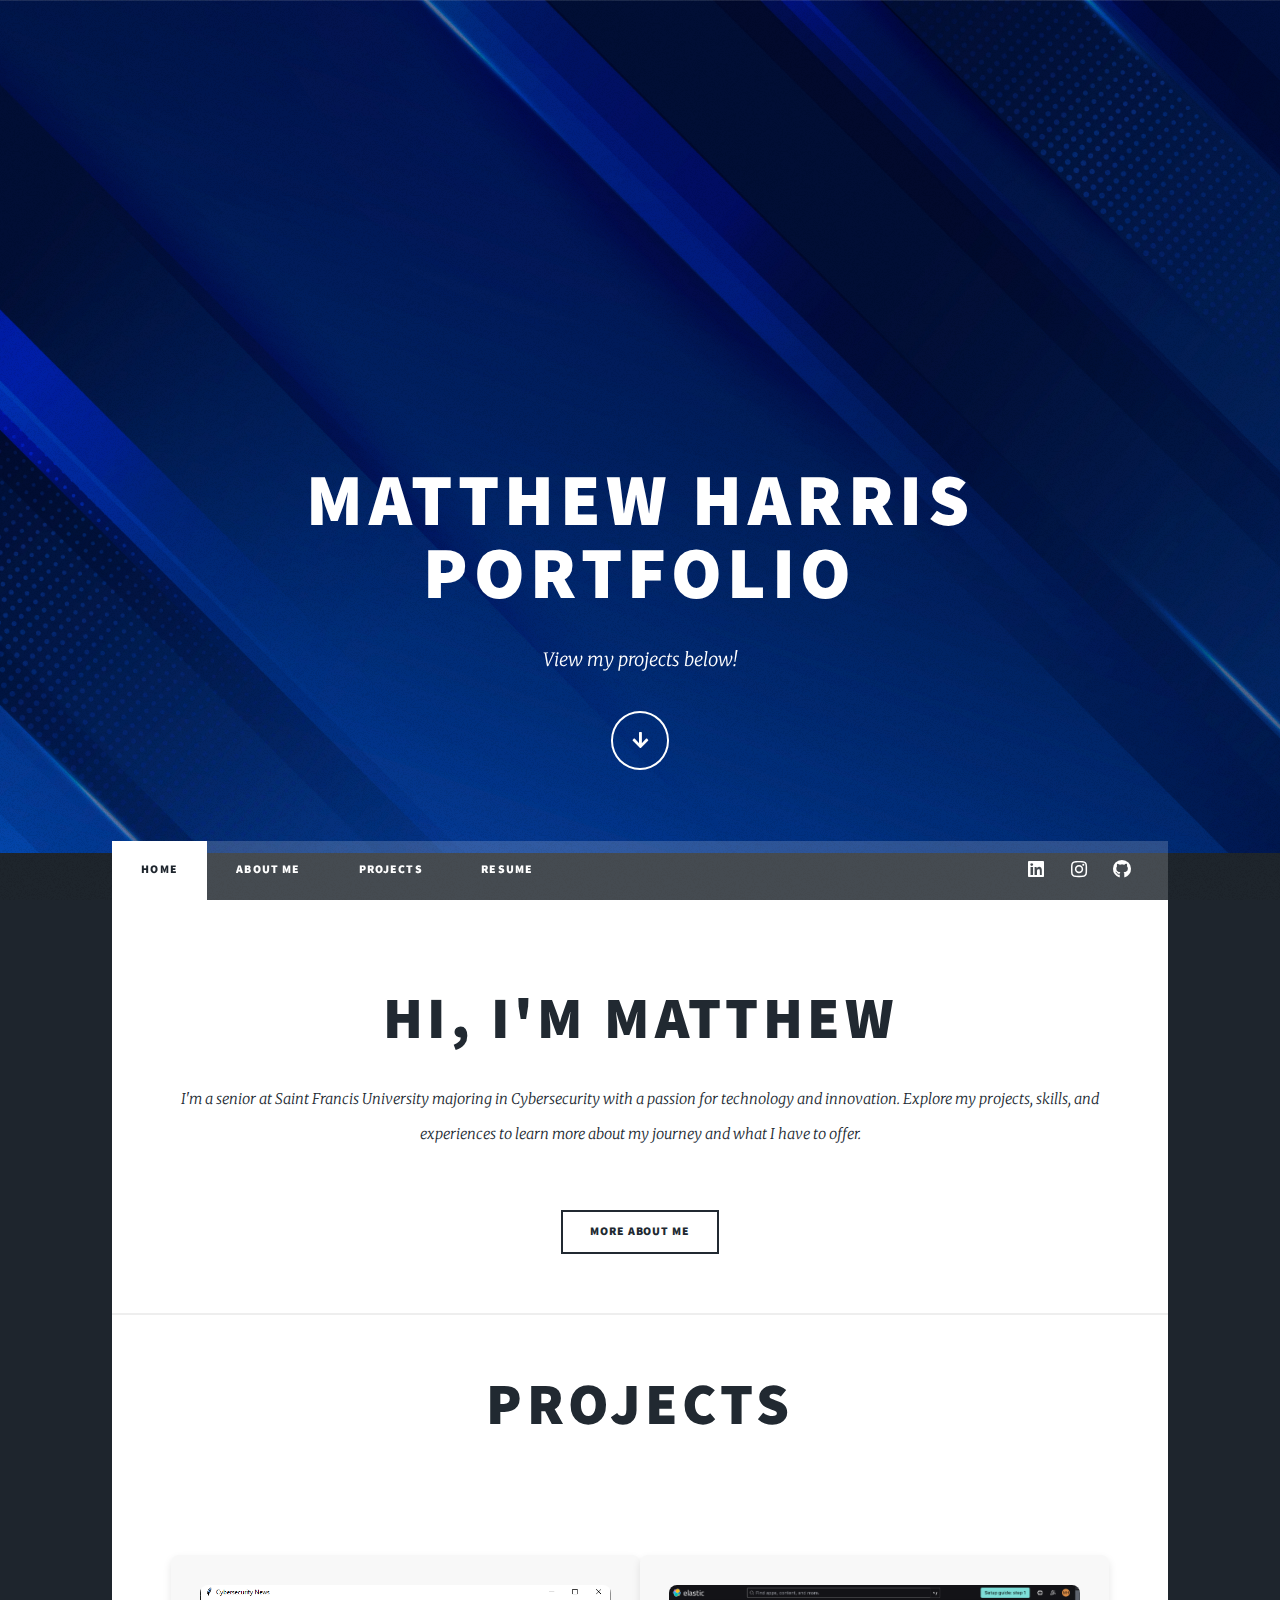
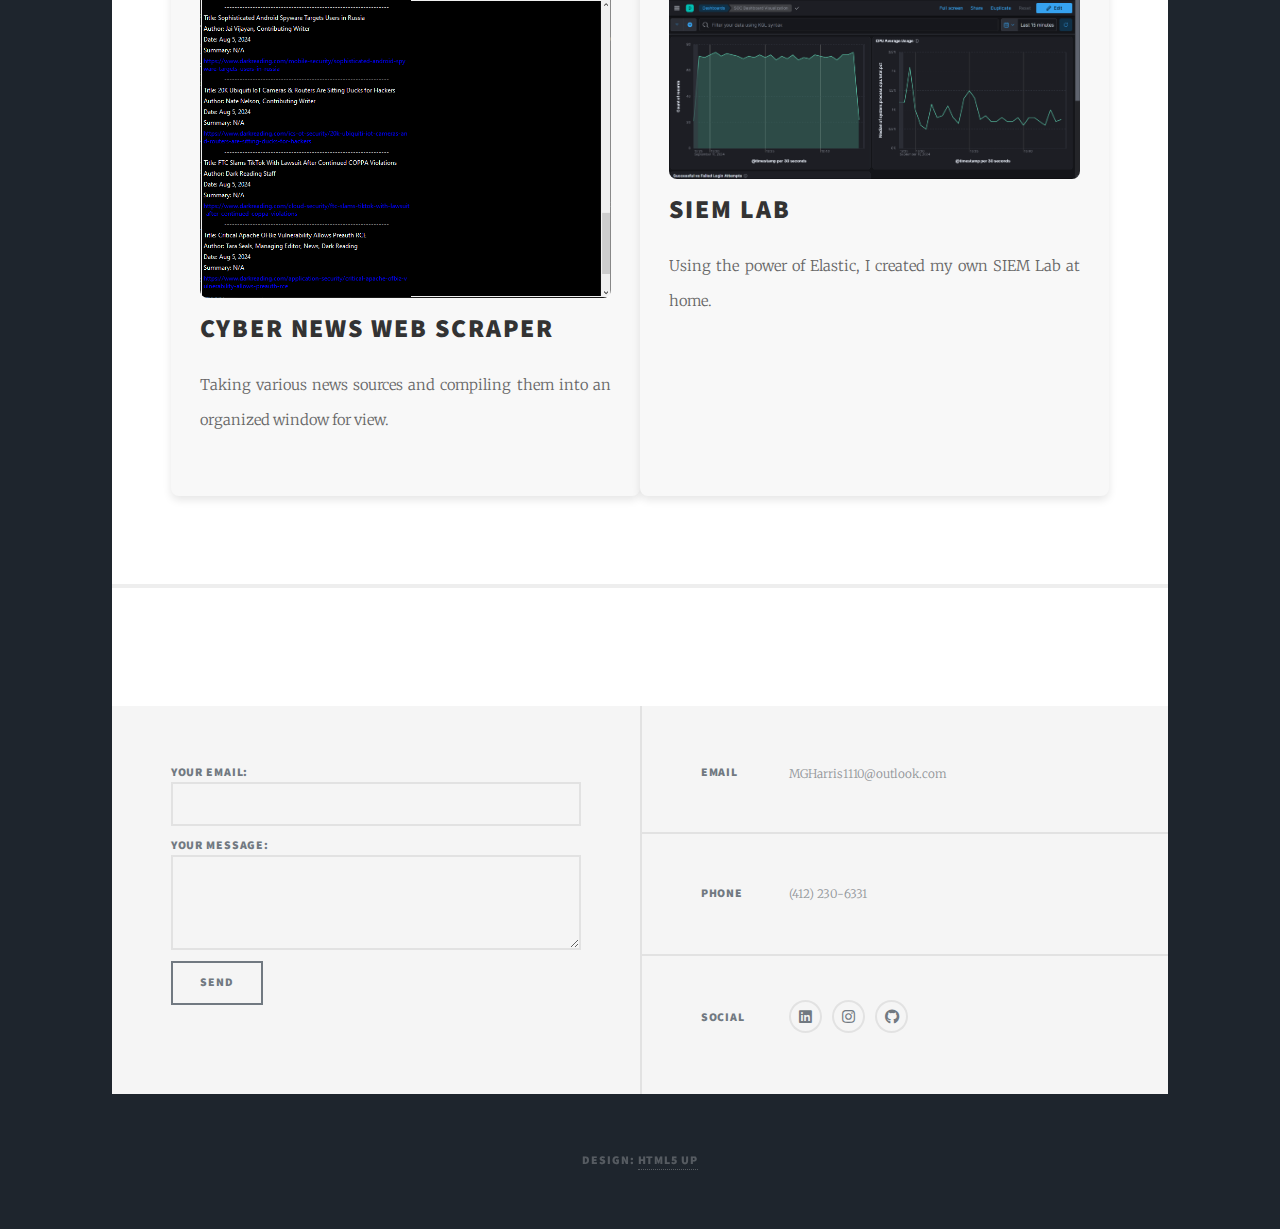
<file: index.html>
<!DOCTYPE HTML>
<html>
<head>
    <title>Matthew Harris Portfolio</title>
    <meta charset="utf-8" />
    <meta name="viewport" content="width=device-width, initial-scale=1, user-scalable=no" />
    <link rel="stylesheet" href="assets/css/main.css" />
    <noscript><link rel="stylesheet" href="assets/css/noscript.css" /></noscript>
</head>
<body class="is-preload">

<!-- Wrapper -->
<div id="wrapper" class="fade-in">

    <!-- Intro -->
    <div id="intro">
        <h1>Matthew Harris<br />
            Portfolio</h1>
        <p>View my projects below!</p>
        <ul class="actions">
            <li><a href="#header" class="button icon solid solo fa-arrow-down scrolly">Continue</a></li>
        </ul>
    </div>

    <!-- Header -->
    <header id="header">
        <a href="index.html" class="logo">Matthew Harris</a>
    </header>

    <!-- Nav -->
    <nav id="nav">
        <ul class="links">
            <li class="active"><a href="index.html">Home</a></li>
            <li><a href="about_me.html">About Me</a></li>
            <li><a href="projects.html">Projects</a></li>
            <li><a href="resume.html">Resume</a></li>
        </ul>
        <ul class="icons">
            <li><a href="https://www.linkedin.com/in/matthew-harris-482693247/" class="icon brands alt fa-linkedin" target="_blank"><span class="label">LinkedIn</span></a></li>
            <li><a href="https://www.instagram.com/mattt.harris/" class="icon brands alt fa-instagram" target="_blank" span class="label" ><span class="label">Instagram</span></a></li>
            <li><a href="https://github.com/mgscion" class="icon brands alt fa-github" target="_blank"><span class="label">GitHub</span></a></li>
        </ul>
    </nav>

    <!-- Main -->
    <div id="main">

        <!-- Featured Post -->
        <article class="post featured">
            <header class="major">
                <h2>Hi, I'm Matthew</a></h2>
                <p>I'm a senior at Saint Francis University majoring in Cybersecurity with a passion for technology and innovation.
                    Explore my projects, skills, and experiences to learn more about my journey and what I have to offer. </p>
            </header>
            <a href="about_me.html" class="button">More about me</a>
        </article>

  <!-- Projects Section -->
<section id="projects" class="projects">
    <header class="major">
        <h1>Projects</h1>
    </header>
    <div class="project-container">
        <!-- Project 1 -->
        <article class="project">
            <a href="project_page_1.html" class="image"><img src="images/Screenshot 2024-08-05 231951.png" alt="Project 1 Image" /></a>
            <div class="project-content">
                <h2><a href="project_page_1.html">Cyber News Web Scraper</a></h2>
                <p>Taking various news sources and compiling them into an organized window for view.</p>
            </div>
        </article>
        
        <!-- Project 2 -->
        <article class="project">
            <a href="project_page_2.html" class="image"><img src="images/ArtifactsandCPU.png" alt="Project 2 Image" /></a>
            <div class="project-content">
                <h2><a href="project_page_2.html">SIEM Lab</a></h2>
                <p>Using the power of Elastic, I created my own SIEM Lab at home.</p>
            </div>
        </article>
    </div>
</section>

        <!-- Posts -->
        <section class="posts">
            <!-- Add your project articles here -->
        </section>

        <!-- Resume Section -->
        <section class="posts">
            <article>
                <header class="major">
            </article>
        </section>

    </div>

    <!-- Footer -->
    <footer id="footer">
        <section>
            <!-- modify this form HTML and place wherever you want your form -->
                <form
                action="https://formspree.io/f/xeojbelj"
                method="POST"
                >
                <label>
                Your email:
                <input type="email" name="email">
                </label>
                <label>
                Your message:
                <textarea name="message"></textarea>
                </label>
                <!-- your other form fields go here -->
                <button type="submit">Send</button>
                </form>
        </section>
        <section class="split contact">
            <section class="alt">
                <h3>Email</h3>
                <p>MGHarris1110@outlook.com</p>
            </section>
            <section>
                <h3>Phone</h3>
                <p>(412) 230-6331</p>
            </section>
            <section>
                <h3>Social</h3>
                <ul class="icons alt">
					<li><a href="https://www.linkedin.com/in/matthew-harris-482693247/" class="icon brands alt fa-linkedin" target="_blank"><span class="label">LinkedIn</span></a></li>
                    <li><a href="https://www.instagram.com/mattt.harris/" class="icon brands alt fa-instagram" target="_blank" span class="label" ><span class="label">Instagram</span></a></li>
                    <li><a href="https://github.com/mgscion" class="icon brands alt fa-github" target="_blank"><span class="label">GitHub</span></a></li>
                </ul>
            </section>
        </section>
    </footer>

    <!-- Copyright -->
    <div id="copyright">
        </li>Design: <a href="https://html5up.net">HTML5 UP</a></li></ul>
    </div>

</div>

<!-- Scripts -->
<script src="assets/js/jquery.min.js"></script>
<script src="assets/js/jquery.scrollex.min.js"></script>
<script src="assets/js/jquery.scrolly.min.js"></script>
<script src="assets/js/browser.min.js"></script>
<script src="assets/js/breakpoints.min.js"></script>
<script src="assets/js/util.js"></script>
<script src="assets/js/main.js"></script>

</body>
</html>
</file>
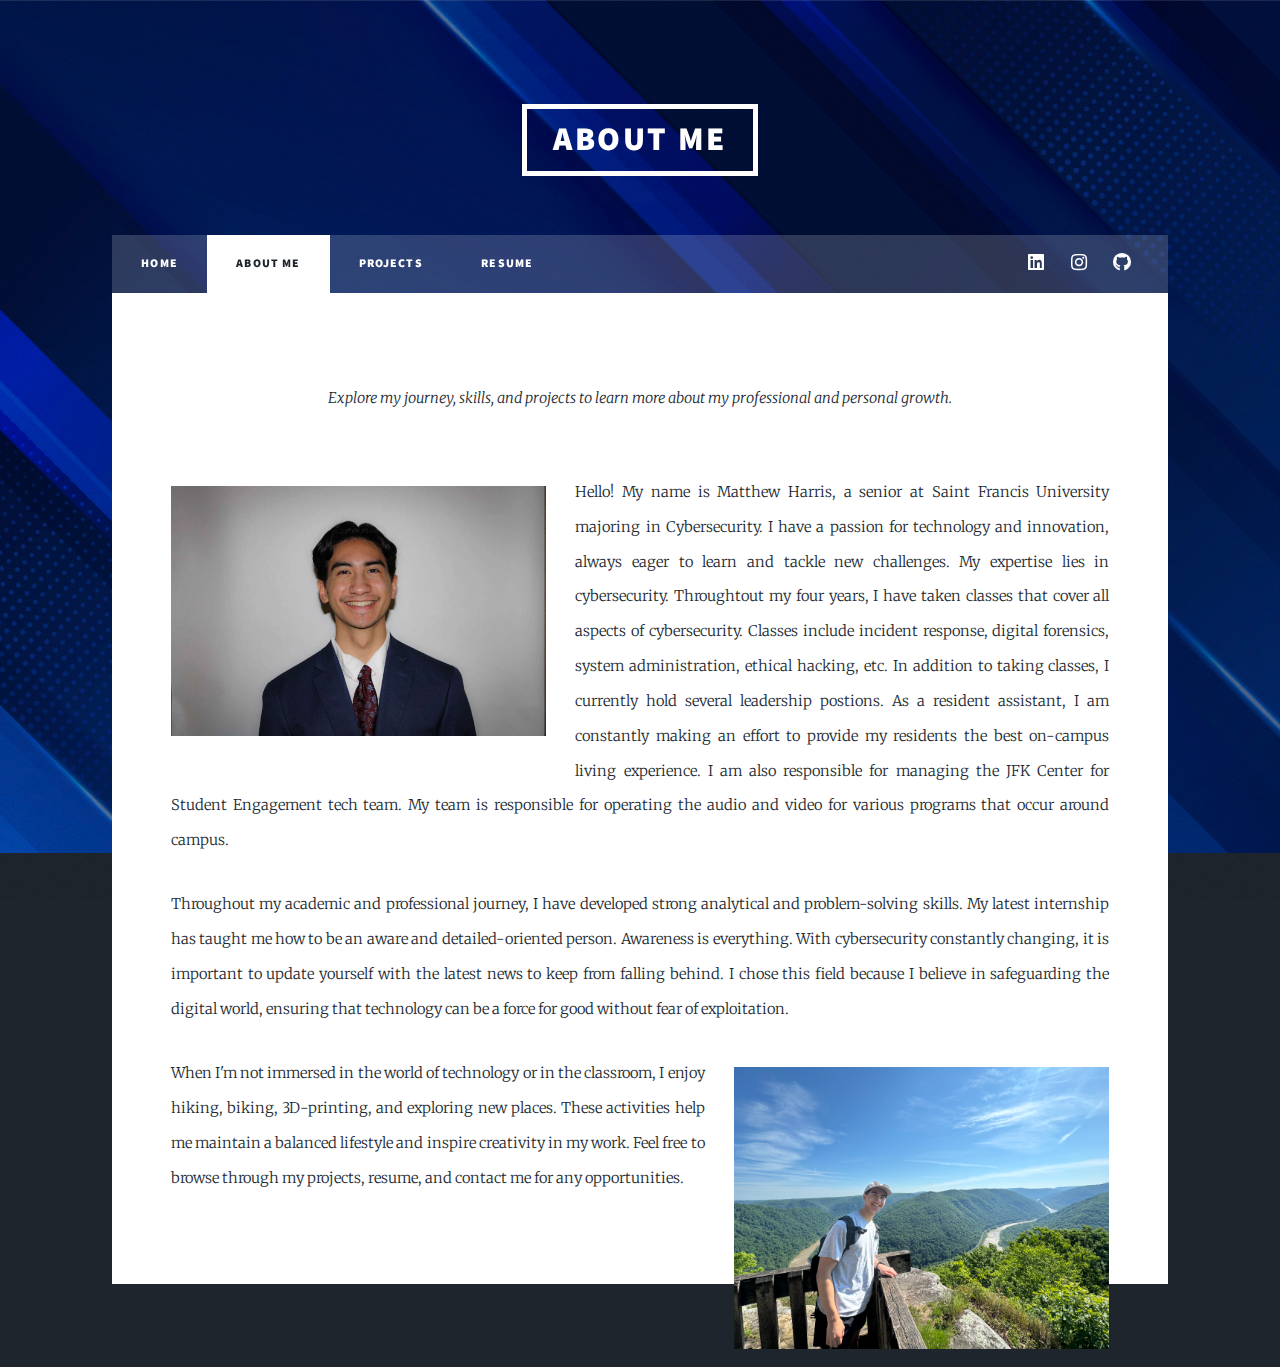
<file: about_me.html>
<!DOCTYPE HTML>
<!--
	Massively by HTML5 UP
	html5up.net | @ajlkn
	Free for personal and commercial use under the CCA 3.0 license (html5up.net/license)
-->
<html>
	<head>
		<title>Generic Page - Massively by HTML5 UP</title>
		<meta charset="utf-8" />
		<meta name="viewport" content="width=device-width, initial-scale=1, user-scalable=no" />
		<link rel="stylesheet" href="assets/css/main.css" />
		<noscript><link rel="stylesheet" href="assets/css/noscript.css" /></noscript>
	</head>
	<body class="is-preload">

		<!-- Wrapper -->
			<div id="wrapper">

				<!-- Header -->
					<header id="header">
						<a href="index.html" class="logo">About Me</a>
					</header>

				<!-- Nav -->
					<nav id="nav">
						<ul class="links">
							<li><a href="index.html">Home</a></li>
							<li class="active"><a href="about_me.html">About Me</a></li>
							<li><a href="projects.html">Projects</a></li>
							<li><a href="resume.html">Resume</a></li>
							
						</ul>
						<ul class="icons">
							<li><a href="https://www.linkedin.com/in/matthew-harris-482693247/" class="icon brands alt fa-linkedin" target="_blank"><span class="label">LinkedIn</span></a></li>
							<li><a href="https://www.instagram.com/mattt.harris/" class="icon brands alt fa-instagram" target="_blank" span class="label" ><span class="label">Instagram</span></a></li>
            				<li><a href="https://github.com/mgscion" class="icon brands alt fa-github" target="_blank"><span class="label">GitHub</span></a></li>
						</ul>
					</nav>

				<!-- Main -->
					<div id="main">

					<!-- Post -->
					<section class="post">
						<header class="major">
							<p>Explore my journey, skills, and projects to learn more about my professional and personal growth.</p>
						</header>
						<p><span class="image left"><img src="images/IMG_8932.JPG" alt="Picture Failed to Load" /></span>
							Hello! My name is Matthew Harris, a senior at Saint Francis University majoring in Cybersecurity. I have a passion for technology and innovation, always eager to learn and tackle new challenges. My expertise lies in cybersecurity. Throughtout my four years, I have taken classes that cover all aspects of cybersecurity.
							Classes include incident response, digital forensics, system administration, ethical hacking, etc. In addition to taking classes, I currently hold several leadership postions. As a resident assistant, I am constantly making an effort to 
							provide my residents the best on-campus living experience. I am also responsible for managing the JFK Center for Student Engagement tech team. My team is responsible for operating the audio and video for various programs that occur around campus.</p>
							<p>Throughout my academic and professional journey, I have developed strong analytical and problem-solving skills. My latest internship has taught me how to be an aware and detailed-oriented person. Awareness is everything.
							With cybersecurity constantly changing, it is important to update yourself with the latest news to keep from falling behind. I chose this field because I believe in safeguarding the digital world, ensuring that technology can be a force for good without fear of exploitation.</p>
							<p><span class="image right"><img src="images/IMG_7228.jpg" alt="Picture Failed to Load" /></span>
							When I'm not immersed in the world of technology or in the classroom, I enjoy hiking, biking, 3D-printing, and exploring new places. These activities help me maintain a balanced lifestyle and inspire creativity in my work. Feel free to browse through my projects, resume, and contact me for any opportunities.</p>
					</section>
				</div>
				
		<!-- Scripts -->
			<script src="assets/js/jquery.min.js"></script>
			<script src="assets/js/jquery.scrollex.min.js"></script>
			<script src="assets/js/jquery.scrolly.min.js"></script>
			<script src="assets/js/browser.min.js"></script>
			<script src="assets/js/breakpoints.min.js"></script>
			<script src="assets/js/util.js"></script>
			<script src="assets/js/main.js"></script>

	</body>
</html>
</file>
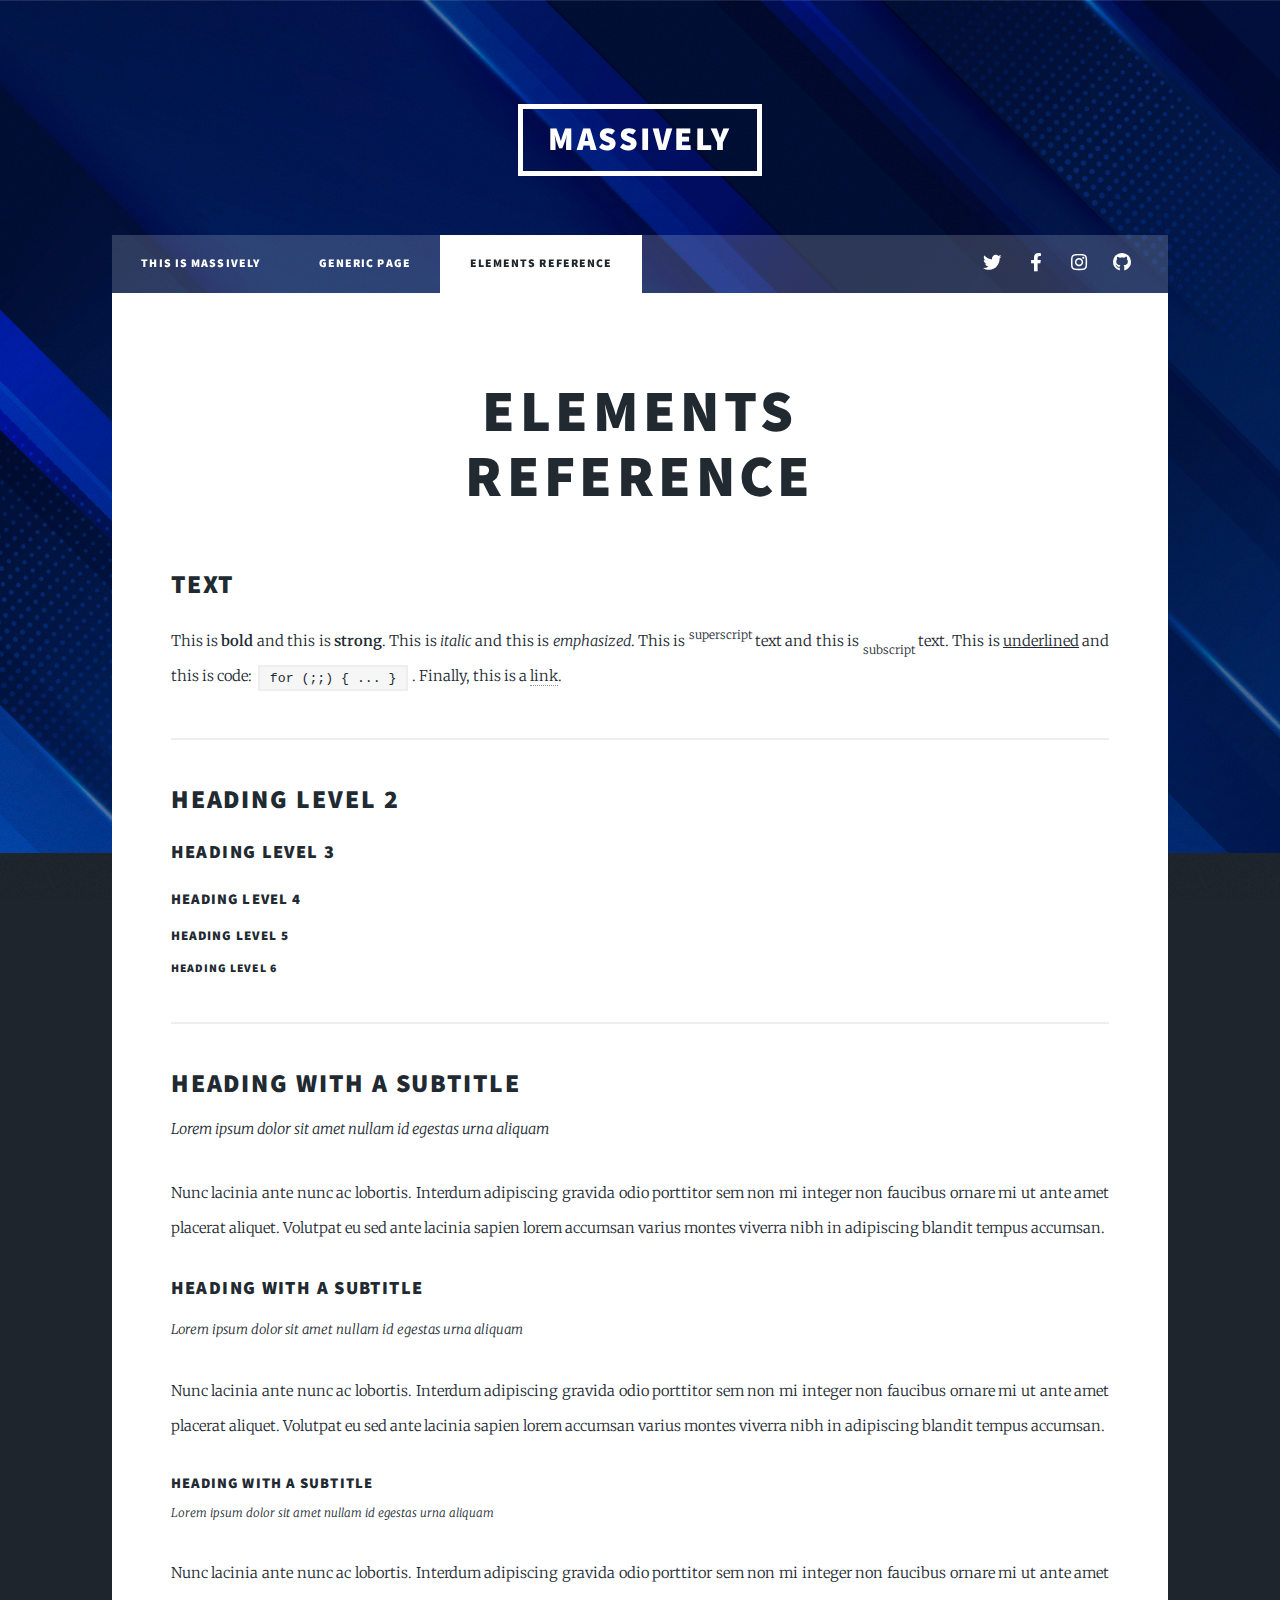
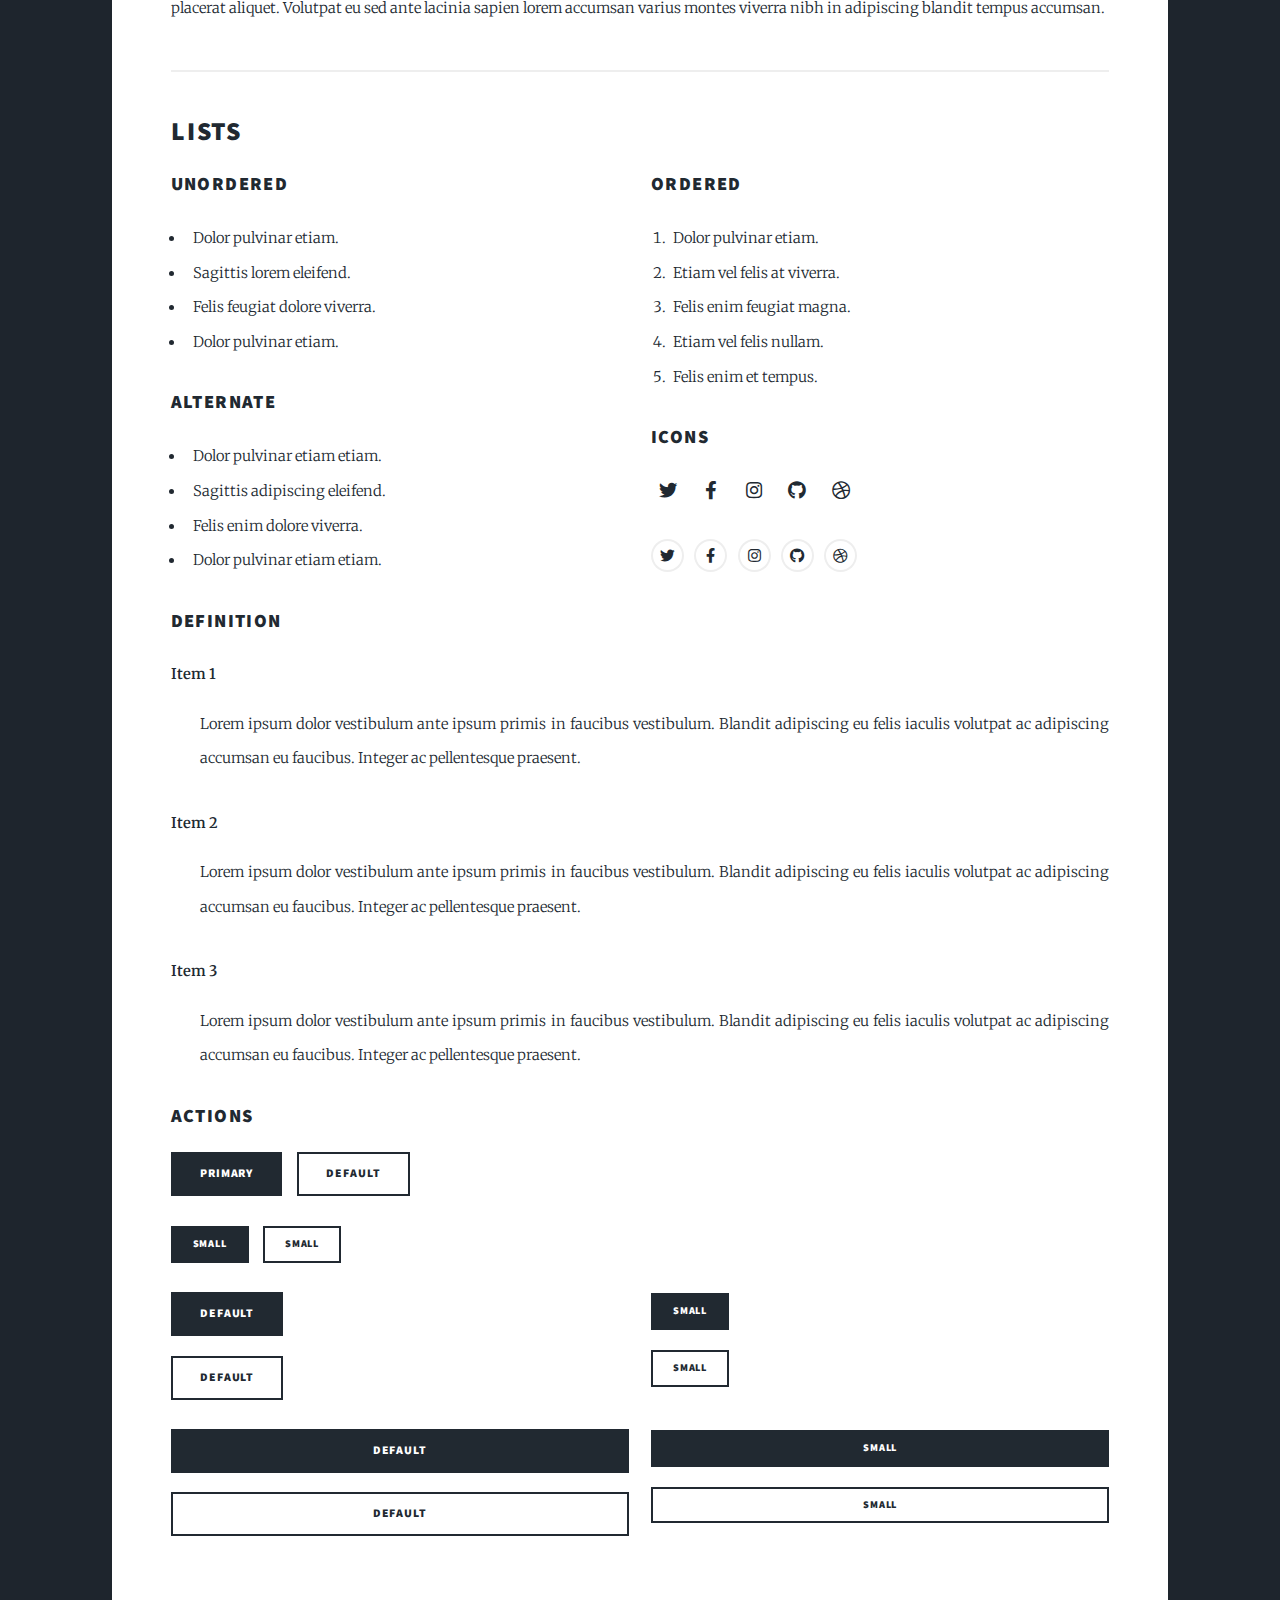
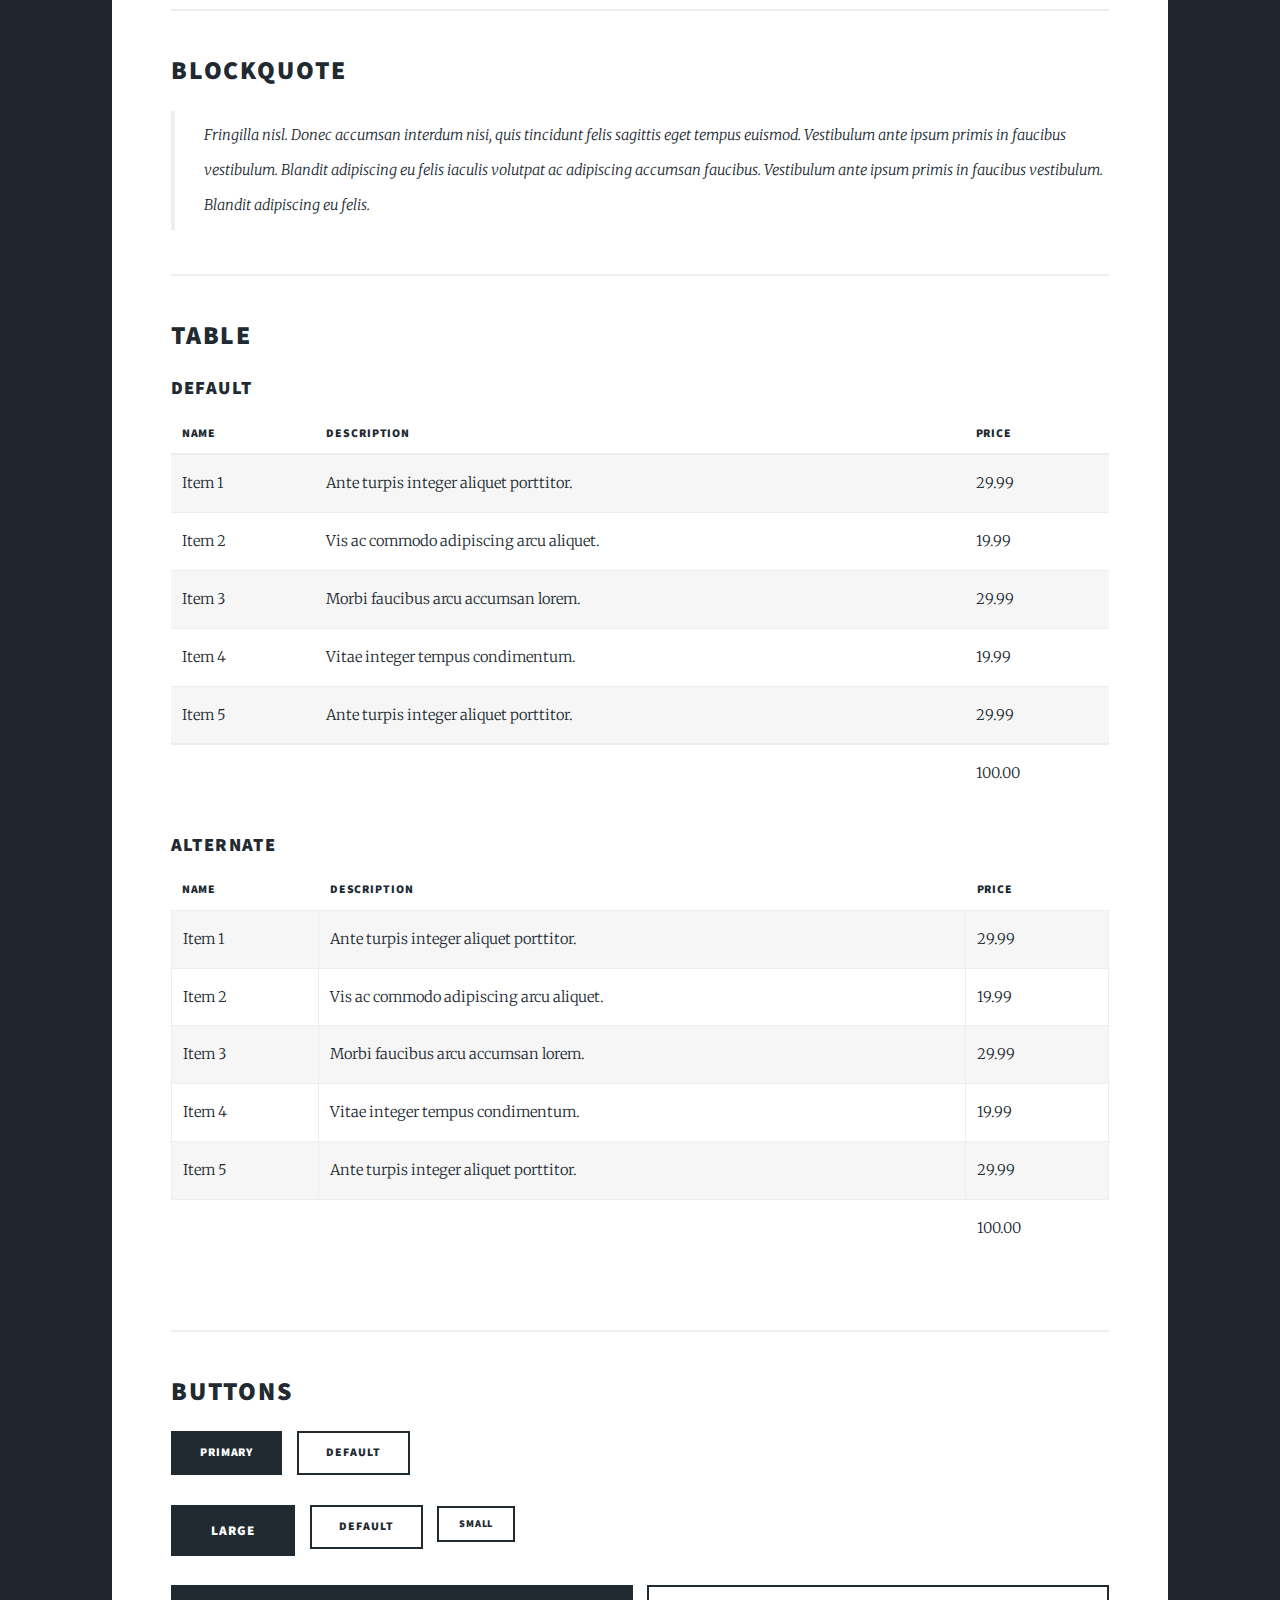
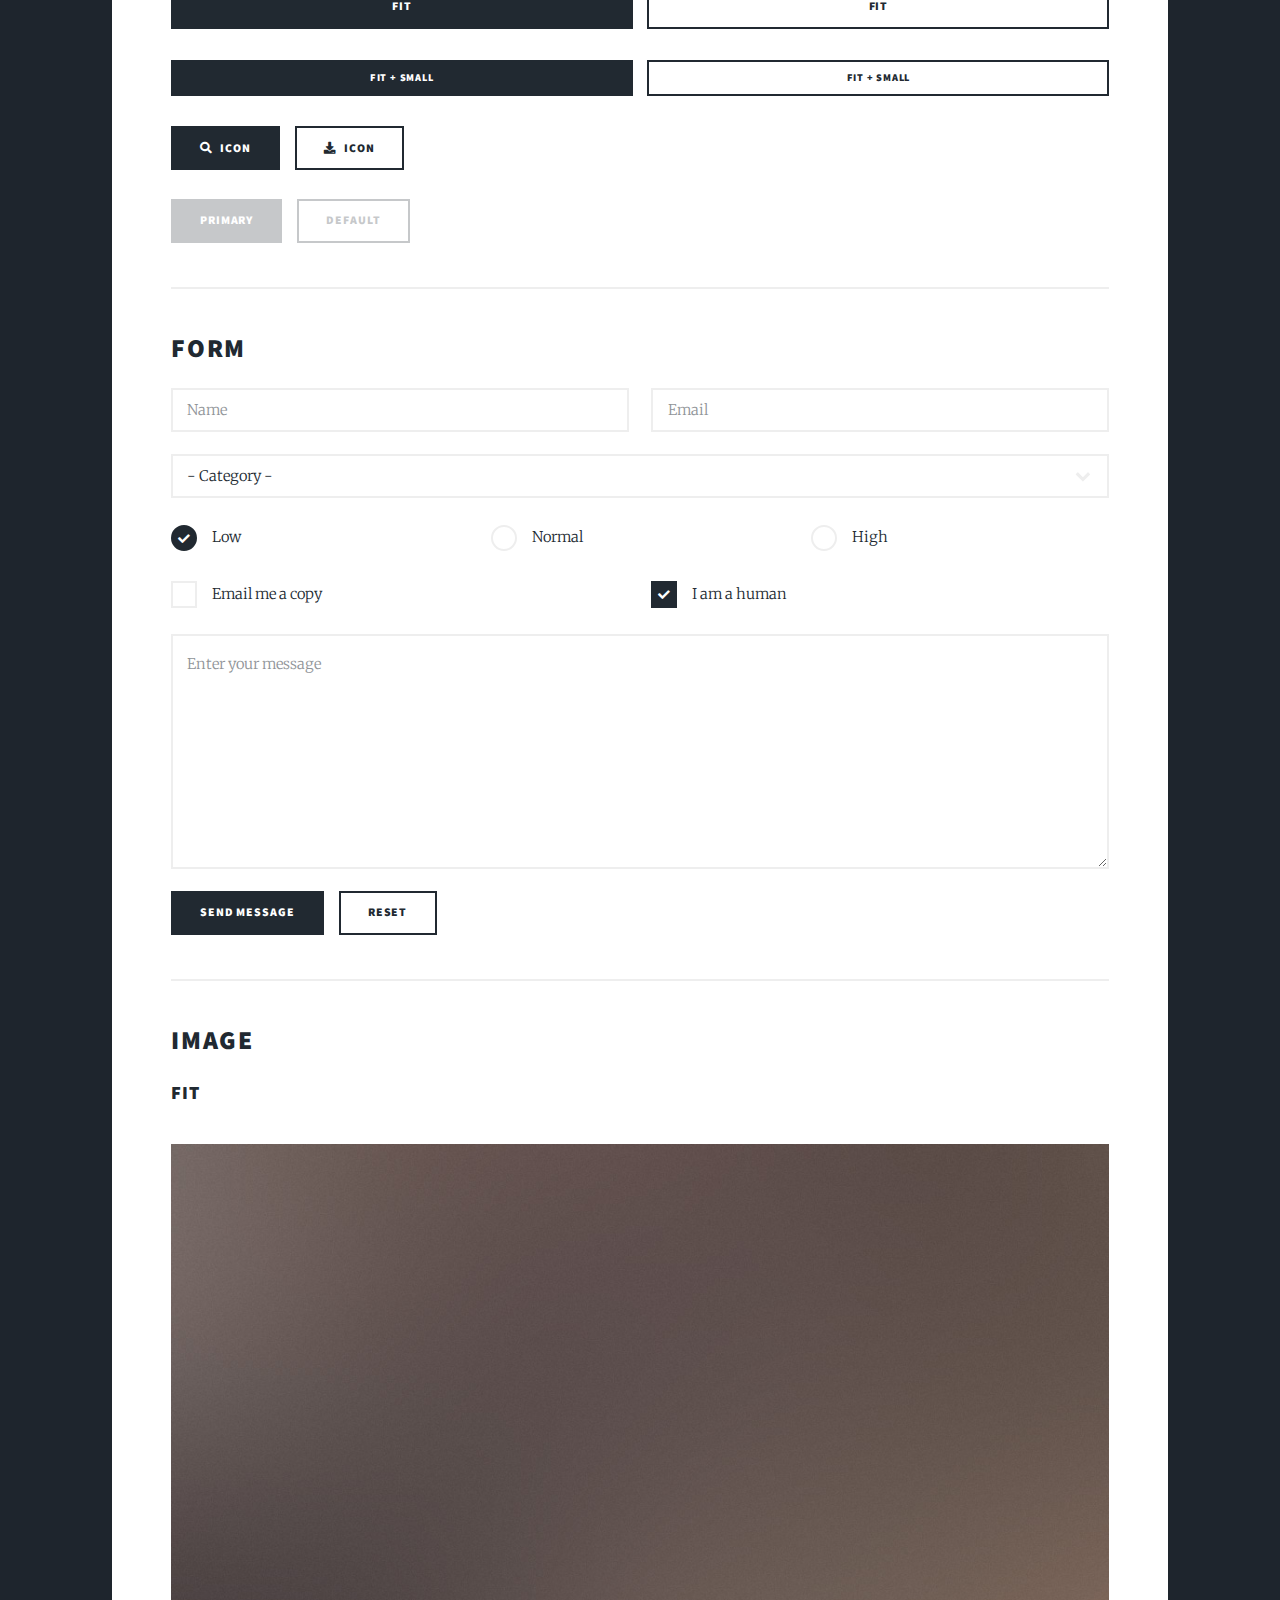
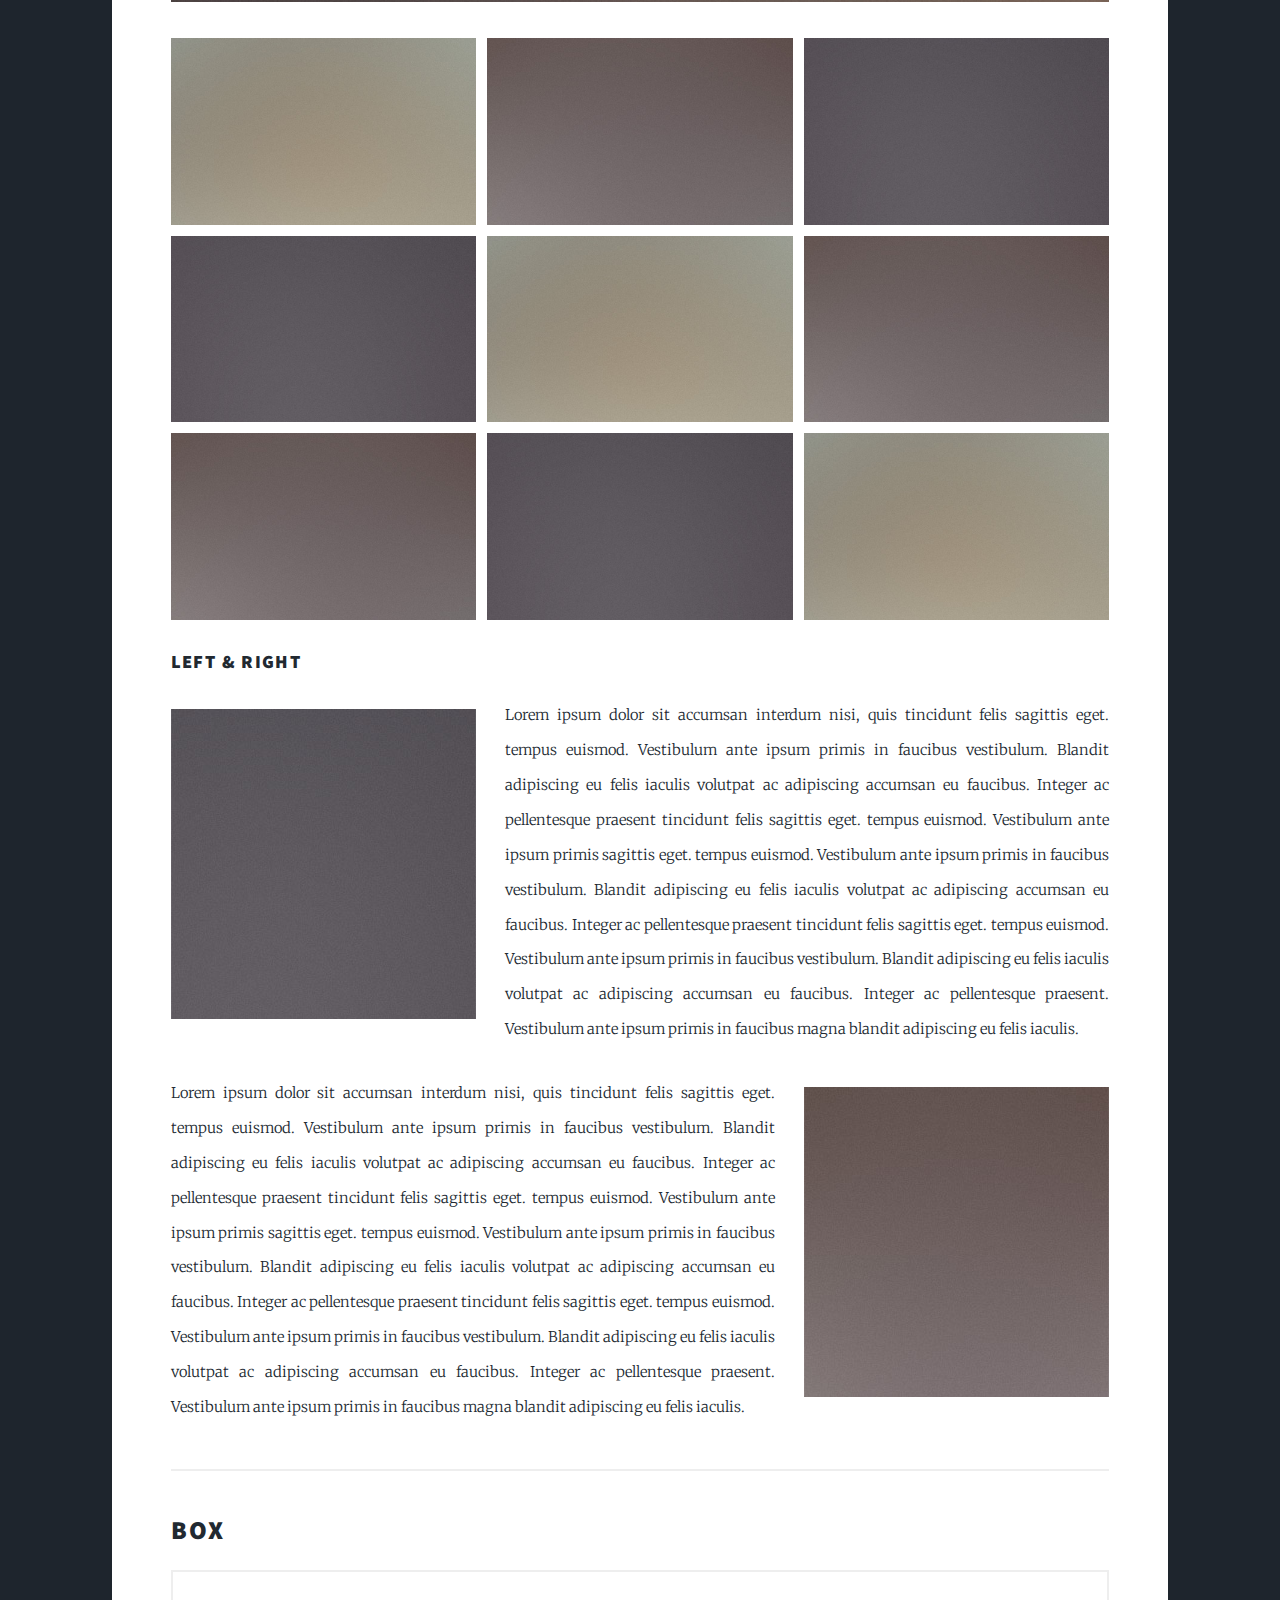
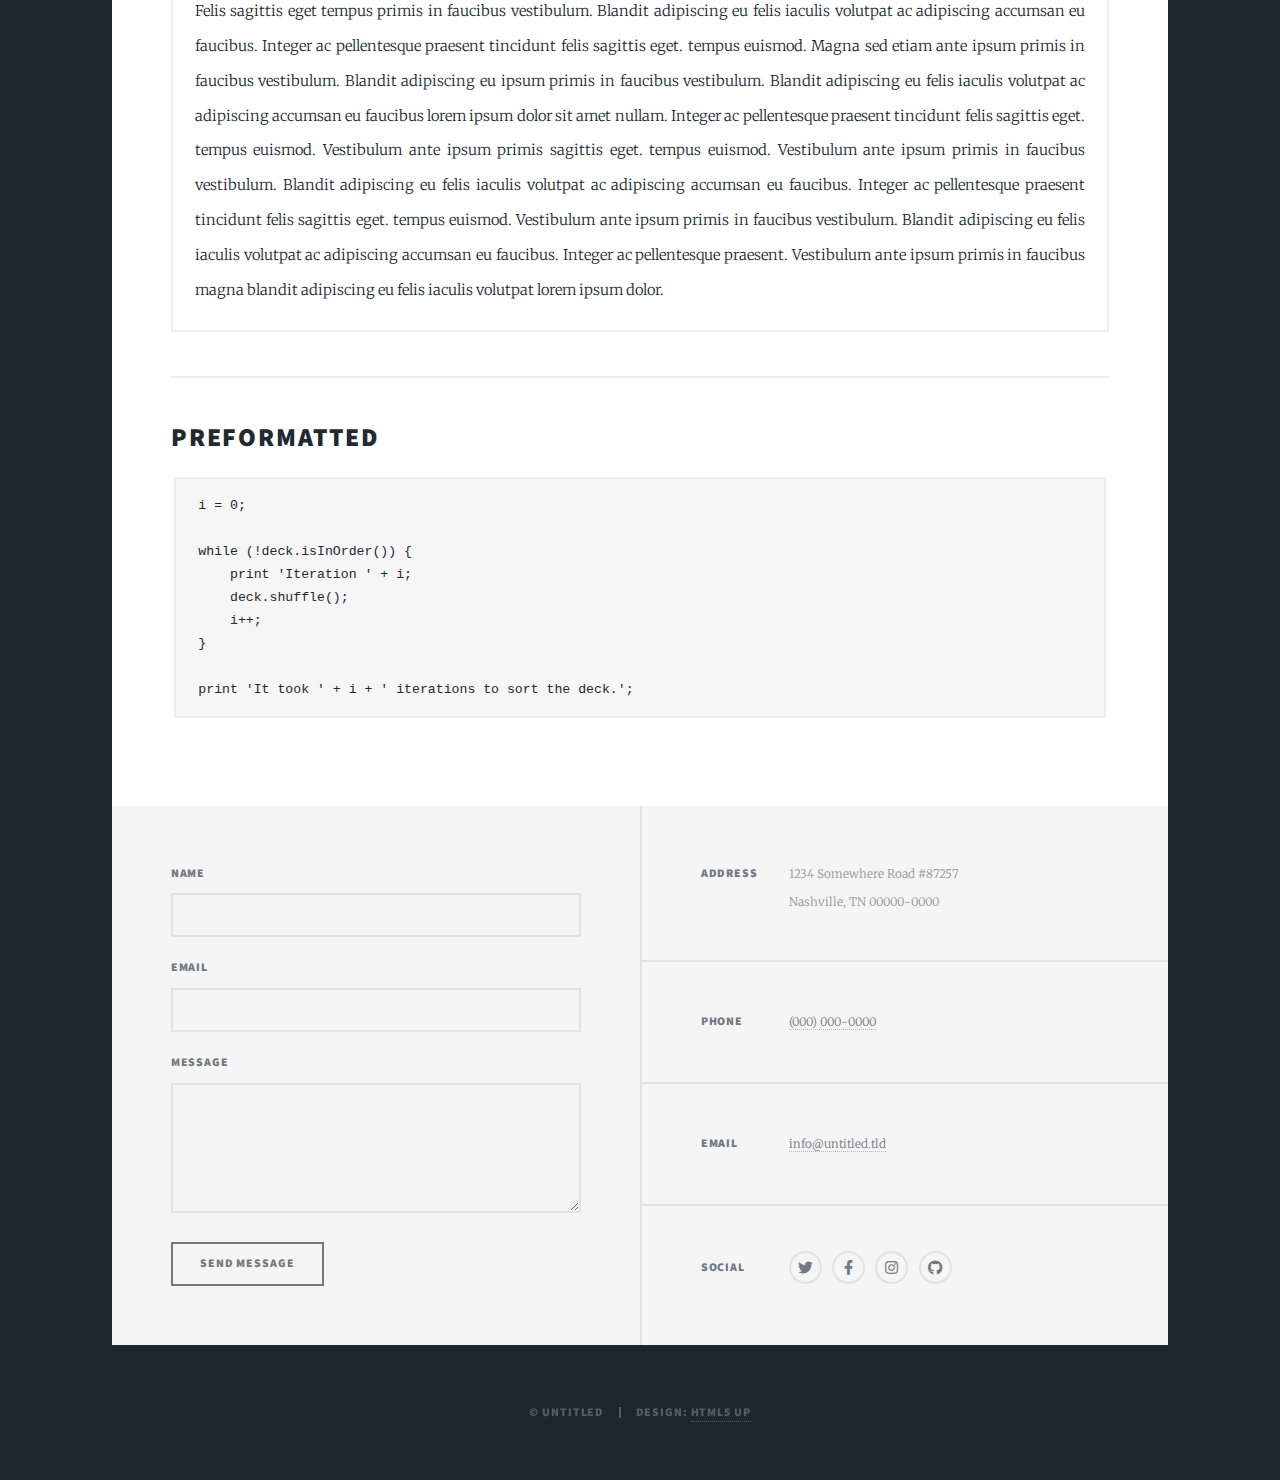
<file: elements.html>
<!DOCTYPE HTML>
<!--
	Massively by HTML5 UP
	html5up.net | @ajlkn
	Free for personal and commercial use under the CCA 3.0 license (html5up.net/license)
-->
<html>
	<head>
		<title>Elements Reference - Massively by HTML5 UP</title>
		<meta charset="utf-8" />
		<meta name="viewport" content="width=device-width, initial-scale=1, user-scalable=no" />
		<link rel="stylesheet" href="assets/css/main.css" />
		<noscript><link rel="stylesheet" href="assets/css/noscript.css" /></noscript>
	</head>
	<body class="is-preload">

		<!-- Wrapper -->
			<div id="wrapper">

				<!-- Header -->
					<header id="header">
						<a href="index.html" class="logo">Massively</a>
					</header>

				<!-- Nav -->
					<nav id="nav">
						<ul class="links">
							<li><a href="index.html">This is Massively</a></li>
							<li><a href="generic.html">Generic Page</a></li>
							<li class="active"><a href="elements.html">Elements Reference</a></li>
						</ul>
						<ul class="icons">
							<li><a href="#" class="icon brands fa-twitter"><span class="label">Twitter</span></a></li>
							<li><a href="#" class="icon brands fa-facebook-f"><span class="label">Facebook</span></a></li>
							<li><a href="#" class="icon brands fa-instagram"><span class="label">Instagram</span></a></li>
							<li><a href="#" class="icon brands fa-github"><span class="label">GitHub</span></a></li>
						</ul>
					</nav>

				<!-- Main -->
					<div id="main">

						<!-- Post -->
							<section class="post">
								<header class="major">
									<h1>Elements<br />
									Reference</h1>
								</header>

								<!-- Text stuff -->
									<h2>Text</h2>
									<p>This is <b>bold</b> and this is <strong>strong</strong>. This is <i>italic</i> and this is <em>emphasized</em>.
									This is <sup>superscript</sup> text and this is <sub>subscript</sub> text.
									This is <u>underlined</u> and this is code: <code>for (;;) { ... }</code>.
									Finally, this is a <a href="#">link</a>.</p>
									<hr />
									<h2>Heading Level 2</h2>
									<h3>Heading Level 3</h3>
									<h4>Heading Level 4</h4>
									<h5>Heading Level 5</h5>
									<h6>Heading Level 6</h6>
									<hr />
									<header>
										<h2>Heading with a Subtitle</h2>
										<p>Lorem ipsum dolor sit amet nullam id egestas urna aliquam</p>
									</header>
									<p>Nunc lacinia ante nunc ac lobortis. Interdum adipiscing gravida odio porttitor sem non mi integer non faucibus ornare mi ut ante amet placerat aliquet. Volutpat eu sed ante lacinia sapien lorem accumsan varius montes viverra nibh in adipiscing blandit tempus accumsan.</p>
									<header>
										<h3>Heading with a Subtitle</h3>
										<p>Lorem ipsum dolor sit amet nullam id egestas urna aliquam</p>
									</header>
									<p>Nunc lacinia ante nunc ac lobortis. Interdum adipiscing gravida odio porttitor sem non mi integer non faucibus ornare mi ut ante amet placerat aliquet. Volutpat eu sed ante lacinia sapien lorem accumsan varius montes viverra nibh in adipiscing blandit tempus accumsan.</p>
									<header>
										<h4>Heading with a Subtitle</h4>
										<p>Lorem ipsum dolor sit amet nullam id egestas urna aliquam</p>
									</header>
									<p>Nunc lacinia ante nunc ac lobortis. Interdum adipiscing gravida odio porttitor sem non mi integer non faucibus ornare mi ut ante amet placerat aliquet. Volutpat eu sed ante lacinia sapien lorem accumsan varius montes viverra nibh in adipiscing blandit tempus accumsan.</p>

									<hr />

								<!-- Lists -->
									<h2>Lists</h2>
									<div class="row">
										<div class="col-6 col-12-small">

											<h3>Unordered</h3>
											<ul>
												<li>Dolor pulvinar etiam.</li>
												<li>Sagittis lorem eleifend.</li>
												<li>Felis feugiat dolore viverra.</li>
												<li>Dolor pulvinar etiam.</li>
											</ul>

											<h3>Alternate</h3>
											<ul class="alt">
												<li>Dolor pulvinar etiam etiam.</li>
												<li>Sagittis adipiscing eleifend.</li>
												<li>Felis enim dolore viverra.</li>
												<li>Dolor pulvinar etiam etiam.</li>
											</ul>

										</div>
										<div class="col-6 col-12-small">

											<h3>Ordered</h3>
											<ol>
												<li>Dolor pulvinar etiam.</li>
												<li>Etiam vel felis at viverra.</li>
												<li>Felis enim feugiat magna.</li>
												<li>Etiam vel felis nullam.</li>
												<li>Felis enim et tempus.</li>
											</ol>

											<h3>Icons</h3>
											<ul class="icons">
												<li><a href="#" class="icon brands fa-twitter"><span class="label">Twitter</span></a></li>
												<li><a href="#" class="icon brands fa-facebook-f"><span class="label">Facebook</span></a></li>
												<li><a href="#" class="icon brands fa-instagram"><span class="label">Instagram</span></a></li>
												<li><a href="#" class="icon brands fa-github"><span class="label">Github</span></a></li>
												<li><a href="#" class="icon brands fa-dribbble"><span class="label">Dribbble</span></a></li>
											</ul>
											<ul class="icons alt">
												<li><a href="#" class="icon brands alt fa-twitter"><span class="label">Twitter</span></a></li>
												<li><a href="#" class="icon brands alt fa-facebook-f"><span class="label">Facebook</span></a></li>
												<li><a href="#" class="icon brands alt fa-instagram"><span class="label">Instagram</span></a></li>
												<li><a href="#" class="icon brands alt fa-github"><span class="label">Github</span></a></li>
												<li><a href="#" class="icon brands alt fa-dribbble"><span class="label">Dribbble</span></a></li>
											</ul>

										</div>
									</div>
									<h3>Definition</h3>
									<dl>
										<dt>Item 1</dt>
										<dd>
											<p>Lorem ipsum dolor vestibulum ante ipsum primis in faucibus vestibulum. Blandit adipiscing eu felis iaculis volutpat ac adipiscing accumsan eu faucibus. Integer ac pellentesque praesent.</p>
										</dd>
										<dt>Item 2</dt>
										<dd>
											<p>Lorem ipsum dolor vestibulum ante ipsum primis in faucibus vestibulum. Blandit adipiscing eu felis iaculis volutpat ac adipiscing accumsan eu faucibus. Integer ac pellentesque praesent.</p>
										</dd>
										<dt>Item 3</dt>
										<dd>
											<p>Lorem ipsum dolor vestibulum ante ipsum primis in faucibus vestibulum. Blandit adipiscing eu felis iaculis volutpat ac adipiscing accumsan eu faucibus. Integer ac pellentesque praesent.</p>
										</dd>
									</dl>

									<h3>Actions</h3>
									<ul class="actions">
										<li><a href="#" class="button primary">Primary</a></li>
										<li><a href="#" class="button">Default</a></li>
									</ul>
									<ul class="actions small">
										<li><a href="#" class="button primary small">Small</a></li>
										<li><a href="#" class="button small">Small</a></li>
									</ul>
									<div class="row">
										<div class="col-6 col-12-small">
											<ul class="actions stacked">
												<li><a href="#" class="button primary">Default</a></li>
												<li><a href="#" class="button">Default</a></li>
											</ul>
										</div>
										<div class="col-6 col-12-small">
											<ul class="actions stacked">
												<li><a href="#" class="button primary small">Small</a></li>
												<li><a href="#" class="button small">Small</a></li>
											</ul>
										</div>
									</div>
									<div class="row">
										<div class="col-6 col-12-small">
											<ul class="actions stacked">
												<li><a href="#" class="button primary fit">Default</a></li>
												<li><a href="#" class="button fit">Default</a></li>
											</ul>
										</div>
										<div class="col-6 col-12-small">
											<ul class="actions stacked">
												<li><a href="#" class="button primary small fit">Small</a></li>
												<li><a href="#" class="button small fit">Small</a></li>
											</ul>
										</div>
									</div>

									<hr />

								<!-- Blockquote -->
									<h2>Blockquote</h2>
									<blockquote>Fringilla nisl. Donec accumsan interdum nisi, quis tincidunt felis sagittis eget tempus euismod. Vestibulum ante ipsum primis in faucibus vestibulum. Blandit adipiscing eu felis iaculis volutpat ac adipiscing accumsan faucibus. Vestibulum ante ipsum primis in faucibus vestibulum. Blandit adipiscing eu felis.</blockquote>

									<hr />

								<!-- Table -->
									<h2>Table</h2>

									<h3>Default</h3>
									<div class="table-wrapper">
										<table>
											<thead>
												<tr>
													<th>Name</th>
													<th>Description</th>
													<th>Price</th>
												</tr>
											</thead>
											<tbody>
												<tr>
													<td>Item 1</td>
													<td>Ante turpis integer aliquet porttitor.</td>
													<td>29.99</td>
												</tr>
												<tr>
													<td>Item 2</td>
													<td>Vis ac commodo adipiscing arcu aliquet.</td>
													<td>19.99</td>
												</tr>
												<tr>
													<td>Item 3</td>
													<td> Morbi faucibus arcu accumsan lorem.</td>
													<td>29.99</td>
												</tr>
												<tr>
													<td>Item 4</td>
													<td>Vitae integer tempus condimentum.</td>
													<td>19.99</td>
												</tr>
												<tr>
													<td>Item 5</td>
													<td>Ante turpis integer aliquet porttitor.</td>
													<td>29.99</td>
												</tr>
											</tbody>
											<tfoot>
												<tr>
													<td colspan="2"></td>
													<td>100.00</td>
												</tr>
											</tfoot>
										</table>
									</div>

									<h3>Alternate</h3>
									<div class="table-wrapper">
										<table class="alt">
											<thead>
												<tr>
													<th>Name</th>
													<th>Description</th>
													<th>Price</th>
												</tr>
											</thead>
											<tbody>
												<tr>
													<td>Item 1</td>
													<td>Ante turpis integer aliquet porttitor.</td>
													<td>29.99</td>
												</tr>
												<tr>
													<td>Item 2</td>
													<td>Vis ac commodo adipiscing arcu aliquet.</td>
													<td>19.99</td>
												</tr>
												<tr>
													<td>Item 3</td>
													<td> Morbi faucibus arcu accumsan lorem.</td>
													<td>29.99</td>
												</tr>
												<tr>
													<td>Item 4</td>
													<td>Vitae integer tempus condimentum.</td>
													<td>19.99</td>
												</tr>
												<tr>
													<td>Item 5</td>
													<td>Ante turpis integer aliquet porttitor.</td>
													<td>29.99</td>
												</tr>
											</tbody>
											<tfoot>
												<tr>
													<td colspan="2"></td>
													<td>100.00</td>
												</tr>
											</tfoot>
										</table>
									</div>

									<hr />

								<!-- Buttons -->
									<h2>Buttons</h2>
									<ul class="actions">
										<li><a href="#" class="button primary">Primary</a></li>
										<li><a href="#" class="button">Default</a></li>
									</ul>
									<ul class="actions">
										<li><a href="#" class="button primary large">Large</a></li>
										<li><a href="#" class="button">Default</a></li>
										<li><a href="#" class="button small">Small</a></li>
									</ul>
									<ul class="actions fit">
										<li><a href="#" class="button primary fit">Fit</a></li>
										<li><a href="#" class="button fit">Fit</a></li>
									</ul>
									<ul class="actions fit small">
										<li><a href="#" class="button primary fit small">Fit + Small</a></li>
										<li><a href="#" class="button fit small">Fit + Small</a></li>
									</ul>
									<ul class="actions">
										<li><a href="#" class="button primary icon solid fa-search">Icon</a></li>
										<li><a href="#" class="button icon solid fa-download">Icon</a></li>
									</ul>
									<ul class="actions">
										<li><span class="button primary disabled">Primary</span></li>
										<li><span class="button disabled">Default</span></li>
									</ul>

									<hr />

								<!-- Form -->
									<h2>Form</h2>

									<form method="post" action="#">
										<div class="row gtr-uniform">
											<div class="col-6 col-12-xsmall">
												<input type="text" name="demo-name" id="demo-name" value="" placeholder="Name" />
											</div>
											<div class="col-6 col-12-xsmall">
												<input type="email" name="demo-email" id="demo-email" value="" placeholder="Email" />
											</div>
											<!-- Break -->
											<div class="col-12">
												<select name="demo-category" id="demo-category">
													<option value="">- Category -</option>
													<option value="1">Manufacturing</option>
													<option value="1">Shipping</option>
													<option value="1">Administration</option>
													<option value="1">Human Resources</option>
												</select>
											</div>
											<!-- Break -->
											<div class="col-4 col-12-small">
												<input type="radio" id="demo-priority-low" name="demo-priority" checked>
												<label for="demo-priority-low">Low</label>
											</div>
											<div class="col-4 col-12-small">
												<input type="radio" id="demo-priority-normal" name="demo-priority">
												<label for="demo-priority-normal">Normal</label>
											</div>
											<div class="col-4 col-12-small">
												<input type="radio" id="demo-priority-high" name="demo-priority">
												<label for="demo-priority-high">High</label>
											</div>
											<!-- Break -->
											<div class="col-6 col-12-small">
												<input type="checkbox" id="demo-copy" name="demo-copy">
												<label for="demo-copy">Email me a copy</label>
											</div>
											<div class="col-6 col-12-small">
												<input type="checkbox" id="demo-human" name="demo-human" checked>
												<label for="demo-human">I am a human</label>
											</div>
											<!-- Break -->
											<div class="col-12">
												<textarea name="demo-message" id="demo-message" placeholder="Enter your message" rows="6"></textarea>
											</div>
											<!-- Break -->
											<div class="col-12">
												<ul class="actions">
													<li><input type="submit" value="Send Message" class="primary" /></li>
													<li><input type="reset" value="Reset" /></li>
												</ul>
											</div>
										</div>
									</form>

									<hr />

								<!-- Image -->
									<h2>Image</h2>

									<h3>Fit</h3>
									<span class="image fit"><img src="images/pic01.jpg" alt="" /></span>
									<div class="box alt">
										<div class="row gtr-50 gtr-uniform">
											<div class="col-4"><span class="image fit"><img src="images/pic02.jpg" alt="" /></span></div>
											<div class="col-4"><span class="image fit"><img src="images/pic03.jpg" alt="" /></span></div>
											<div class="col-4"><span class="image fit"><img src="images/pic04.jpg" alt="" /></span></div>
											<!-- Break -->
											<div class="col-4"><span class="image fit"><img src="images/pic04.jpg" alt="" /></span></div>
											<div class="col-4"><span class="image fit"><img src="images/pic02.jpg" alt="" /></span></div>
											<div class="col-4"><span class="image fit"><img src="images/pic03.jpg" alt="" /></span></div>
											<!-- Break -->
											<div class="col-4"><span class="image fit"><img src="images/pic03.jpg" alt="" /></span></div>
											<div class="col-4"><span class="image fit"><img src="images/pic04.jpg" alt="" /></span></div>
											<div class="col-4"><span class="image fit"><img src="images/pic02.jpg" alt="" /></span></div>
										</div>
									</div>

									<h3>Left &amp; Right</h3>
									<p><span class="image left"><img src="images/pic08.jpg" alt="" /></span>Lorem ipsum dolor sit accumsan interdum nisi, quis tincidunt felis sagittis eget. tempus euismod. Vestibulum ante ipsum primis in faucibus vestibulum. Blandit adipiscing eu felis iaculis volutpat ac adipiscing accumsan eu faucibus. Integer ac pellentesque praesent tincidunt felis sagittis eget. tempus euismod. Vestibulum ante ipsum primis sagittis eget. tempus euismod. Vestibulum ante ipsum primis in faucibus vestibulum. Blandit adipiscing eu felis iaculis volutpat ac adipiscing accumsan eu faucibus. Integer ac pellentesque praesent tincidunt felis sagittis eget. tempus euismod. Vestibulum ante ipsum primis in faucibus vestibulum. Blandit adipiscing eu felis iaculis volutpat ac adipiscing accumsan eu faucibus. Integer ac pellentesque praesent. Vestibulum ante ipsum primis in faucibus magna blandit adipiscing eu felis iaculis.</p>
									<p><span class="image right"><img src="images/pic09.jpg" alt="" /></span>Lorem ipsum dolor sit accumsan interdum nisi, quis tincidunt felis sagittis eget. tempus euismod. Vestibulum ante ipsum primis in faucibus vestibulum. Blandit adipiscing eu felis iaculis volutpat ac adipiscing accumsan eu faucibus. Integer ac pellentesque praesent tincidunt felis sagittis eget. tempus euismod. Vestibulum ante ipsum primis sagittis eget. tempus euismod. Vestibulum ante ipsum primis in faucibus vestibulum. Blandit adipiscing eu felis iaculis volutpat ac adipiscing accumsan eu faucibus. Integer ac pellentesque praesent tincidunt felis sagittis eget. tempus euismod. Vestibulum ante ipsum primis in faucibus vestibulum. Blandit adipiscing eu felis iaculis volutpat ac adipiscing accumsan eu faucibus. Integer ac pellentesque praesent. Vestibulum ante ipsum primis in faucibus magna blandit adipiscing eu felis iaculis.</p>

									<hr />

								<!-- Box -->
									<h2>Box</h2>
									<div class="box">
										<p>Felis sagittis eget tempus primis in faucibus vestibulum. Blandit adipiscing eu felis iaculis volutpat ac adipiscing accumsan eu faucibus. Integer ac pellentesque praesent tincidunt felis sagittis eget. tempus euismod. Magna sed etiam ante ipsum primis in faucibus vestibulum. Blandit adipiscing eu ipsum primis in faucibus vestibulum. Blandit adipiscing eu felis iaculis volutpat ac adipiscing accumsan eu faucibus lorem ipsum dolor sit amet nullam. Integer ac pellentesque praesent tincidunt felis sagittis eget. tempus euismod. Vestibulum ante ipsum primis sagittis eget. tempus euismod. Vestibulum ante ipsum primis in faucibus vestibulum. Blandit adipiscing eu felis iaculis volutpat ac adipiscing accumsan eu faucibus. Integer ac pellentesque praesent tincidunt felis sagittis eget. tempus euismod. Vestibulum ante ipsum primis in faucibus vestibulum. Blandit adipiscing eu felis iaculis volutpat ac adipiscing accumsan eu faucibus. Integer ac pellentesque praesent. Vestibulum ante ipsum primis in faucibus magna blandit adipiscing eu felis iaculis volutpat lorem ipsum dolor.</p>
									</div>

									<hr />

								<!-- Preformatted Code -->
									<h2>Preformatted</h2>
									<pre><code>i = 0;

while (!deck.isInOrder()) {
    print 'Iteration ' + i;
    deck.shuffle();
    i++;
}

print 'It took ' + i + ' iterations to sort the deck.';
</code></pre>

							</section>

					</div>

				<!-- Footer -->
					<footer id="footer">
						<section>
							<form method="post" action="#">
								<div class="fields">
									<div class="field">
										<label for="name">Name</label>
										<input type="text" name="name" id="name" />
									</div>
									<div class="field">
										<label for="email">Email</label>
										<input type="text" name="email" id="email" />
									</div>
									<div class="field">
										<label for="message">Message</label>
										<textarea name="message" id="message" rows="3"></textarea>
									</div>
								</div>
								<ul class="actions">
									<li><input type="submit" value="Send Message" /></li>
								</ul>
							</form>
						</section>
						<section class="split contact">
							<section class="alt">
								<h3>Address</h3>
								<p>1234 Somewhere Road #87257<br />
								Nashville, TN 00000-0000</p>
							</section>
							<section>
								<h3>Phone</h3>
								<p><a href="#">(000) 000-0000</a></p>
							</section>
							<section>
								<h3>Email</h3>
								<p><a href="#">info@untitled.tld</a></p>
							</section>
							<section>
								<h3>Social</h3>
								<ul class="icons alt">
									<li><a href="#" class="icon brands alt fa-twitter"><span class="label">Twitter</span></a></li>
									<li><a href="#" class="icon brands alt fa-facebook-f"><span class="label">Facebook</span></a></li>
									<li><a href="#" class="icon brands alt fa-instagram"><span class="label">Instagram</span></a></li>
									<li><a href="#" class="icon brands alt fa-github"><span class="label">GitHub</span></a></li>
								</ul>
							</section>
						</section>
					</footer>

				<!-- Copyright -->
					<div id="copyright">
						<ul><li>&copy; Untitled</li><li>Design: <a href="https://html5up.net">HTML5 UP</a></li></ul>
					</div>

			</div>

		<!-- Scripts -->
			<script src="assets/js/jquery.min.js"></script>
			<script src="assets/js/jquery.scrollex.min.js"></script>
			<script src="assets/js/jquery.scrolly.min.js"></script>
			<script src="assets/js/browser.min.js"></script>
			<script src="assets/js/breakpoints.min.js"></script>
			<script src="assets/js/util.js"></script>
			<script src="assets/js/main.js"></script>

	</body>
</html>
</file>
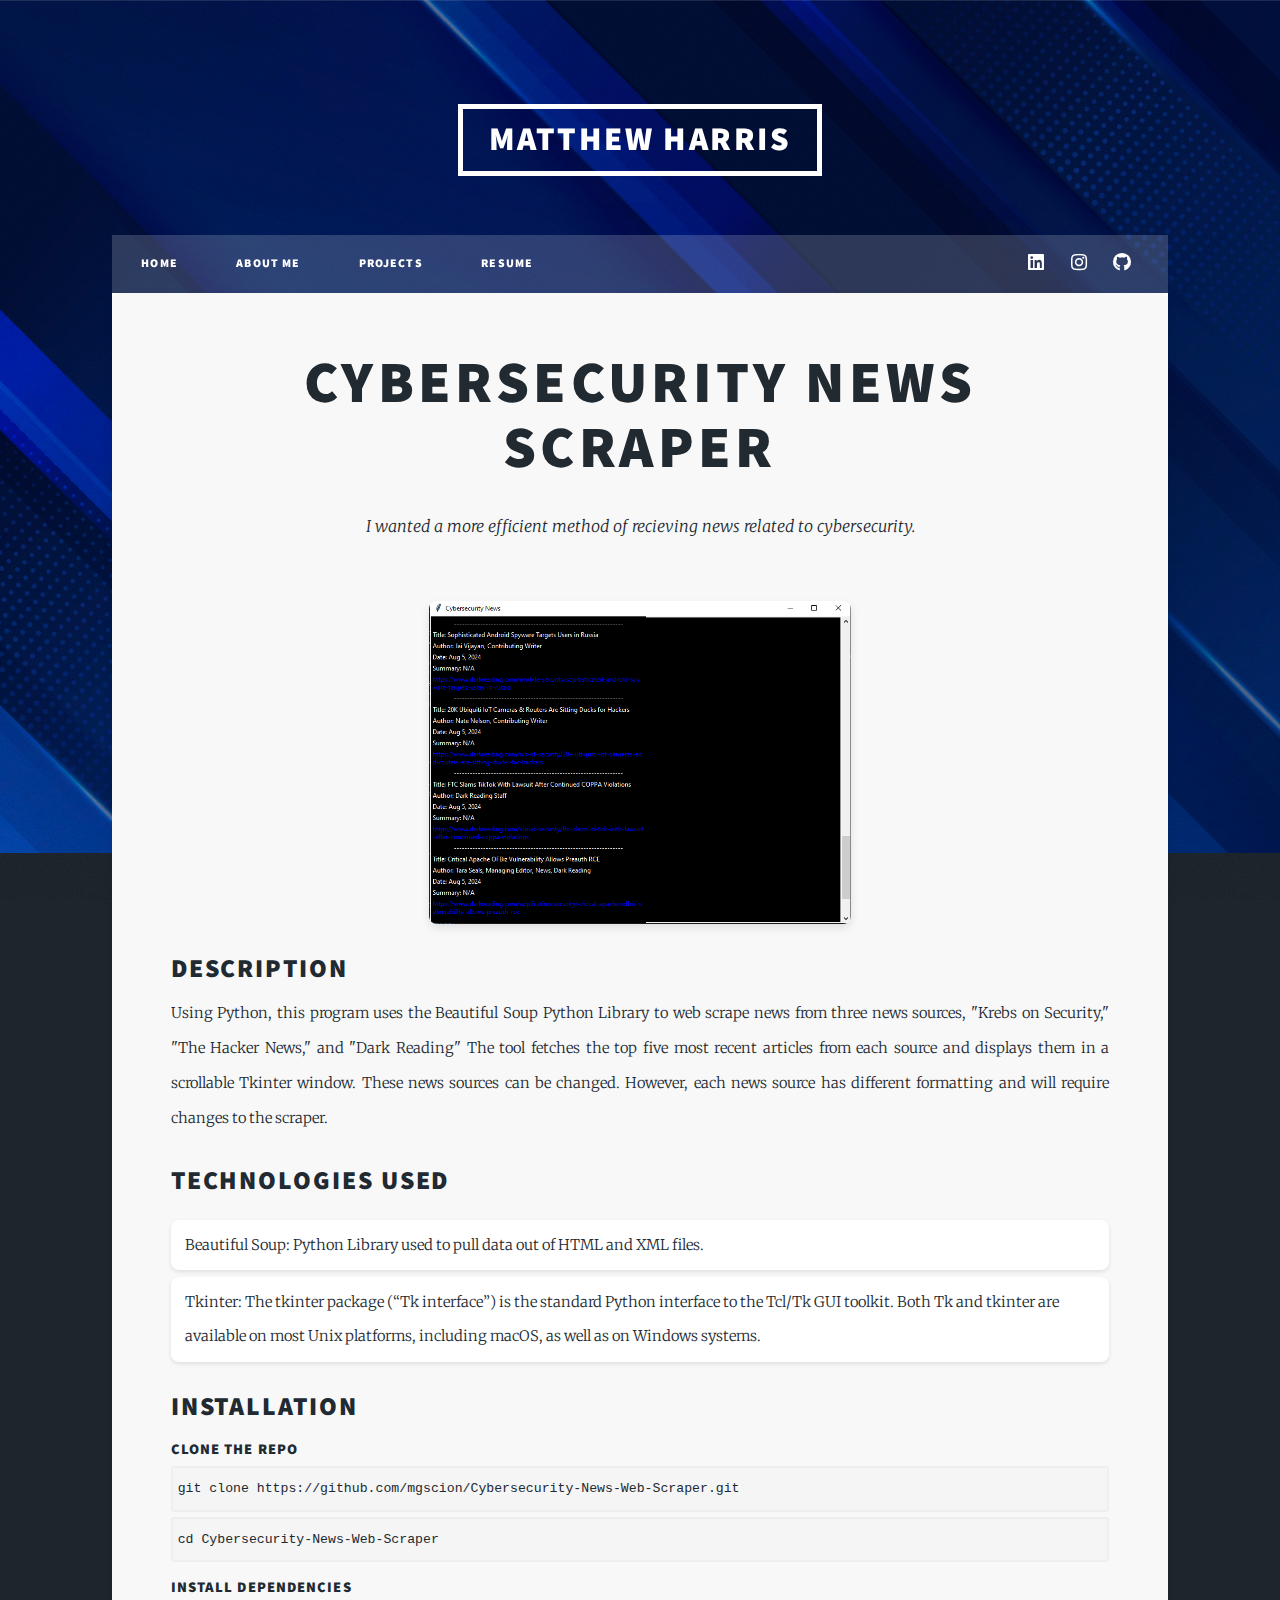
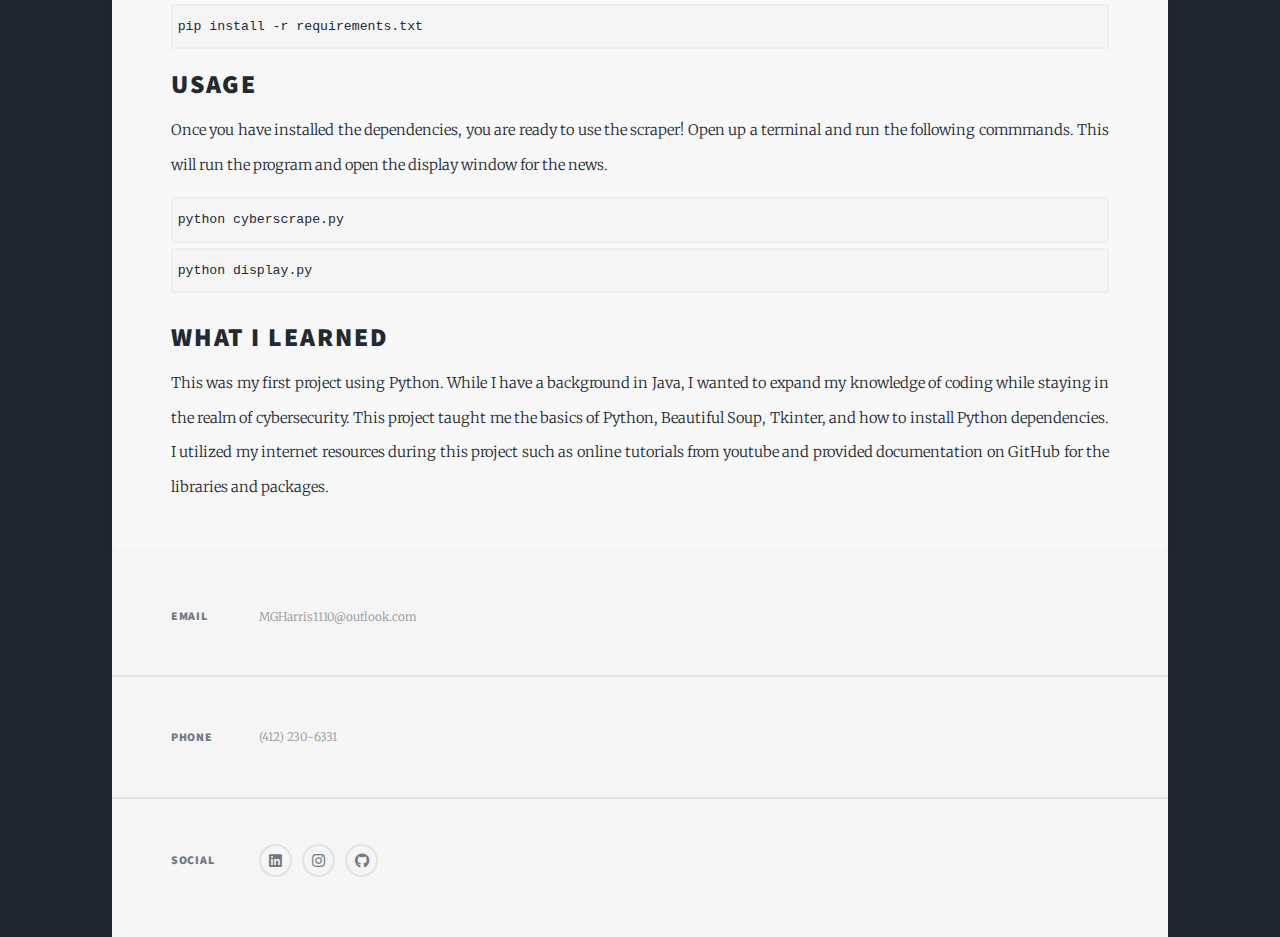
<file: project_page_1.html>
<!DOCTYPE HTML>
<html>
<head>
    <title>Cyber News Scraper - Matthew Harris Portfolio</title>
    <meta charset="utf-8" />
    <meta name="viewport" content="width=device-width, initial-scale=1, user-scalable=no" />
    <link rel="stylesheet" href="assets/css/main.css" />
    <noscript><link rel="stylesheet" href="assets/css/noscript.css" /></noscript>
</head>
<body class="is-preload">

<!-- Wrapper -->
<div id="wrapper" class="fade-in">

    <!-- Header -->
    <header id="header">
        <a href="index.html" class="logo">Matthew Harris</a>
    </header>

    <!-- Nav -->
    <nav id="nav">
        <ul class="links">
            <li><a href="index.html">Home</a></li>
            <li><a href="about_me.html">About Me</a></li>
            <li><a href="projects.html">Projects</a></li>
            <li><a href="resume.html">Resume</a></li>
        </ul>
        <ul class="icons">
            <li><a href="https://www.linkedin.com/in/matthew-harris-482693247/" class="icon brands alt fa-linkedin" target="_blank"><span class="label">LinkedIn</span></a></li>
            <li><a href="https://www.instagram.com/mattt.harris/" class="icon brands alt fa-instagram" target="_blank"><span class="label">Instagram</span></a></li>
            <li><a href="https://github.com/mgscion" class="icon brands alt fa-github" target="_blank"><span class="label">GitHub</span></a></li>
        </ul>
    </nav>

    <!-- Main -->
    <div id="main">

        <!-- Project Section -->
        <section id="project" class="project">
            <header class="major">
                <h1>Cybersecurity News Scraper</h1>
                <p>I wanted a more efficient method of recieving news related to cybersecurity.</p>
            </header>

            <!-- Screenshot Section -->
            <section class="screenshots">
                <div class="screenshot-container">
                    <img src="images/Screenshot 2024-08-05 231951.png" alt="Screenshot 1">
                </div>
            </section>

            <!-- Description Section -->
            <section class="description">
                <h2>Description</h2>
                <p>Using Python, this program uses the Beautiful Soup Python Library to web scrape news from three news sources, "Krebs on Security," "The Hacker News," and 
                    "Dark Reading" The tool fetches the top five most recent articles from each source and displays them in a scrollable Tkinter window. These news sources can be changed. 
                    However, each news source has different formatting and will require changes to the scraper.</p>
            </section>


            <!-- Technologies Section -->
            <section class="technologies">
                <h2>Technologies Used</h2>
                <ul>
                    <li>Beautiful Soup: Python Library used to pull data out of HTML and XML files.</li>
                    <li>Tkinter: The tkinter package (“Tk interface”) is the standard Python interface to the Tcl/Tk GUI toolkit. 
                        Both Tk and tkinter are available on most Unix platforms, including macOS, as well as on Windows systems. </li>
                </ul>
            </section>

            <!-- Description of Installation and Usage -->
            <section class="description">
                <h2>Installation</h2>
                <h4>Clone the Repo</h4>
                <code>git clone https://github.com/mgscion/Cybersecurity-News-Web-Scraper.git<br></code>
                <code>cd Cybersecurity-News-Web-Scraper</code>
                <h4>Install Dependencies</h4>
                <code>pip install -r requirements.txt</code>
                <h2>Usage</h2>
                <p>Once you have installed the dependencies, you are ready to use the scraper! Open up
                    a terminal and run the following commmands. This will run the program and open the display window for the news.</p> 
                <code>python cyberscrape.py<br></code>
                <code>python display.py</code>
            </section>

            <!-- What I learned -->
            <section class="description">
                <h2>What I learned</h2>
                <p>This was my first project using Python. While I have a background in Java, I wanted to expand my knowledge of coding 
                    while staying in the realm of cybersecurity. This project taught me the basics of Python, Beautiful Soup, Tkinter, and how to 
                    install Python dependencies. I utilized my internet resources during this project such as online tutorials from youtube and provided documentation on GitHub for the libraries and packages.
                </p>
            </section>

        </section>

    </div>

    <!-- Footer -->
    <footer id="footer">
        <section class="split contact">
            <section class="alt">
                <h3>Email</h3>
                <p>MGHarris1110@outlook.com</p>
            </section>
            <section>
                <h3>Phone</h3>
                <p>(412) 230-6331</p>
            </section>
            <section>
                <h3>Social</h3>
                <ul class="icons alt">
                    <li><a href="https://www.linkedin.com/in/matthew-harris-482693247/" class="icon brands alt fa-linkedin" target="_blank"><span class="label">LinkedIn</span></a></li>
                    <li><a href="https://www.instagram.com/mattt.harris/" class="icon brands alt fa-instagram" target="_blank"><span class="label">Instagram</span></a></li>
                    <li><a href="https://github.com/mgscion" class="icon brands alt fa-github" target="_blank"><span class="label">GitHub</span></a></li>
                </ul>
            </section>
        </section>
    </footer>

</div>

<!-- Scripts -->
<script src="assets/js/jquery.min.js"></script>
<script src="assets/js/jquery.scrollex.min.js"></script>
<script src="assets/js/jquery.scrolly.min.js"></script>
<script src="assets/js/browser.min.js"></script>
<script src="assets/js/breakpoints.min.js"></script>
<script src="assets/js/util.js"></script>
<script src="assets/js/main.js"></script>

</body>
</html>
</file>
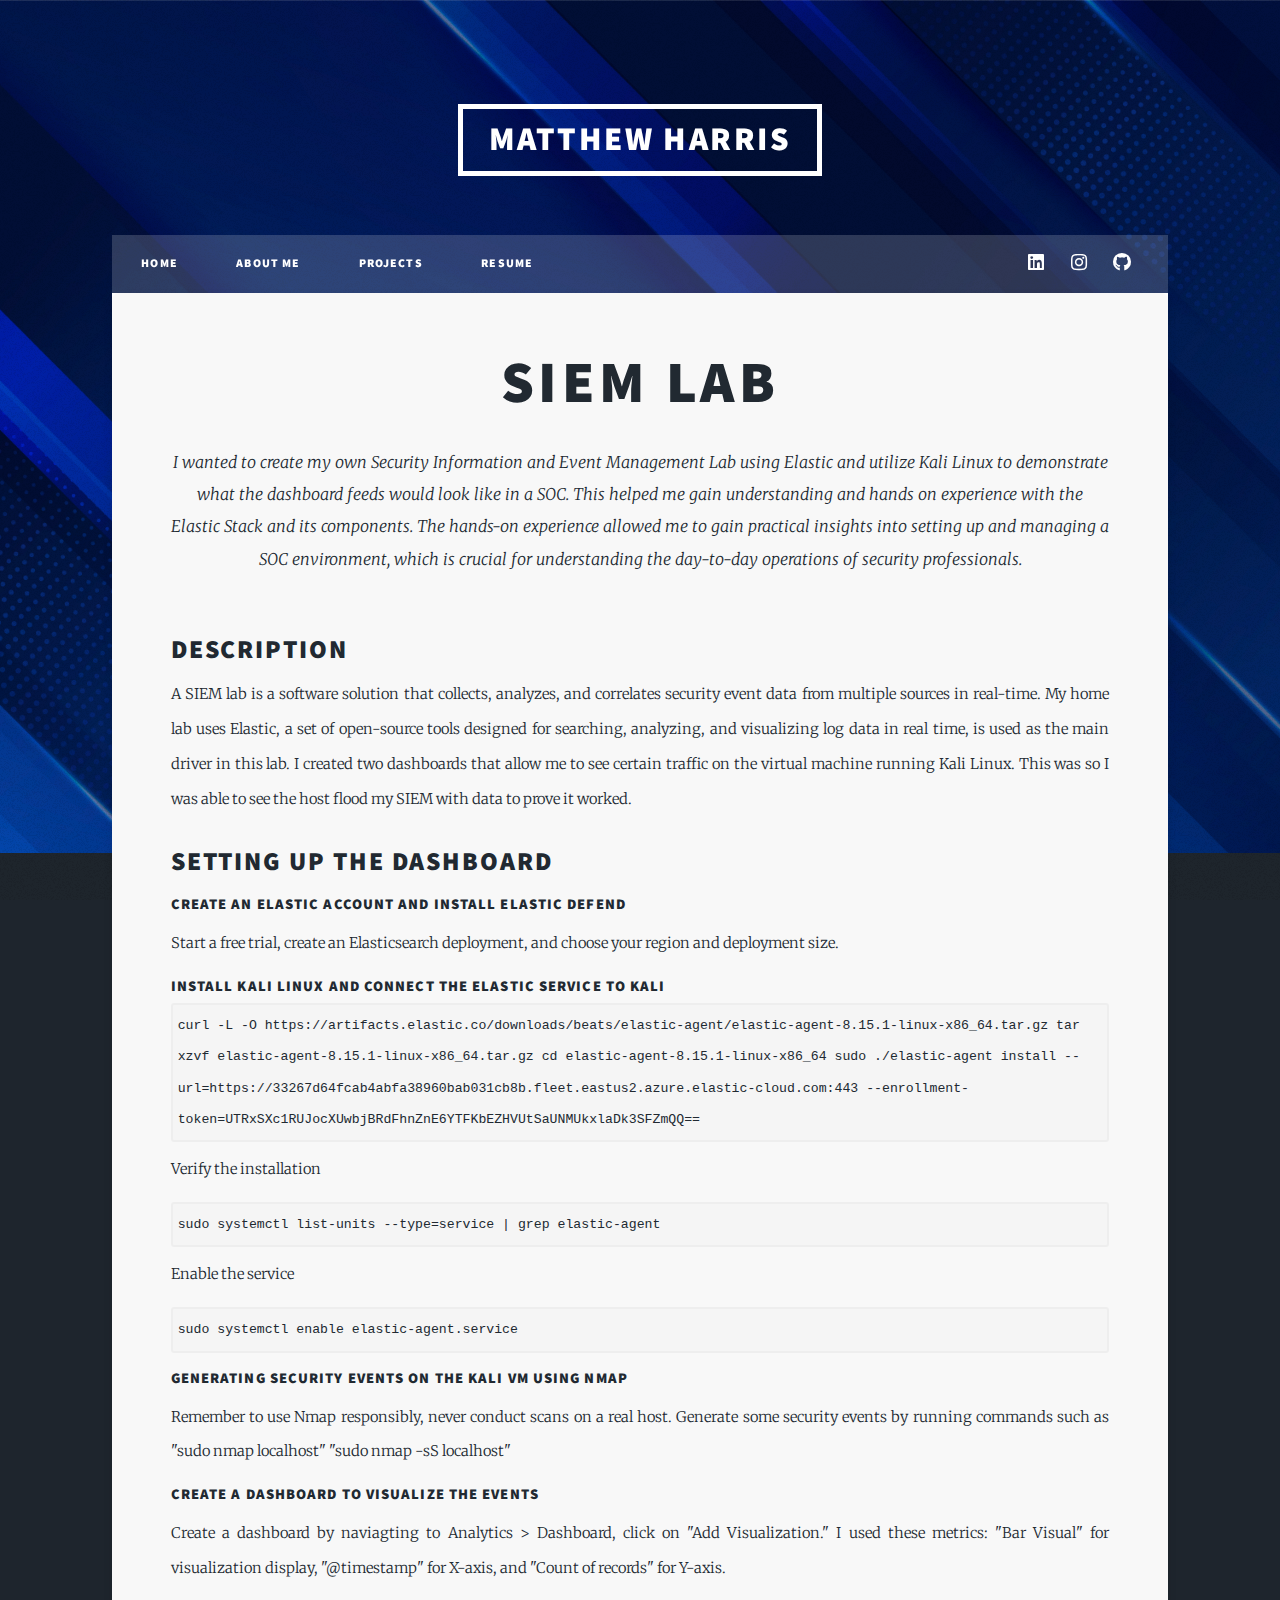
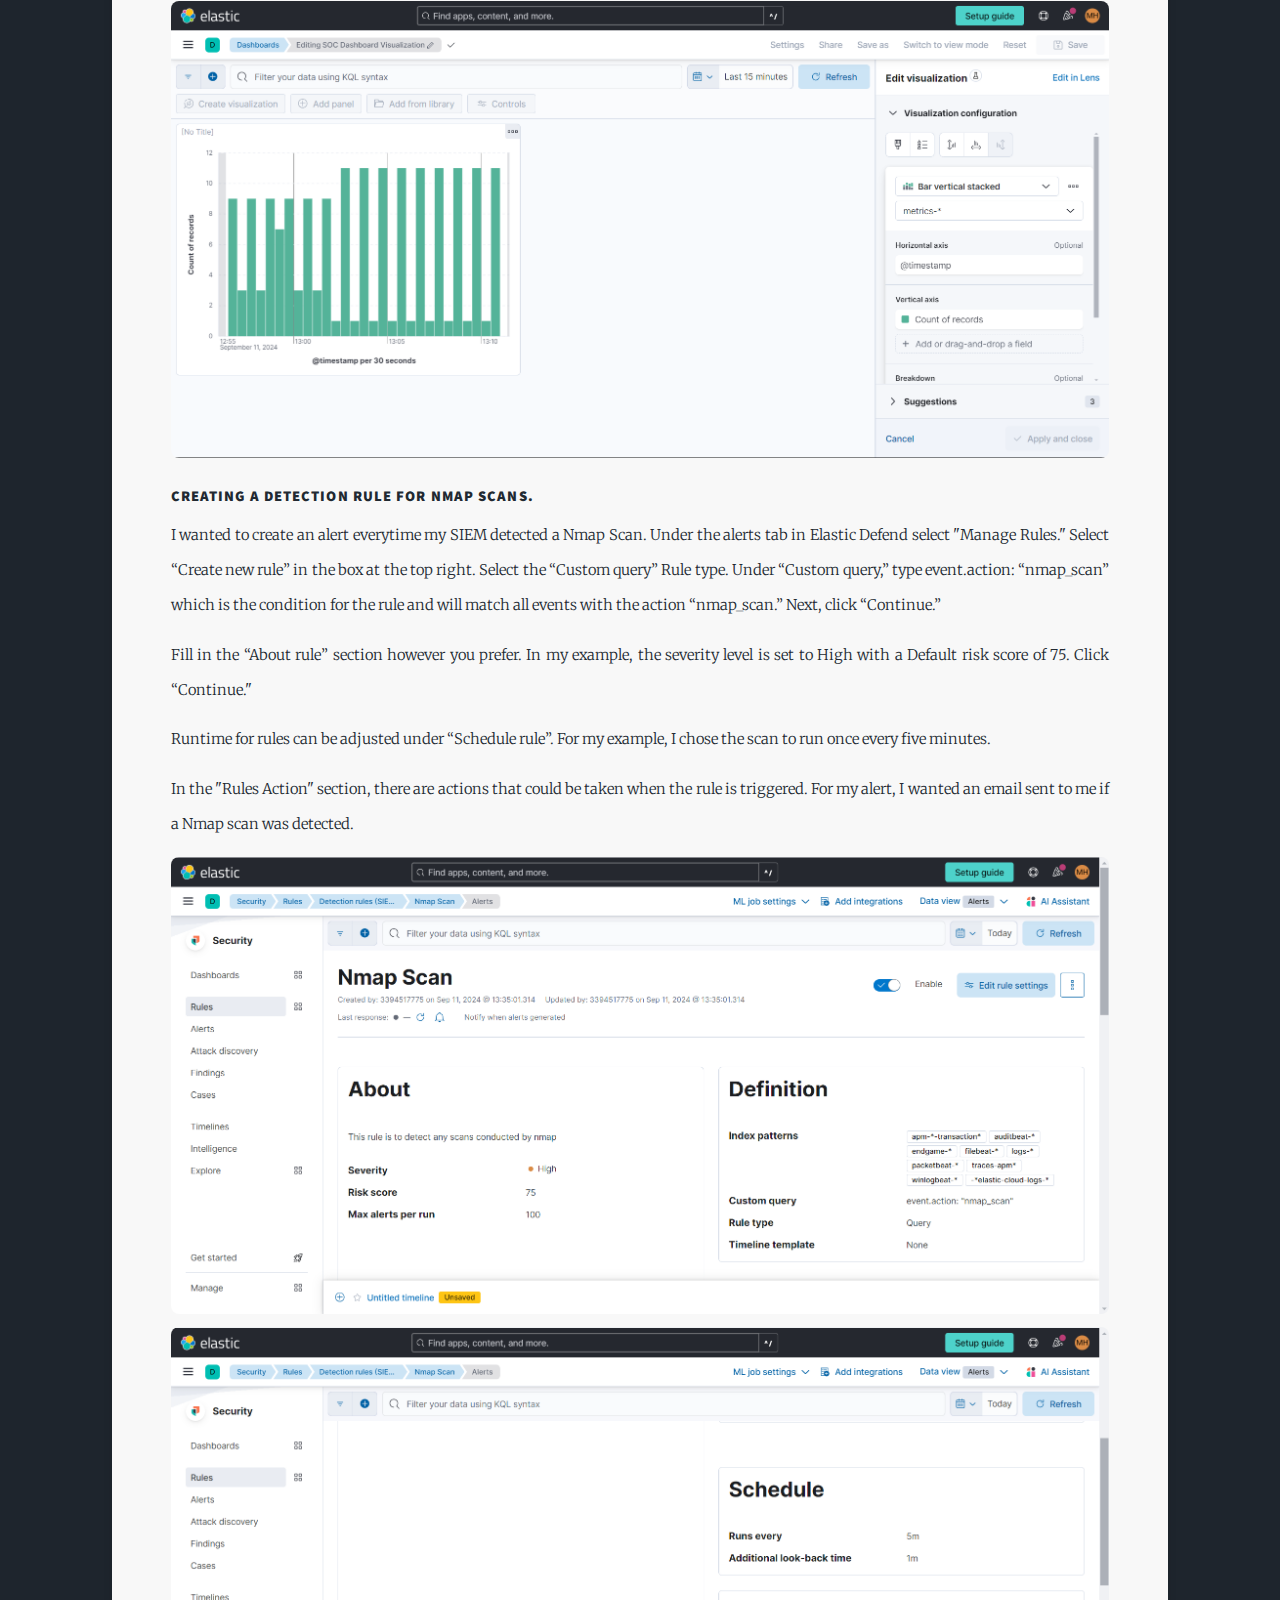
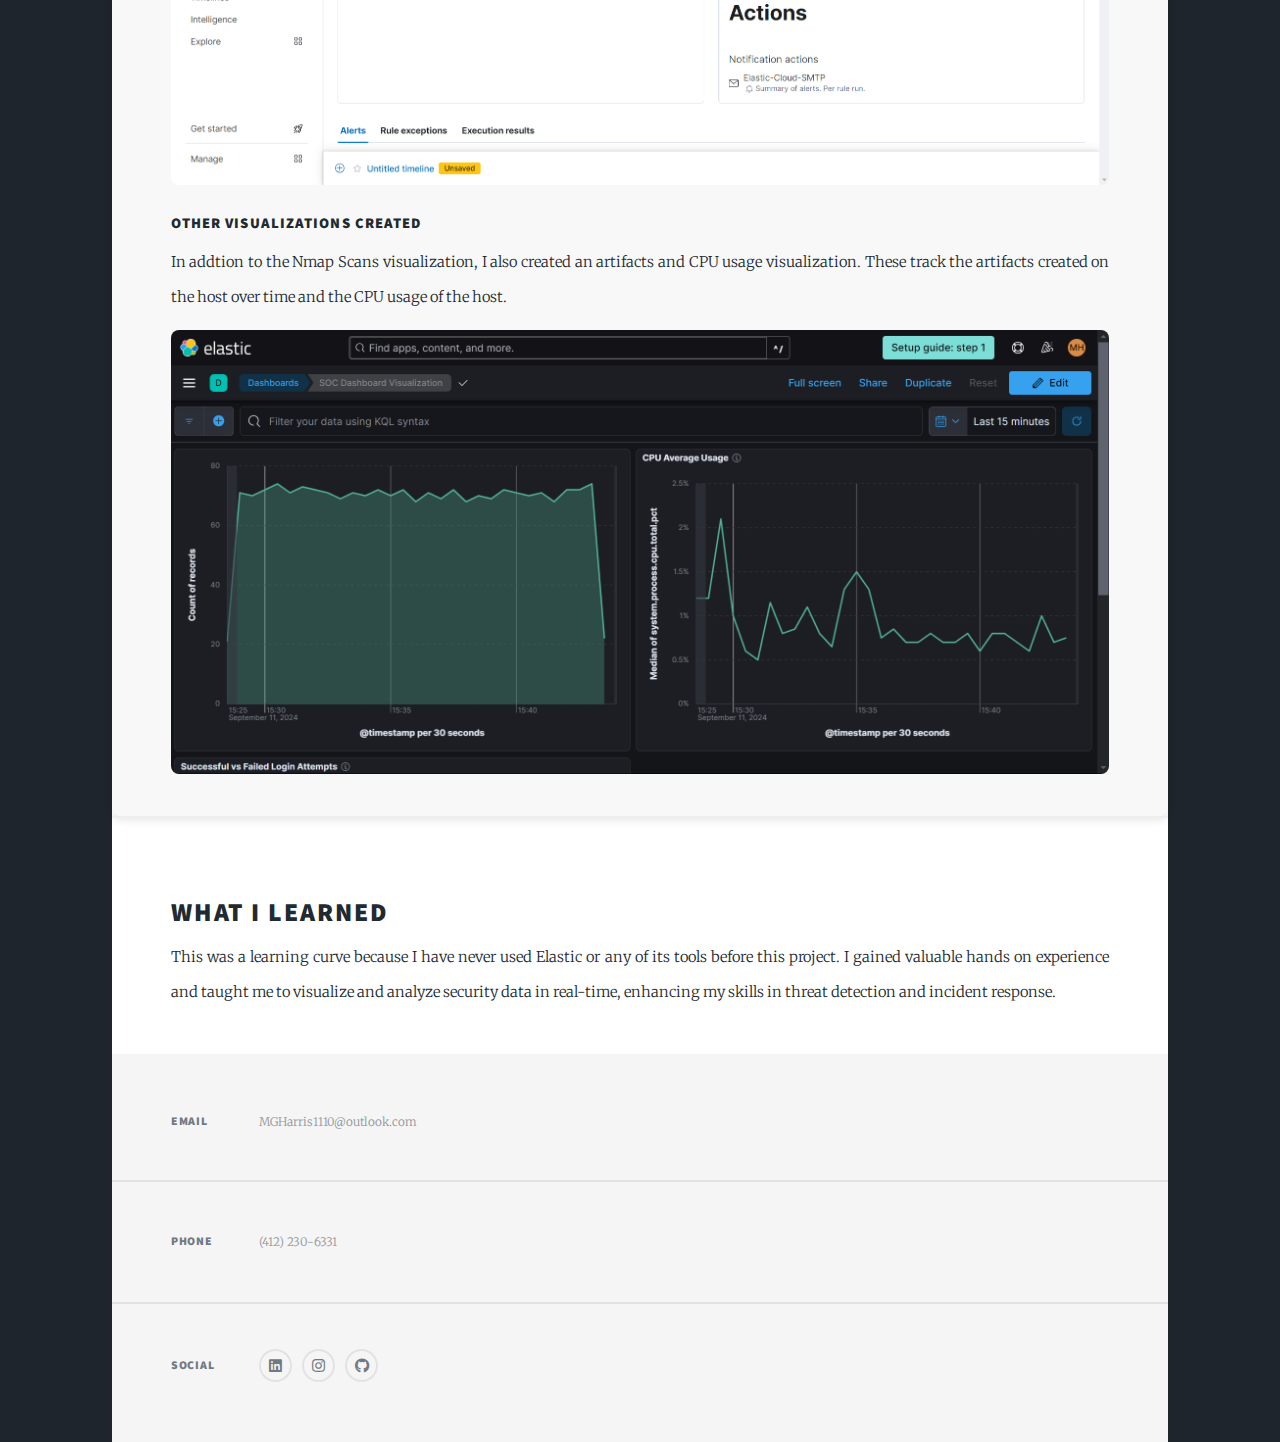
<file: project_page_2.html>
<!DOCTYPE HTML>
<html>
<head>
    <title>Project Title - Matthew Harris Portfolio</title>
    <meta charset="utf-8" />
    <meta name="viewport" content="width=device-width, initial-scale=1, user-scalable=no" />
    <link rel="stylesheet" href="assets/css/main.css" />
    <noscript><link rel="stylesheet" href="assets/css/noscript.css" /></noscript>
</head>
<body class="is-preload">

<!-- Wrapper -->
<div id="wrapper" class="fade-in">

    <!-- Header -->
    <header id="header">
        <a href="index.html" class="logo">Matthew Harris</a>
    </header>

    <!-- Nav -->
    <nav id="nav">
        <ul class="links">
            <li><a href="index.html">Home</a></li>
            <li><a href="about_me.html">About Me</a></li>
            <li><a href="projects.html">Projects</a></li>
            <li><a href="resume.html">Resume</a></li>
        </ul>
        <ul class="icons">
            <li><a href="https://www.linkedin.com/in/matthew-harris-482693247/" class="icon brands alt fa-linkedin" target="_blank"><span class="label">LinkedIn</span></a></li>
            <li><a href="https://www.instagram.com/mattt.harris/" class="icon brands alt fa-instagram" target="_blank"><span class="label">Instagram</span></a></li>
            <li><a href="https://github.com/mgscion" class="icon brands alt fa-github" target="_blank"><span class="label">GitHub</span></a></li>
        </ul>
    </nav>

    <!-- Main -->
    <div id="main">

        <!-- Project Section -->
        <section id="project" class="project">
            <header class="major">
                <h1>SIEM Lab</h1>
                <p>I wanted to create my own Security Information and Event Management Lab using Elastic and utilize Kali Linux to demonstrate what the dashboard feeds would look like in a SOC. 
                    This helped me gain understanding and hands on experience with the Elastic Stack and its components. The hands-on experience allowed me to gain practical 
                    insights into setting up and managing a SOC environment, which is crucial for understanding the day-to-day operations of security professionals.</p>
            </header>

            <!-- Description Section -->
            <section class="description">
                <h2>Description</h2>
                <p>A SIEM lab is a software solution that collects, analyzes, and correlates security event data from multiple sources in real-time. My home lab
                    uses Elastic, a set of open-source tools designed for searching, analyzing, and visualizing log data in real time, is used as the main driver in this lab. I created
                    two dashboards that allow me to see certain traffic on the virtual machine
                    running Kali Linux. This was so I was able to see the host flood my SIEM with data to prove it worked.</p>
            </section>

            <!-- Description of Installation and Usage -->
            <section class="description">
                <h2>Setting up the Dashboard</h2>
                <h4>Create an Elastic account and install Elastic Defend</h4>
                <p>Start a free trial, create an Elasticsearch deployment, and choose your region and deployment size.</p>
                <h4>Install Kali Linux and connect the Elastic service to Kali</h4>
                <code>curl -L -O https://artifacts.elastic.co/downloads/beats/elastic-agent/elastic-agent-8.15.1-linux-x86_64.tar.gz
                    tar xzvf elastic-agent-8.15.1-linux-x86_64.tar.gz
                    cd elastic-agent-8.15.1-linux-x86_64
                    sudo ./elastic-agent install --url=https://33267d64fcab4abfa38960bab031cb8b.fleet.eastus2.azure.elastic-cloud.com:443 --enrollment-token=UTRxSXc1RUJocXUwbjBRdFhnZnE6YTFKbEZHVUtSaUNMUkxlaDk3SFZmQQ==<br></code>
                <p>Verify the installation</p>
                <code>sudo systemctl list-units --type=service | grep elastic-agent</code>
                <p>Enable the service</p>
                <code>sudo systemctl enable elastic-agent.service</code>
                <h4>Generating Security Events on the Kali VM using Nmap</h4>
                <p>Remember to use Nmap responsibly, never conduct scans on a real host. Generate some security events by running commands such as 
                    "sudo nmap localhost" "sudo nmap -sS localhost" 
                </p>
                <h4>Create a Dashboard to Visualize the Events</h4>
                <p>Create a dashboard by naviagting to Analytics > Dashboard, click on "Add Visualization."
                    I used these metrics: "Bar Visual" for visualization display, "@timestamp" for X-axis, and "Count of records" for Y-axis.
                </p>
                <img src="images/SOCDashboard.png" alt="Screenshot 1">
                <h4>Creating a Detection Rule for Nmap Scans.</h4>
                <p>I wanted to create an alert everytime my SIEM detected a Nmap Scan. Under the alerts tab in Elastic Defend select "Manage Rules." 
                    Select “Create new rule” in the box at the top right. Select the “Custom query” Rule type. Under “Custom query,” type event.action:
                     “nmap_scan” which is the condition for the rule and will match all events with the action “nmap_scan.” Next, click “Continue.” </p>
                <p>Fill in the “About rule” section however you prefer. In my example, the severity level is set to High with a Default risk score of 75. Click “Continue."</p>
                <p>Runtime for rules can be adjusted under “Schedule rule”. For my example, I chose the scan to run once every five minutes.</p>
                <p>In the "Rules Action" section, there are actions that could be taken when the rule is triggered. For my alert, I wanted an email sent to me if a Nmap scan was detected.</p>
                <img src="images/DetectionRule1.png" alt="Screenshot 2">
                <img src="images/DetectionRule2.png" alt="Screenshot 3">
                <h4>Other Visualizations Created</h4>
                <p>In addtion to the Nmap Scans visualization, I also created an artifacts and CPU usage visualization. These track the artifacts created on the host over time and the CPU usage of the host.</p>
                <img src="images/ArtifactsandCPU.png" alt="Screenshot 4">
            </section>
        </section>

        <!-- What I learned -->
        <section class="description">
            <h2>What I learned</h2>
            <p>This was a learning curve because I have never used Elastic or any of its tools before this project. I gained valuable hands on experience 
                and taught me to visualize and analyze security data in real-time, enhancing my skills in threat detection and incident response. 
            </p>
        </section>

    </div>

    <!-- Footer -->
    <footer id="footer">
        <section class="split contact">
            <section class="alt">
                <h3>Email</h3>
                <p>MGHarris1110@outlook.com</p>
            </section>
            <section>
                <h3>Phone</h3>
                <p>(412) 230-6331</p>
            </section>
            <section>
                <h3>Social</h3>
                <ul class="icons alt">
                    <li><a href="https://www.linkedin.com/in/matthew-harris-482693247/" class="icon brands alt fa-linkedin" target="_blank"><span class="label">LinkedIn</span></a></li>
                    <li><a href="https://www.instagram.com/mattt.harris/" class="icon brands alt fa-instagram" target="_blank"><span class="label">Instagram</span></a></li>
                    <li><a href="https://github.com/mgscion" class="icon brands alt fa-github" target="_blank"><span class="label">GitHub</span></a></li>
                </ul>
            </section>
        </section>
    </footer>

</div>

<!-- Scripts -->
<script src="assets/js/jquery.min.js"></script>
<script src="assets/js/jquery.scrollex.min.js"></script>
<script src="assets/js/jquery.scrolly.min.js"></script>
<script src="assets/js/browser.min.js"></script>
<script src="assets/js/breakpoints.min.js"></script>
<script src="assets/js/util.js"></script>
<script src="assets/js/main.js"></script>

</body>
</html>
</file>
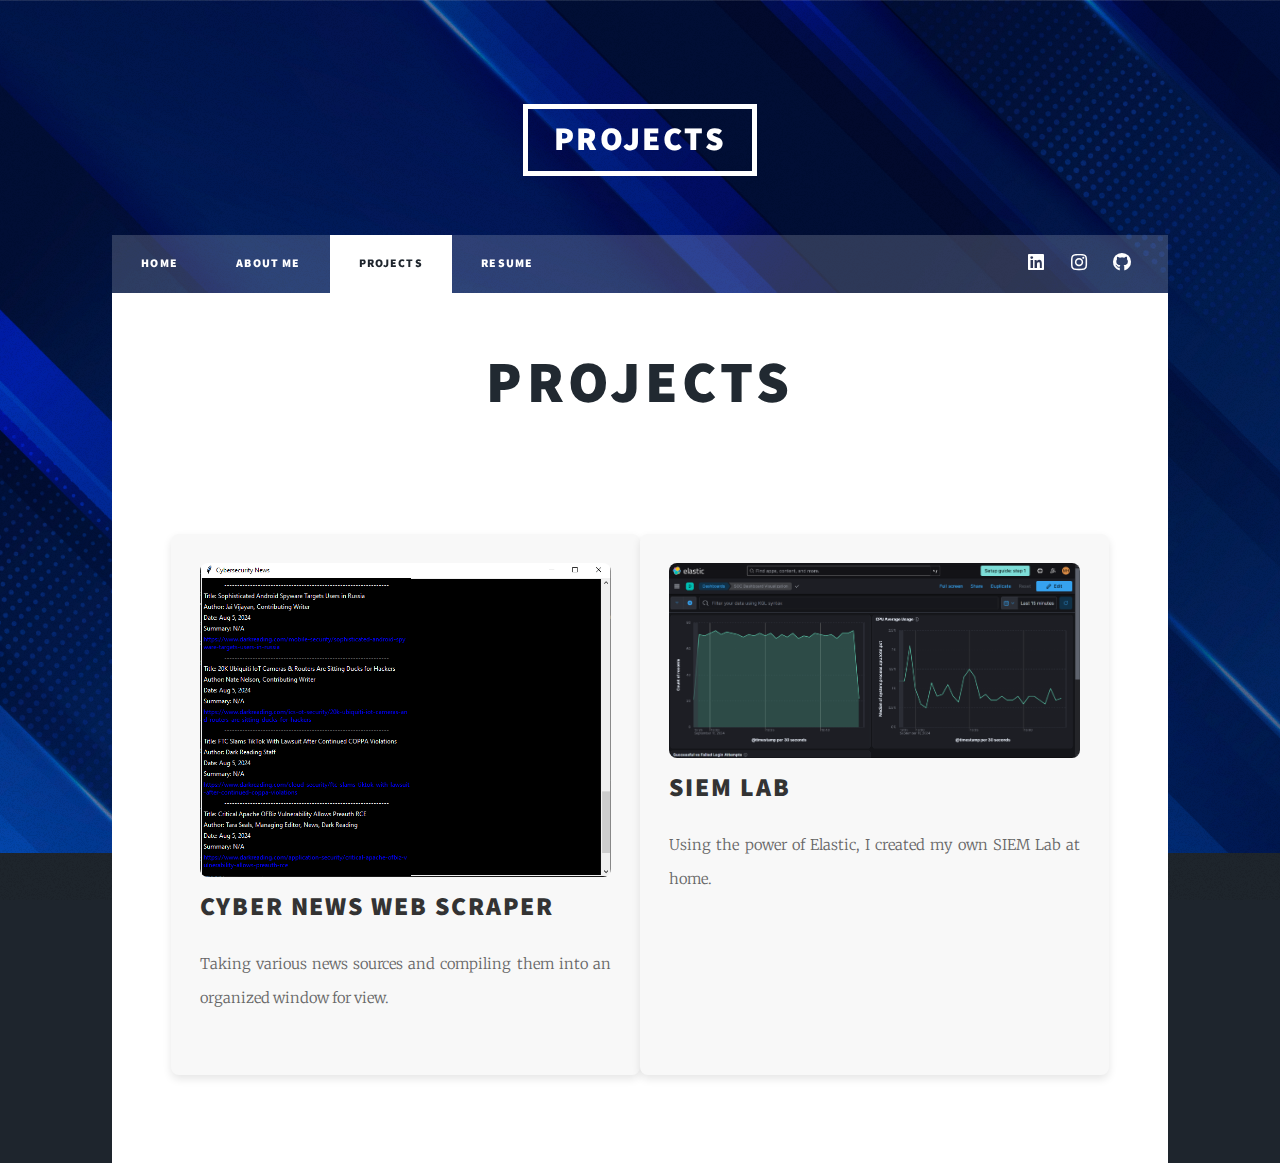
<file: projects.html>
<!DOCTYPE HTML>

<html>
	<head>
		<title>Projects</title>
		<meta charset="utf-8" />
		<meta name="viewport" content="width=device-width, initial-scale=1, user-scalable=no" />
		<link rel="stylesheet" href="assets/css/main.css" />
		<noscript><link rel="stylesheet" href="assets/css/noscript.css" /></noscript>
	</head>
	<body class="is-preload">

		<!-- Wrapper -->
			<div id="wrapper">

				<!-- Header -->
					<header id="header">
						<a href="index.html" class="logo">Projects</a>
					</header>

				<!-- Nav -->
					<nav id="nav">
						<ul class="links">
							<li><a href="index.html">Home</a></li>
							<li><a href="about_me.html">About Me</a></li>
							<li class="active"><a href="projects.html">Projects</a></li>
							<li><a href="resume.html">Resume</a></li>
						</ul>
						<ul class="icons">
							<li><a href="https://www.linkedin.com/in/matthew-harris-482693247/" class="icon brands alt fa-linkedin" target="_blank"><span class="label">LinkedIn</span></a></li>
            				<li><a href="https://www.instagram.com/mattt.harris/" class="icon brands alt fa-instagram" target="_blank" span class="label" ><span class="label">Instagram</span></a></li>
           					<li><a href="https://github.com/mgscion" class="icon brands alt fa-github" target="_blank"><span class="label">GitHub</span></a></li>
						</ul>
					</nav>

				<!-- Main -->
					<div id="main">

						<!-- Projects Section -->
					<section id="projects" class="projects">
						<header class="major">
							<h1>Projects</h1>
						</header>
						<div class="project-container">
							<!-- Project 1 -->
							<article class="project">
								<a href="project_page_1.html" class="image"><img src="images/Screenshot 2024-08-05 231951.png" alt="Project 1 Image" /></a>
								<div class="project-content">
									<h2><a href="project_page_1.html">Cyber News Web Scraper</a></h2>
									<p>Taking various news sources and compiling them into an organized window for view.</p>
								</div>
							</article>
							
							<!-- Project 2 -->
							<article class="project">
								<a href="project_page_2.html" class="image"><img src="images/ArtifactsandCPU.png" alt="Project 2 Image" /></a>
								<div class="project-content">
									<h2><a href="project_page_2.html">SIEM Lab</a></h2>
									<p>Using the power of Elastic, I created my own SIEM Lab at home.</p>
								</div>
							</article>
						</div>
					</section>

		<!-- Scripts -->
			<script src="assets/js/jquery.min.js"></script>
			<script src="assets/js/jquery.scrollex.min.js"></script>
			<script src="assets/js/jquery.scrolly.min.js"></script>
			<script src="assets/js/browser.min.js"></script>
			<script src="assets/js/breakpoints.min.js"></script>
			<script src="assets/js/util.js"></script>
			<script src="assets/js/main.js"></script>

	</body>
</html>
</file>
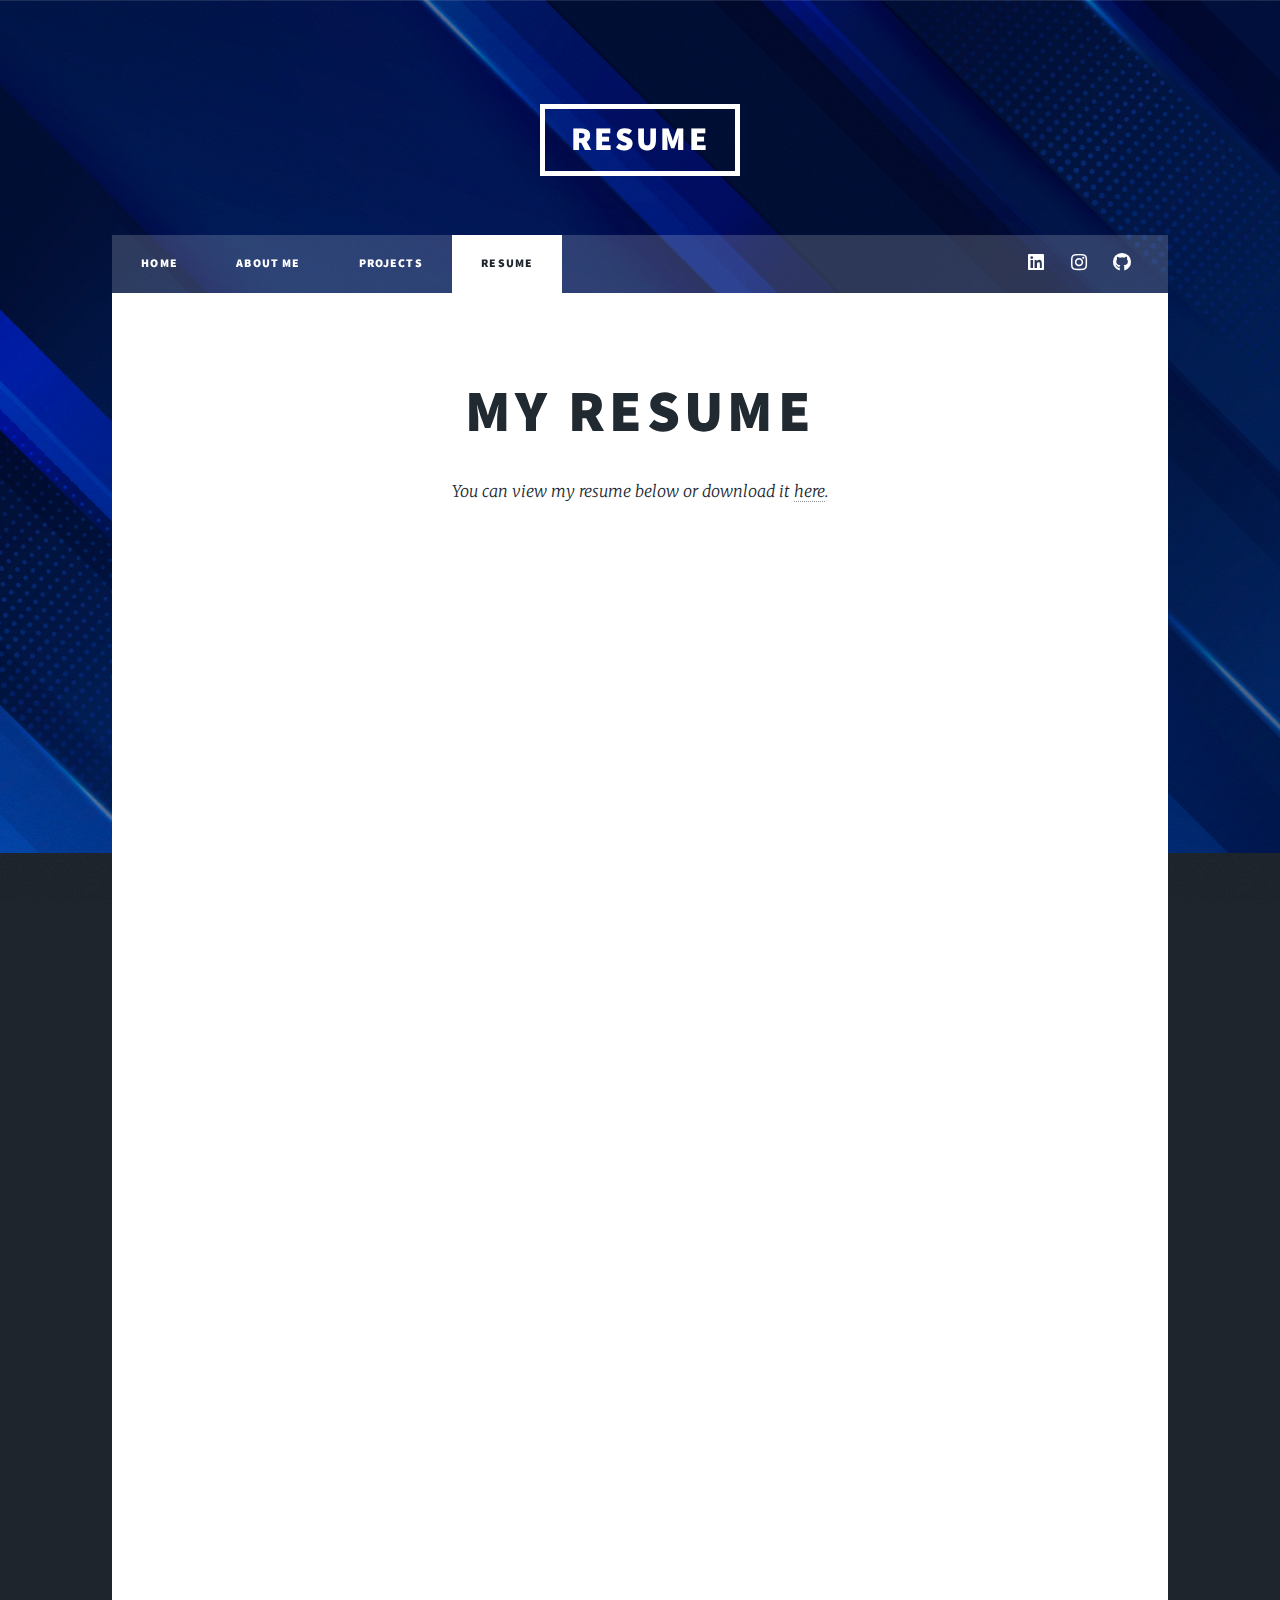
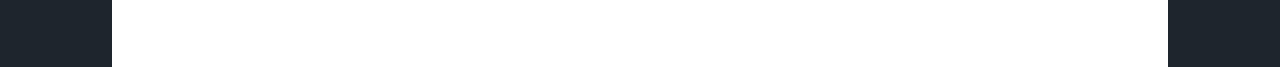
<file: resume.html>
<!DOCTYPE HTML>
<html>
	<head>
		<title>Matthew Harris Resume</title>
		<meta charset="utf-8" />
		<meta name="viewport" content="width=device-width, initial-scale=1, user-scalable=no" />
		<link rel="stylesheet" href="assets/css/main.css" />
		<noscript><link rel="stylesheet" href="assets/css/noscript.css" /></noscript>
	</head>
	<body class="is-preload">

		<!-- Wrapper -->
			<div id="wrapper">

				<!-- Header -->
					<header id="header">
						<a href="resume.html" class="logo">Resume</a>
					</header>

				<!-- Nav -->
					<nav id="nav">
						<ul class="links">
							<li><a href="index.html">Home</a></li>
                            <li><a href="about_me.html">About Me</a></li>
                            <li><a href="projects.html">Projects</a></li>
                            <li class="active"><a href="resume.html">Resume</a></li>
						</ul>
						<ul class="icons">
							<li><a href="https://www.linkedin.com/in/matthew-harris-482693247/" class="icon brands alt fa-linkedin" target="_blank"><span class="label">LinkedIn</span></a></li>
                            <li><a href="https://www.instagram.com/mattt.harris/" class="icon brands alt fa-instagram" target="_blank" span class="label" ><span class="label">Instagram</span></a></li>
                            <li><a href="https://github.com/mgscion" class="icon brands alt fa-github" target="_blank"><span class="label">GitHub</span></a></li>
						</ul>
					</nav>

				<!-- Main -->
					<div id="main">

						<!-- Post -->
							<section class="post">
								<header class="major">
									<h1>My resume</h1>
									<p>You can view my resume below or download it <a href="assets/resume/Harris_Resume_2025.pdf" target="_blank">here</a>.</p>
                					<iframe src="assets/resume/Harris_Resume_2025.pdf" width="100%" height="1000px"></iframe> 
								<!-- Embedded PDF Viewer -->
								</header>
							</section>
					</div>
				</div>

		<!-- Scripts -->
			<script src="assets/js/jquery.min.js"></script>
			<script src="assets/js/jquery.scrollex.min.js"></script>
			<script src="assets/js/jquery.scrolly.min.js"></script>
			<script src="assets/js/browser.min.js"></script>
			<script src="assets/js/breakpoints.min.js"></script>
			<script src="assets/js/util.js"></script>
			<script src="assets/js/main.js"></script>

	</body>
</html>
</file>
<file: assets/css/main.css>
@import url(fontawesome-all.min.css);
@import url("https://fonts.googleapis.com/css?family=Merriweather:300,700,300italic,700italic|Source+Sans+Pro:900");

/*
	Massively by HTML5 UP
	html5up.net | @ajlkn
	Free for personal and commercial use under the CCA 3.0 license (html5up.net/license)
*/

html, body, div, span, applet, object,
iframe, h1, h2, h3, h4, h5, h6, p, blockquote,
pre, a, abbr, acronym, address, big, cite,
code, del, dfn, em, img, ins, kbd, q, s, samp,
small, strike, strong, sub, sup, tt, var, b,
u, i, center, dl, dt, dd, ol, ul, li, fieldset,
form, label, legend, table, caption, tbody,
tfoot, thead, tr, th, td, article, aside,
canvas, details, embed, figure, figcaption,
footer, header, hgroup, menu, nav, output, ruby,
section, summary, time, mark, audio, video {
	margin: 0;
	padding: 0;
	border: 0;
	font-size: 100%;
	font: inherit;
	vertical-align: baseline;}

article, aside, details, figcaption, figure,
footer, header, hgroup, menu, nav, section {
	display: block;}

body {
	line-height: 1;
}

ol, ul {
	list-style: none;
}

blockquote, q {
	quotes: none;
}

	blockquote:before, blockquote:after, q:before, q:after {
		content: '';
		content: none;
	}

table {
	border-collapse: collapse;
	border-spacing: 0;
}

body {
	-webkit-text-size-adjust: none;
}

mark {
	background-color: transparent;
	color: inherit;
}

input::-moz-focus-inner {
	border: 0;
	padding: 0;
}

input, select, textarea {
	-moz-appearance: none;
	-webkit-appearance: none;
	-ms-appearance: none;
	appearance: none;
}

/* Basic */

	@-ms-viewport {
		width: device-width;
	}

	body {
		-ms-overflow-style: scrollbar;
	}

	@media screen and (max-width: 480px) {

		html, body {
			min-width: 320px;
		}

	}

	html {
		box-sizing: border-box;
	}

	*, *:before, *:after {
		box-sizing: inherit;
	}

	body {
		background-color: #1e252d;
	}

		body.is-preload *, body.is-preload *:before, body.is-preload *:after {
			-moz-animation: none !important;
			-webkit-animation: none !important;
			-ms-animation: none !important;
			animation: none !important;
			-moz-transition: none !important;
			-webkit-transition: none !important;
			-ms-transition: none !important;
			transition: none !important;
		}

/* Type */

	html {
		font-size: 16pt;
	}

		@media screen and (max-width: 1680px) {

			html {
				font-size: 12pt;
			}

		}

		@media screen and (max-width: 1280px) {

			html {
				font-size: 11pt;
			}

		}

		@media screen and (max-width: 360px) {

			html {
				font-size: 10pt;
			}

		}

	body {
		color: #212931;
	}

	body, input, select, textarea {
		font-family: "Merriweather", Georgia, serif;
		font-weight: 300;
		font-size: 1rem;
		line-height: 2.375;
	}

	a {
		-moz-transition: color 0.2s ease-in-out, background-color 0.2s ease-in-out, border-color 0.2s ease-in-out, box-shadow 0.2s ease-in-out;
		-webkit-transition: color 0.2s ease-in-out, background-color 0.2s ease-in-out, border-color 0.2s ease-in-out, box-shadow 0.2s ease-in-out;
		-ms-transition: color 0.2s ease-in-out, background-color 0.2s ease-in-out, border-color 0.2s ease-in-out, box-shadow 0.2s ease-in-out;
		transition: color 0.2s ease-in-out, background-color 0.2s ease-in-out, border-color 0.2s ease-in-out, box-shadow 0.2s ease-in-out;
		border-bottom: dotted 1px;
		text-decoration: none;
	}

		a:hover {
			border-bottom-color: transparent;
		}

	strong, b {
		font-weight: 600;
	}

	em, i {
		font-style: italic;
	}

	p {
		text-align: justify;
		margin: 0 0 2rem 0;
	}

	h1, h2, h3, h4, h5, h6 {
		font-family: "Source Sans Pro", Helvetica, sans-serif;
		font-weight: 900;
		line-height: 1.5;
		letter-spacing: 0.075em;
		text-transform: uppercase;
		margin: 0 0 1rem 0;
	}

		h1 a, h2 a, h3 a, h4 a, h5 a, h6 a {
			border-bottom: 0;
			color: inherit;
			text-decoration: none;
		}

	h1 {
		font-size: 4rem;
		line-height: 1.1;
		margin: 0 0 2rem 0;
	}

	h2 {
		font-size: 1.75rem;
		line-height: 1.3;
		margin: 0 0 1.5rem 0;
	}

	h3 {
		font-size: 1.25rem;
		margin: 0 0 1.5rem 0;
	}

	h4 {
		font-size: 1rem;
	}

	h5 {
		font-size: 0.9rem;
	}

	h6 {
		font-size: 0.8rem;
	}

	sub {
		font-size: 0.8rem;
		position: relative;
		top: 0.5rem;
	}

	sup {
		font-size: 0.8rem;
		position: relative;
		top: -0.5rem;
	}

	blockquote {
		border-left: solid 4px;
		font-style: italic;
		margin: 0 0 2rem 0;
		padding: 0.5rem 0 0.5rem 2rem;
	}

	code {
		border: solid 2px;
		font-family: "Courier New", monospace;
		font-size: 0.9rem;
		margin: 0 0.25rem;
		padding: 0.25rem 0.65rem;
	}

	pre {
		-webkit-overflow-scrolling: touch;
		font-family: "Courier New", monospace;
		font-size: 0.9rem;
		margin: 0 0 2rem 0;
	}

		pre code {
			display: block;
			line-height: 1.75;
			padding: 1rem 1.5rem;
			overflow-x: auto;
		}

	hr {
		border: 0;
		border-bottom: solid 2px;
		margin: 3rem 0;
	}

		hr.major {
			margin: 5rem 0;
		}

	.align-left {
		text-align: left;
	}

	.align-center {
		text-align: center;
	}

	.align-right {
		text-align: right;
	}

	input, select, textarea {
		color: #212931;
	}

	a {
		color: #212931;
		border-bottom-color: rgba(33, 41, 49, 0.5);
	}

		a:hover {
			border-bottom-color: transparent;
			color: #18bfef !important;
		}

	strong, b {
		color: #212931;
	}

	h1, h2, h3, h4, h5, h6 {
		color: #212931;
	}

	blockquote {
		border-left-color: #eeeeee;
	}

	code {
		background: rgba(220, 220, 220, 0.25);
		border-color: #eeeeee;
	}

	hr {
		border-bottom-color: #eeeeee;
	}

/* Row */

	.row {
		display: flex;
		flex-wrap: wrap;
		box-sizing: border-box;
		align-items: stretch;
	}

		.row > * {
			box-sizing: border-box;
		}

		.row.gtr-uniform > * > :last-child {
			margin-bottom: 0;
		}

		.row.aln-left {
			justify-content: flex-start;
		}

		.row.aln-center {
			justify-content: center;
		}

		.row.aln-right {
			justify-content: flex-end;
		}

		.row.aln-top {
			align-items: flex-start;
		}

		.row.aln-middle {
			align-items: center;
		}

		.row.aln-bottom {
			align-items: flex-end;
		}

		.row > .imp {
			order: -1;
		}

		.row > .col-1 {
			width: 8.33333%;
		}

		.row > .off-1 {
			margin-left: 8.33333%;
		}

		.row > .col-2 {
			width: 16.66667%;
		}

		.row > .off-2 {
			margin-left: 16.66667%;
		}

		.row > .col-3 {
			width: 25%;
		}

		.row > .off-3 {
			margin-left: 25%;
		}

		.row > .col-4 {
			width: 33.33333%;
		}

		.row > .off-4 {
			margin-left: 33.33333%;
		}

		.row > .col-5 {
			width: 41.66667%;
		}

		.row > .off-5 {
			margin-left: 41.66667%;
		}

		.row > .col-6 {
			width: 50%;
		}

		.row > .off-6 {
			margin-left: 50%;
		}

		.row > .col-7 {
			width: 58.33333%;
		}

		.row > .off-7 {
			margin-left: 58.33333%;
		}

		.row > .col-8 {
			width: 66.66667%;
		}

		.row > .off-8 {
			margin-left: 66.66667%;
		}

		.row > .col-9 {
			width: 75%;
		}

		.row > .off-9 {
			margin-left: 75%;
		}

		.row > .col-10 {
			width: 83.33333%;
		}

		.row > .off-10 {
			margin-left: 83.33333%;
		}

		.row > .col-11 {
			width: 91.66667%;
		}

		.row > .off-11 {
			margin-left: 91.66667%;
		}

		.row > .col-12 {
			width: 100%;
		}

		.row > .off-12 {
			margin-left: 100%;
		}

		.row.gtr-0 {
			margin-top: 0;
			margin-left: 0rem;
		}

			.row.gtr-0 > * {
				padding: 0 0 0 0rem;
			}

			.row.gtr-0.gtr-uniform {
				margin-top: 0rem;
			}

				.row.gtr-0.gtr-uniform > * {
					padding-top: 0rem;
				}

		.row.gtr-25 {
			margin-top: 0;
			margin-left: -0.375rem;
		}

			.row.gtr-25 > * {
				padding: 0 0 0 0.375rem;
			}

			.row.gtr-25.gtr-uniform {
				margin-top: -0.375rem;
			}

				.row.gtr-25.gtr-uniform > * {
					padding-top: 0.375rem;
				}

		.row.gtr-50 {
			margin-top: 0;
			margin-left: -0.75rem;
		}

			.row.gtr-50 > * {
				padding: 0 0 0 0.75rem;
			}

			.row.gtr-50.gtr-uniform {
				margin-top: -0.75rem;
			}

				.row.gtr-50.gtr-uniform > * {
					padding-top: 0.75rem;
				}

		.row {
			margin-top: 0;
			margin-left: -1.5rem;
		}

			.row > * {
				padding: 0 0 0 1.5rem;
			}

			.row.gtr-uniform {
				margin-top: -1.5rem;
			}

				.row.gtr-uniform > * {
					padding-top: 1.5rem;
				}

		.row.gtr-150 {
			margin-top: 0;
			margin-left: -2.25rem;
		}

			.row.gtr-150 > * {
				padding: 0 0 0 2.25rem;
			}

			.row.gtr-150.gtr-uniform {
				margin-top: -2.25rem;
			}

				.row.gtr-150.gtr-uniform > * {
					padding-top: 2.25rem;
				}

		.row.gtr-200 {
			margin-top: 0;
			margin-left: -3rem;
		}

			.row.gtr-200 > * {
				padding: 0 0 0 3rem;
			}

			.row.gtr-200.gtr-uniform {
				margin-top: -3rem;
			}

				.row.gtr-200.gtr-uniform > * {
					padding-top: 3rem;
				}

		@media screen and (max-width: 1680px) {

			.row {
				display: flex;
				flex-wrap: wrap;
				box-sizing: border-box;
				align-items: stretch;
			}

				.row > * {
					box-sizing: border-box;
				}

				.row.gtr-uniform > * > :last-child {
					margin-bottom: 0;
				}

				.row.aln-left {
					justify-content: flex-start;
				}

				.row.aln-center {
					justify-content: center;
				}

				.row.aln-right {
					justify-content: flex-end;
				}

				.row.aln-top {
					align-items: flex-start;
				}

				.row.aln-middle {
					align-items: center;
				}

				.row.aln-bottom {
					align-items: flex-end;
				}

				.row > .imp-xlarge {
					order: -1;
				}

				.row > .col-1-xlarge {
					width: 8.33333%;
				}

				.row > .off-1-xlarge {
					margin-left: 8.33333%;
				}

				.row > .col-2-xlarge {
					width: 16.66667%;
				}

				.row > .off-2-xlarge {
					margin-left: 16.66667%;
				}

				.row > .col-3-xlarge {
					width: 25%;
				}

				.row > .off-3-xlarge {
					margin-left: 25%;
				}

				.row > .col-4-xlarge {
					width: 33.33333%;
				}

				.row > .off-4-xlarge {
					margin-left: 33.33333%;
				}

				.row > .col-5-xlarge {
					width: 41.66667%;
				}

				.row > .off-5-xlarge {
					margin-left: 41.66667%;
				}

				.row > .col-6-xlarge {
					width: 50%;
				}

				.row > .off-6-xlarge {
					margin-left: 50%;
				}

				.row > .col-7-xlarge {
					width: 58.33333%;
				}

				.row > .off-7-xlarge {
					margin-left: 58.33333%;
				}

				.row > .col-8-xlarge {
					width: 66.66667%;
				}

				.row > .off-8-xlarge {
					margin-left: 66.66667%;
				}

				.row > .col-9-xlarge {
					width: 75%;
				}

				.row > .off-9-xlarge {
					margin-left: 75%;
				}

				.row > .col-10-xlarge {
					width: 83.33333%;
				}

				.row > .off-10-xlarge {
					margin-left: 83.33333%;
				}

				.row > .col-11-xlarge {
					width: 91.66667%;
				}

				.row > .off-11-xlarge {
					margin-left: 91.66667%;
				}

				.row > .col-12-xlarge {
					width: 100%;
				}

				.row > .off-12-xlarge {
					margin-left: 100%;
				}

				.row.gtr-0 {
					margin-top: 0;
					margin-left: 0rem;
				}

					.row.gtr-0 > * {
						padding: 0 0 0 0rem;
					}

					.row.gtr-0.gtr-uniform {
						margin-top: 0rem;
					}

						.row.gtr-0.gtr-uniform > * {
							padding-top: 0rem;
						}

				.row.gtr-25 {
					margin-top: 0;
					margin-left: -0.375rem;
				}

					.row.gtr-25 > * {
						padding: 0 0 0 0.375rem;
					}

					.row.gtr-25.gtr-uniform {
						margin-top: -0.375rem;
					}

						.row.gtr-25.gtr-uniform > * {
							padding-top: 0.375rem;
						}

				.row.gtr-50 {
					margin-top: 0;
					margin-left: -0.75rem;
				}

					.row.gtr-50 > * {
						padding: 0 0 0 0.75rem;
					}

					.row.gtr-50.gtr-uniform {
						margin-top: -0.75rem;
					}

						.row.gtr-50.gtr-uniform > * {
							padding-top: 0.75rem;
						}

				.row {
					margin-top: 0;
					margin-left: -1.5rem;
				}

					.row > * {
						padding: 0 0 0 1.5rem;
					}

					.row.gtr-uniform {
						margin-top: -1.5rem;
					}

						.row.gtr-uniform > * {
							padding-top: 1.5rem;
						}

				.row.gtr-150 {
					margin-top: 0;
					margin-left: -2.25rem;
				}

					.row.gtr-150 > * {
						padding: 0 0 0 2.25rem;
					}

					.row.gtr-150.gtr-uniform {
						margin-top: -2.25rem;
					}

						.row.gtr-150.gtr-uniform > * {
							padding-top: 2.25rem;
						}

				.row.gtr-200 {
					margin-top: 0;
					margin-left: -3rem;
				}

					.row.gtr-200 > * {
						padding: 0 0 0 3rem;
					}

					.row.gtr-200.gtr-uniform {
						margin-top: -3rem;
					}

						.row.gtr-200.gtr-uniform > * {
							padding-top: 3rem;
						}

		}

		@media screen and (max-width: 1280px) {

			.row {
				display: flex;
				flex-wrap: wrap;
				box-sizing: border-box;
				align-items: stretch;
			}

				.row > * {
					box-sizing: border-box;
				}

				.row.gtr-uniform > * > :last-child {
					margin-bottom: 0;
				}

				.row.aln-left {
					justify-content: flex-start;
				}

				.row.aln-center {
					justify-content: center;
				}

				.row.aln-right {
					justify-content: flex-end;
				}

				.row.aln-top {
					align-items: flex-start;
				}

				.row.aln-middle {
					align-items: center;
				}

				.row.aln-bottom {
					align-items: flex-end;
				}

				.row > .imp-large {
					order: -1;
				}

				.row > .col-1-large {
					width: 8.33333%;
				}

				.row > .off-1-large {
					margin-left: 8.33333%;
				}

				.row > .col-2-large {
					width: 16.66667%;
				}

				.row > .off-2-large {
					margin-left: 16.66667%;
				}

				.row > .col-3-large {
					width: 25%;
				}

				.row > .off-3-large {
					margin-left: 25%;
				}

				.row > .col-4-large {
					width: 33.33333%;
				}

				.row > .off-4-large {
					margin-left: 33.33333%;
				}

				.row > .col-5-large {
					width: 41.66667%;
				}

				.row > .off-5-large {
					margin-left: 41.66667%;
				}

				.row > .col-6-large {
					width: 50%;
				}

				.row > .off-6-large {
					margin-left: 50%;
				}

				.row > .col-7-large {
					width: 58.33333%;
				}

				.row > .off-7-large {
					margin-left: 58.33333%;
				}

				.row > .col-8-large {
					width: 66.66667%;
				}

				.row > .off-8-large {
					margin-left: 66.66667%;
				}

				.row > .col-9-large {
					width: 75%;
				}

				.row > .off-9-large {
					margin-left: 75%;
				}

				.row > .col-10-large {
					width: 83.33333%;
				}

				.row > .off-10-large {
					margin-left: 83.33333%;
				}

				.row > .col-11-large {
					width: 91.66667%;
				}

				.row > .off-11-large {
					margin-left: 91.66667%;
				}

				.row > .col-12-large {
					width: 100%;
				}

				.row > .off-12-large {
					margin-left: 100%;
				}

				.row.gtr-0 {
					margin-top: 0;
					margin-left: 0rem;
				}

					.row.gtr-0 > * {
						padding: 0 0 0 0rem;
					}

					.row.gtr-0.gtr-uniform {
						margin-top: 0rem;
					}

						.row.gtr-0.gtr-uniform > * {
							padding-top: 0rem;
						}

				.row.gtr-25 {
					margin-top: 0;
					margin-left: -0.375rem;
				}

					.row.gtr-25 > * {
						padding: 0 0 0 0.375rem;
					}

					.row.gtr-25.gtr-uniform {
						margin-top: -0.375rem;
					}

						.row.gtr-25.gtr-uniform > * {
							padding-top: 0.375rem;
						}

				.row.gtr-50 {
					margin-top: 0;
					margin-left: -0.75rem;
				}

					.row.gtr-50 > * {
						padding: 0 0 0 0.75rem;
					}

					.row.gtr-50.gtr-uniform {
						margin-top: -0.75rem;
					}

						.row.gtr-50.gtr-uniform > * {
							padding-top: 0.75rem;
						}

				.row {
					margin-top: 0;
					margin-left: -1.5rem;
				}

					.row > * {
						padding: 0 0 0 1.5rem;
					}

					.row.gtr-uniform {
						margin-top: -1.5rem;
					}

						.row.gtr-uniform > * {
							padding-top: 1.5rem;
						}

				.row.gtr-150 {
					margin-top: 0;
					margin-left: -2.25rem;
				}

					.row.gtr-150 > * {
						padding: 0 0 0 2.25rem;
					}

					.row.gtr-150.gtr-uniform {
						margin-top: -2.25rem;
					}

						.row.gtr-150.gtr-uniform > * {
							padding-top: 2.25rem;
						}

				.row.gtr-200 {
					margin-top: 0;
					margin-left: -3rem;
				}

					.row.gtr-200 > * {
						padding: 0 0 0 3rem;
					}

					.row.gtr-200.gtr-uniform {
						margin-top: -3rem;
					}

						.row.gtr-200.gtr-uniform > * {
							padding-top: 3rem;
						}

		}

		@media screen and (max-width: 980px) {

			.row {
				display: flex;
				flex-wrap: wrap;
				box-sizing: border-box;
				align-items: stretch;
			}

				.row > * {
					box-sizing: border-box;
				}

				.row.gtr-uniform > * > :last-child {
					margin-bottom: 0;
				}

				.row.aln-left {
					justify-content: flex-start;
				}

				.row.aln-center {
					justify-content: center;
				}

				.row.aln-right {
					justify-content: flex-end;
				}

				.row.aln-top {
					align-items: flex-start;
				}

				.row.aln-middle {
					align-items: center;
				}

				.row.aln-bottom {
					align-items: flex-end;
				}

				.row > .imp-medium {
					order: -1;
				}

				.row > .col-1-medium {
					width: 8.33333%;
				}

				.row > .off-1-medium {
					margin-left: 8.33333%;
				}

				.row > .col-2-medium {
					width: 16.66667%;
				}

				.row > .off-2-medium {
					margin-left: 16.66667%;
				}

				.row > .col-3-medium {
					width: 25%;
				}

				.row > .off-3-medium {
					margin-left: 25%;
				}

				.row > .col-4-medium {
					width: 33.33333%;
				}

				.row > .off-4-medium {
					margin-left: 33.33333%;
				}

				.row > .col-5-medium {
					width: 41.66667%;
				}

				.row > .off-5-medium {
					margin-left: 41.66667%;
				}

				.row > .col-6-medium {
					width: 50%;
				}

				.row > .off-6-medium {
					margin-left: 50%;
				}

				.row > .col-7-medium {
					width: 58.33333%;
				}

				.row > .off-7-medium {
					margin-left: 58.33333%;
				}

				.row > .col-8-medium {
					width: 66.66667%;
				}

				.row > .off-8-medium {
					margin-left: 66.66667%;
				}

				.row > .col-9-medium {
					width: 75%;
				}

				.row > .off-9-medium {
					margin-left: 75%;
				}

				.row > .col-10-medium {
					width: 83.33333%;
				}

				.row > .off-10-medium {
					margin-left: 83.33333%;
				}

				.row > .col-11-medium {
					width: 91.66667%;
				}

				.row > .off-11-medium {
					margin-left: 91.66667%;
				}

				.row > .col-12-medium {
					width: 100%;
				}

				.row > .off-12-medium {
					margin-left: 100%;
				}

				.row.gtr-0 {
					margin-top: 0;
					margin-left: 0rem;
				}

					.row.gtr-0 > * {
						padding: 0 0 0 0rem;
					}

					.row.gtr-0.gtr-uniform {
						margin-top: 0rem;
					}

						.row.gtr-0.gtr-uniform > * {
							padding-top: 0rem;
						}

				.row.gtr-25 {
					margin-top: 0;
					margin-left: -0.375rem;
				}

					.row.gtr-25 > * {
						padding: 0 0 0 0.375rem;
					}

					.row.gtr-25.gtr-uniform {
						margin-top: -0.375rem;
					}

						.row.gtr-25.gtr-uniform > * {
							padding-top: 0.375rem;
						}

				.row.gtr-50 {
					margin-top: 0;
					margin-left: -0.75rem;
				}

					.row.gtr-50 > * {
						padding: 0 0 0 0.75rem;
					}

					.row.gtr-50.gtr-uniform {
						margin-top: -0.75rem;
					}

						.row.gtr-50.gtr-uniform > * {
							padding-top: 0.75rem;
						}

				.row {
					margin-top: 0;
					margin-left: -1.5rem;
				}

					.row > * {
						padding: 0 0 0 1.5rem;
					}

					.row.gtr-uniform {
						margin-top: -1.5rem;
					}

						.row.gtr-uniform > * {
							padding-top: 1.5rem;
						}

				.row.gtr-150 {
					margin-top: 0;
					margin-left: -2.25rem;
				}

					.row.gtr-150 > * {
						padding: 0 0 0 2.25rem;
					}

					.row.gtr-150.gtr-uniform {
						margin-top: -2.25rem;
					}

						.row.gtr-150.gtr-uniform > * {
							padding-top: 2.25rem;
						}

				.row.gtr-200 {
					margin-top: 0;
					margin-left: -3rem;
				}

					.row.gtr-200 > * {
						padding: 0 0 0 3rem;
					}

					.row.gtr-200.gtr-uniform {
						margin-top: -3rem;
					}

						.row.gtr-200.gtr-uniform > * {
							padding-top: 3rem;
						}

		}

		@media screen and (max-width: 736px) {

			.row {
				display: flex;
				flex-wrap: wrap;
				box-sizing: border-box;
				align-items: stretch;
			}

				.row > * {
					box-sizing: border-box;
				}

				.row.gtr-uniform > * > :last-child {
					margin-bottom: 0;
				}

				.row.aln-left {
					justify-content: flex-start;
				}

				.row.aln-center {
					justify-content: center;
				}

				.row.aln-right {
					justify-content: flex-end;
				}

				.row.aln-top {
					align-items: flex-start;
				}

				.row.aln-middle {
					align-items: center;
				}

				.row.aln-bottom {
					align-items: flex-end;
				}

				.row > .imp-small {
					order: -1;
				}

				.row > .col-1-small {
					width: 8.33333%;
				}

				.row > .off-1-small {
					margin-left: 8.33333%;
				}

				.row > .col-2-small {
					width: 16.66667%;
				}

				.row > .off-2-small {
					margin-left: 16.66667%;
				}

				.row > .col-3-small {
					width: 25%;
				}

				.row > .off-3-small {
					margin-left: 25%;
				}

				.row > .col-4-small {
					width: 33.33333%;
				}

				.row > .off-4-small {
					margin-left: 33.33333%;
				}

				.row > .col-5-small {
					width: 41.66667%;
				}

				.row > .off-5-small {
					margin-left: 41.66667%;
				}

				.row > .col-6-small {
					width: 50%;
				}

				.row > .off-6-small {
					margin-left: 50%;
				}

				.row > .col-7-small {
					width: 58.33333%;
				}

				.row > .off-7-small {
					margin-left: 58.33333%;
				}

				.row > .col-8-small {
					width: 66.66667%;
				}

				.row > .off-8-small {
					margin-left: 66.66667%;
				}

				.row > .col-9-small {
					width: 75%;
				}

				.row > .off-9-small {
					margin-left: 75%;
				}

				.row > .col-10-small {
					width: 83.33333%;
				}

				.row > .off-10-small {
					margin-left: 83.33333%;
				}

				.row > .col-11-small {
					width: 91.66667%;
				}

				.row > .off-11-small {
					margin-left: 91.66667%;
				}

				.row > .col-12-small {
					width: 100%;
				}

				.row > .off-12-small {
					margin-left: 100%;
				}

				.row.gtr-0 {
					margin-top: 0;
					margin-left: 0rem;
				}

					.row.gtr-0 > * {
						padding: 0 0 0 0rem;
					}

					.row.gtr-0.gtr-uniform {
						margin-top: 0rem;
					}

						.row.gtr-0.gtr-uniform > * {
							padding-top: 0rem;
						}

				.row.gtr-25 {
					margin-top: 0;
					margin-left: -0.375rem;
				}

					.row.gtr-25 > * {
						padding: 0 0 0 0.375rem;
					}

					.row.gtr-25.gtr-uniform {
						margin-top: -0.375rem;
					}

						.row.gtr-25.gtr-uniform > * {
							padding-top: 0.375rem;
						}

				.row.gtr-50 {
					margin-top: 0;
					margin-left: -0.75rem;
				}

					.row.gtr-50 > * {
						padding: 0 0 0 0.75rem;
					}

					.row.gtr-50.gtr-uniform {
						margin-top: -0.75rem;
					}

						.row.gtr-50.gtr-uniform > * {
							padding-top: 0.75rem;
						}

				.row {
					margin-top: 0;
					margin-left: -1.5rem;
				}

					.row > * {
						padding: 0 0 0 1.5rem;
					}

					.row.gtr-uniform {
						margin-top: -1.5rem;
					}

						.row.gtr-uniform > * {
							padding-top: 1.5rem;
						}

				.row.gtr-150 {
					margin-top: 0;
					margin-left: -2.25rem;
				}

					.row.gtr-150 > * {
						padding: 0 0 0 2.25rem;
					}

					.row.gtr-150.gtr-uniform {
						margin-top: -2.25rem;
					}

						.row.gtr-150.gtr-uniform > * {
							padding-top: 2.25rem;
						}

				.row.gtr-200 {
					margin-top: 0;
					margin-left: -3rem;
				}

					.row.gtr-200 > * {
						padding: 0 0 0 3rem;
					}

					.row.gtr-200.gtr-uniform {
						margin-top: -3rem;
					}

						.row.gtr-200.gtr-uniform > * {
							padding-top: 3rem;
						}

		}

		@media screen and (max-width: 480px) {

			.row {
				display: flex;
				flex-wrap: wrap;
				box-sizing: border-box;
				align-items: stretch;
			}

				.row > * {
					box-sizing: border-box;
				}

				.row.gtr-uniform > * > :last-child {
					margin-bottom: 0;
				}

				.row.aln-left {
					justify-content: flex-start;
				}

				.row.aln-center {
					justify-content: center;
				}

				.row.aln-right {
					justify-content: flex-end;
				}

				.row.aln-top {
					align-items: flex-start;
				}

				.row.aln-middle {
					align-items: center;
				}

				.row.aln-bottom {
					align-items: flex-end;
				}

				.row > .imp-xsmall {
					order: -1;
				}

				.row > .col-1-xsmall {
					width: 8.33333%;
				}

				.row > .off-1-xsmall {
					margin-left: 8.33333%;
				}

				.row > .col-2-xsmall {
					width: 16.66667%;
				}

				.row > .off-2-xsmall {
					margin-left: 16.66667%;
				}

				.row > .col-3-xsmall {
					width: 25%;
				}

				.row > .off-3-xsmall {
					margin-left: 25%;
				}

				.row > .col-4-xsmall {
					width: 33.33333%;
				}

				.row > .off-4-xsmall {
					margin-left: 33.33333%;
				}

				.row > .col-5-xsmall {
					width: 41.66667%;
				}

				.row > .off-5-xsmall {
					margin-left: 41.66667%;
				}

				.row > .col-6-xsmall {
					width: 50%;
				}

				.row > .off-6-xsmall {
					margin-left: 50%;
				}

				.row > .col-7-xsmall {
					width: 58.33333%;
				}

				.row > .off-7-xsmall {
					margin-left: 58.33333%;
				}

				.row > .col-8-xsmall {
					width: 66.66667%;
				}

				.row > .off-8-xsmall {
					margin-left: 66.66667%;
				}

				.row > .col-9-xsmall {
					width: 75%;
				}

				.row > .off-9-xsmall {
					margin-left: 75%;
				}

				.row > .col-10-xsmall {
					width: 83.33333%;
				}

				.row > .off-10-xsmall {
					margin-left: 83.33333%;
				}

				.row > .col-11-xsmall {
					width: 91.66667%;
				}

				.row > .off-11-xsmall {
					margin-left: 91.66667%;
				}

				.row > .col-12-xsmall {
					width: 100%;
				}

				.row > .off-12-xsmall {
					margin-left: 100%;
				}

				.row.gtr-0 {
					margin-top: 0;
					margin-left: 0rem;
				}

					.row.gtr-0 > * {
						padding: 0 0 0 0rem;
					}

					.row.gtr-0.gtr-uniform {
						margin-top: 0rem;
					}

						.row.gtr-0.gtr-uniform > * {
							padding-top: 0rem;
						}

				.row.gtr-25 {
					margin-top: 0;
					margin-left: -0.375rem;
				}

					.row.gtr-25 > * {
						padding: 0 0 0 0.375rem;
					}

					.row.gtr-25.gtr-uniform {
						margin-top: -0.375rem;
					}

						.row.gtr-25.gtr-uniform > * {
							padding-top: 0.375rem;
						}

				.row.gtr-50 {
					margin-top: 0;
					margin-left: -0.75rem;
				}

					.row.gtr-50 > * {
						padding: 0 0 0 0.75rem;
					}

					.row.gtr-50.gtr-uniform {
						margin-top: -0.75rem;
					}

						.row.gtr-50.gtr-uniform > * {
							padding-top: 0.75rem;
						}

				.row {
					margin-top: 0;
					margin-left: -1.5rem;
				}

					.row > * {
						padding: 0 0 0 1.5rem;
					}

					.row.gtr-uniform {
						margin-top: -1.5rem;
					}

						.row.gtr-uniform > * {
							padding-top: 1.5rem;
						}

				.row.gtr-150 {
					margin-top: 0;
					margin-left: -2.25rem;
				}

					.row.gtr-150 > * {
						padding: 0 0 0 2.25rem;
					}

					.row.gtr-150.gtr-uniform {
						margin-top: -2.25rem;
					}

						.row.gtr-150.gtr-uniform > * {
							padding-top: 2.25rem;
						}

				.row.gtr-200 {
					margin-top: 0;
					margin-left: -3rem;
				}

					.row.gtr-200 > * {
						padding: 0 0 0 3rem;
					}

					.row.gtr-200.gtr-uniform {
						margin-top: -3rem;
					}

						.row.gtr-200.gtr-uniform > * {
							padding-top: 3rem;
						}

		}

		@media screen and (max-width: 360px) {

			.row {
				display: flex;
				flex-wrap: wrap;
				box-sizing: border-box;
				align-items: stretch;
			}

				.row > * {
					box-sizing: border-box;
				}

				.row.gtr-uniform > * > :last-child {
					margin-bottom: 0;
				}

				.row.aln-left {
					justify-content: flex-start;
				}

				.row.aln-center {
					justify-content: center;
				}

				.row.aln-right {
					justify-content: flex-end;
				}

				.row.aln-top {
					align-items: flex-start;
				}

				.row.aln-middle {
					align-items: center;
				}

				.row.aln-bottom {
					align-items: flex-end;
				}

				.row > .imp-xxsmall {
					order: -1;
				}

				.row > .col-1-xxsmall {
					width: 8.33333%;
				}

				.row > .off-1-xxsmall {
					margin-left: 8.33333%;
				}

				.row > .col-2-xxsmall {
					width: 16.66667%;
				}

				.row > .off-2-xxsmall {
					margin-left: 16.66667%;
				}

				.row > .col-3-xxsmall {
					width: 25%;
				}

				.row > .off-3-xxsmall {
					margin-left: 25%;
				}

				.row > .col-4-xxsmall {
					width: 33.33333%;
				}

				.row > .off-4-xxsmall {
					margin-left: 33.33333%;
				}

				.row > .col-5-xxsmall {
					width: 41.66667%;
				}

				.row > .off-5-xxsmall {
					margin-left: 41.66667%;
				}

				.row > .col-6-xxsmall {
					width: 50%;
				}

				.row > .off-6-xxsmall {
					margin-left: 50%;
				}

				.row > .col-7-xxsmall {
					width: 58.33333%;
				}

				.row > .off-7-xxsmall {
					margin-left: 58.33333%;
				}

				.row > .col-8-xxsmall {
					width: 66.66667%;
				}

				.row > .off-8-xxsmall {
					margin-left: 66.66667%;
				}

				.row > .col-9-xxsmall {
					width: 75%;
				}

				.row > .off-9-xxsmall {
					margin-left: 75%;
				}

				.row > .col-10-xxsmall {
					width: 83.33333%;
				}

				.row > .off-10-xxsmall {
					margin-left: 83.33333%;
				}

				.row > .col-11-xxsmall {
					width: 91.66667%;
				}

				.row > .off-11-xxsmall {
					margin-left: 91.66667%;
				}

				.row > .col-12-xxsmall {
					width: 100%;
				}

				.row > .off-12-xxsmall {
					margin-left: 100%;
				}

				.row.gtr-0 {
					margin-top: 0;
					margin-left: 0rem;
				}

					.row.gtr-0 > * {
						padding: 0 0 0 0rem;
					}

					.row.gtr-0.gtr-uniform {
						margin-top: 0rem;
					}

						.row.gtr-0.gtr-uniform > * {
							padding-top: 0rem;
						}

				.row.gtr-25 {
					margin-top: 0;
					margin-left: -0.375rem;
				}

					.row.gtr-25 > * {
						padding: 0 0 0 0.375rem;
					}

					.row.gtr-25.gtr-uniform {
						margin-top: -0.375rem;
					}

						.row.gtr-25.gtr-uniform > * {
							padding-top: 0.375rem;
						}

				.row.gtr-50 {
					margin-top: 0;
					margin-left: -0.75rem;
				}

					.row.gtr-50 > * {
						padding: 0 0 0 0.75rem;
					}

					.row.gtr-50.gtr-uniform {
						margin-top: -0.75rem;
					}

						.row.gtr-50.gtr-uniform > * {
							padding-top: 0.75rem;
						}

				.row {
					margin-top: 0;
					margin-left: -1.5rem;
				}

					.row > * {
						padding: 0 0 0 1.5rem;
					}

					.row.gtr-uniform {
						margin-top: -1.5rem;
					}

						.row.gtr-uniform > * {
							padding-top: 1.5rem;
						}

				.row.gtr-150 {
					margin-top: 0;
					margin-left: -2.25rem;
				}

					.row.gtr-150 > * {
						padding: 0 0 0 2.25rem;
					}

					.row.gtr-150.gtr-uniform {
						margin-top: -2.25rem;
					}

						.row.gtr-150.gtr-uniform > * {
							padding-top: 2.25rem;
						}

				.row.gtr-200 {
					margin-top: 0;
					margin-left: -3rem;
				}

					.row.gtr-200 > * {
						padding: 0 0 0 3rem;
					}

					.row.gtr-200.gtr-uniform {
						margin-top: -3rem;
					}

						.row.gtr-200.gtr-uniform > * {
							padding-top: 3rem;
						}

		}

/* Box */

	.box {
		border: solid 2px;
		margin-bottom: 2rem;
		padding: 1.5rem;
	}

		.box > :last-child,
		.box > :last-child > :last-child,
		.box > :last-child > :last-child > :last-child {
			margin-bottom: 0;
		}

		.box.alt {
			border: 0;
			border-radius: 0;
			padding: 0;
		}

	.box {
		border-color: #eeeeee;
	}

/* Button */

	input[type="submit"],
	input[type="reset"],
	input[type="button"],
	button,
	.button {
		-moz-appearance: none;
		-webkit-appearance: none;
		-ms-appearance: none;
		appearance: none;
		-moz-transition: background-color 0.2s ease-in-out, box-shadow 0.2s ease-in-out, color 0.2s ease-in-out;
		-webkit-transition: background-color 0.2s ease-in-out, box-shadow 0.2s ease-in-out, color 0.2s ease-in-out;
		-ms-transition: background-color 0.2s ease-in-out, box-shadow 0.2s ease-in-out, color 0.2s ease-in-out;
		transition: background-color 0.2s ease-in-out, box-shadow 0.2s ease-in-out, color 0.2s ease-in-out;
		border: 0;
		border-radius: 0;
		cursor: pointer;
		display: inline-block;
		font-family: "Source Sans Pro", Helvetica, sans-serif;
		font-size: 0.8rem;
		font-weight: 900;
		letter-spacing: 0.075em;
		height: 3rem;
		line-height: 3rem;
		padding: 0 2rem;
		text-align: center;
		text-decoration: none;
		text-transform: uppercase;
		white-space: nowrap;
	}

		input[type="submit"].icon:before,
		input[type="reset"].icon:before,
		input[type="button"].icon:before,
		button.icon:before,
		.button.icon:before {
			margin-right: 0.5rem;
		}

		input[type="submit"].icon.solo,
		input[type="reset"].icon.solo,
		input[type="button"].icon.solo,
		button.icon.solo,
		.button.icon.solo {
			position: relative;
			width: 4rem;
			height: 4rem;
			line-height: 4rem;
			border-radius: 4rem;
			text-indent: 4rem;
			overflow: hidden;
			padding: 0;
			white-space: nowrap;
		}

			input[type="submit"].icon.solo:before,
			input[type="reset"].icon.solo:before,
			input[type="button"].icon.solo:before,
			button.icon.solo:before,
			.button.icon.solo:before {
				position: absolute;
				display: block;
				top: 0;
				left: 0;
				width: inherit;
				height: inherit;
				line-height: inherit;
				font-size: 1.25rem;
				margin-right: 0;
				text-align: center;
				text-indent: 0;
			}

		input[type="submit"].fit,
		input[type="reset"].fit,
		input[type="button"].fit,
		button.fit,
		.button.fit {
			width: 100%;
		}

		input[type="submit"].small,
		input[type="reset"].small,
		input[type="button"].small,
		button.small,
		.button.small {
			font-size: 0.7rem;
			height: 2.5rem;
			line-height: 2.5rem;
			padding: 0 1.5rem;
		}

		input[type="submit"].large,
		input[type="reset"].large,
		input[type="button"].large,
		button.large,
		.button.large {
			font-size: 0.9rem;
			height: 3.5rem;
			line-height: 3.5rem;
			padding: 0 2.75rem;
		}

		@media screen and (max-width: 980px) {

			input[type="submit"],
			input[type="reset"],
			input[type="button"],
			button,
			.button {
				font-size: 0.9rem;
				height: 3.25rem;
				line-height: 3.25rem;
			}

				input[type="submit"].large,
				input[type="reset"].large,
				input[type="button"].large,
				button.large,
				.button.large {
					font-size: 1rem;
					height: 3.75rem;
					line-height: 3.75rem;
				}

		}

		input[type="submit"].disabled, input[type="submit"]:disabled,
		input[type="reset"].disabled,
		input[type="reset"]:disabled,
		input[type="button"].disabled,
		input[type="button"]:disabled,
		button.disabled,
		button:disabled,
		.button.disabled,
		.button:disabled {
			pointer-events: none;
			opacity: 0.25;
		}

	input[type="submit"],
	input[type="reset"],
	input[type="button"],
	button,
	.button {
		background-color: transparent;
		box-shadow: inset 0 0 0 2px #212931;
		color: #212931 !important;
	}

		input[type="submit"]:hover,
		input[type="reset"]:hover,
		input[type="button"]:hover,
		button:hover,
		.button:hover {
			box-shadow: inset 0 0 0 2px #18bfef;
			color: #18bfef !important;
		}

		input[type="submit"].primary,
		input[type="reset"].primary,
		input[type="button"].primary,
		button.primary,
		.button.primary {
			background-color: #212931;
			box-shadow: none;
			color: #ffffff !important;
		}

			input[type="submit"].primary:hover,
			input[type="reset"].primary:hover,
			input[type="button"].primary:hover,
			button.primary:hover,
			.button.primary:hover {
				background-color: #18bfef;
			}

/* Form */

	form {
		margin: 0 0 2rem 0;
	}

		form > :last-child {
			margin-bottom: 0;
		}

		form > .fields {
			display: -moz-flex;
			display: -webkit-flex;
			display: -ms-flex;
			display: flex;
			-moz-flex-wrap: wrap;
			-webkit-flex-wrap: wrap;
			-ms-flex-wrap: wrap;
			flex-wrap: wrap;
			width: calc(100% + 3rem);
			margin: -1.5rem 0 2rem -1.5rem;
		}

			form > .fields > .field {
				-moz-flex-grow: 0;
				-webkit-flex-grow: 0;
				-ms-flex-grow: 0;
				flex-grow: 0;
				-moz-flex-shrink: 0;
				-webkit-flex-shrink: 0;
				-ms-flex-shrink: 0;
				flex-shrink: 0;
				padding: 1.5rem 0 0 1.5rem;
				width: calc(100% - 1.5rem);
			}

				form > .fields > .field.half {
					width: calc(50% - 0.75rem);
				}

				form > .fields > .field.third {
					width: calc(100%/3 - 0.5rem);
				}

				form > .fields > .field.quarter {
					width: calc(25% - 0.375rem);
				}

		@media screen and (max-width: 480px) {

			form > .fields {
				width: calc(100% + 3rem);
				margin: -1.5rem 0 2rem -1.5rem;
			}

				form > .fields > .field {
					padding: 1.5rem 0 0 1.5rem;
					width: calc(100% - 1.5rem);
				}

					form > .fields > .field.half {
						width: calc(100% - 1.5rem);
					}

					form > .fields > .field.third {
						width: calc(100% - 1.5rem);
					}

					form > .fields > .field.quarter {
						width: calc(100% - 1.5rem);
					}

		}

	label {
		display: block;
		font-family: "Source Sans Pro", Helvetica, sans-serif;
		font-weight: 900;
		line-height: 1.5;
		letter-spacing: 0.075em;
		font-size: 0.8rem;
		text-transform: uppercase;
		margin: 0 0 0.75rem 0;
	}

		@media screen and (max-width: 980px) {

			label {
				font-size: 0.9rem;
			}

		}

	input[type="text"],
	input[type="password"],
	input[type="email"],
	select,
	textarea {
		-moz-appearance: none;
		-webkit-appearance: none;
		-ms-appearance: none;
		appearance: none;
		background: transparent;
		border-radius: 0;
		border: solid 2px;
		color: inherit;
		display: block;
		outline: 0;
		padding: 0 1rem;
		text-decoration: none;
		width: 100%;
	}

		input[type="text"]:invalid,
		input[type="password"]:invalid,
		input[type="email"]:invalid,
		select:invalid,
		textarea:invalid {
			box-shadow: none;
		}

	select {
		background-size: 1.25rem;
		background-repeat: no-repeat;
		background-position: calc(100% - 1rem) center;
		height: 3rem;
		padding-right: 3rem;
		text-overflow: ellipsis;
	}

		select:focus::-ms-value {
			background-color: transparent;
		}

		select::-ms-expand {
			display: none;
		}

	input[type="text"],
	input[type="password"],
	input[type="email"],
	select {
		height: 3rem;
	}

	textarea {
		padding: 0.75rem 1rem;
	}

	input[type="checkbox"],
	input[type="radio"] {
		-moz-appearance: none;
		-webkit-appearance: none;
		-ms-appearance: none;
		appearance: none;
		display: block;
		float: left;
		margin-right: -2rem;
		opacity: 0;
		width: 1rem;
		z-index: -1;
	}

		input[type="checkbox"] + label,
		input[type="radio"] + label {
			text-decoration: none;
			cursor: pointer;
			display: inline-block;
			font-size: 1rem;
			letter-spacing: 0;
			font-family: "Merriweather", Georgia, serif;
			text-transform: none;
			font-weight: 300;
			padding-left: 2.8rem;
			padding-right: 1rem;
			position: relative;
		}

			input[type="checkbox"] + label:before,
			input[type="radio"] + label:before {
				-moz-osx-font-smoothing: grayscale;
				-webkit-font-smoothing: antialiased;
				display: inline-block;
				font-style: normal;
				font-variant: normal;
				text-rendering: auto;
				line-height: 1;
				text-transform: none !important;
				font-family: 'Font Awesome 5 Free';
				font-weight: 900;
			}

			input[type="checkbox"] + label:before,
			input[type="radio"] + label:before {
				border-radius: 0;
				border: solid 2px;
				content: '';
				display: inline-block;
				font-size: 0.8rem;
				height: 1.8rem;
				left: 0;
				line-height: 1.65rem;
				position: absolute;
				text-align: center;
				top: -0.125rem;
				width: 1.8rem;
			}

		input[type="checkbox"]:checked + label:before,
		input[type="radio"]:checked + label:before {
			content: '\f00c';
		}

	input[type="checkbox"] + label:before {
		border-radius: 0;
	}

	input[type="radio"] + label:before {
		border-radius: 100%;
	}

	::-webkit-input-placeholder {
		opacity: 1.0;
	}

	:-moz-placeholder {
		opacity: 1.0;
	}

	::-moz-placeholder {
		opacity: 1.0;
	}

	:-ms-input-placeholder {
		opacity: 1.0;
	}

	label {
		color: #212931;
	}

	input[type="text"],
	input[type="password"],
	input[type="email"],
	select,
	textarea {
		border-color: #eeeeee;
	}

		input[type="text"]:focus,
		input[type="password"]:focus,
		input[type="email"]:focus,
		select:focus,
		textarea:focus {
			border-color: #18bfef;
		}

	select {
		background-image: url("data:image/svg+xml;charset=utf8,%3Csvg xmlns='http://www.w3.org/2000/svg' width='40' height='40' preserveAspectRatio='none' viewBox='0 0 40 40'%3E%3Cpath d='M9.4,12.3l10.4,10.4l10.4-10.4c0.2-0.2,0.5-0.4,0.9-0.4c0.3,0,0.6,0.1,0.9,0.4l3.3,3.3c0.2,0.2,0.4,0.5,0.4,0.9 c0,0.4-0.1,0.6-0.4,0.9L20.7,31.9c-0.2,0.2-0.5,0.4-0.9,0.4c-0.3,0-0.6-0.1-0.9-0.4L4.3,17.3c-0.2-0.2-0.4-0.5-0.4-0.9 c0-0.4,0.1-0.6,0.4-0.9l3.3-3.3c0.2-0.2,0.5-0.4,0.9-0.4S9.1,12.1,9.4,12.3z' fill='%23eeeeee' /%3E%3C/svg%3E");
	}

		select option {
			background-color: #ffffff;
			color: #212931;
		}

	.select-wrapper:before {
		color: #eeeeee;
	}

	input[type="checkbox"] + label,
	input[type="radio"] + label {
		color: #212931;
	}

		input[type="checkbox"] + label:before,
		input[type="radio"] + label:before {
			border-color: #eeeeee;
		}

	input[type="checkbox"]:checked + label:before,
	input[type="radio"]:checked + label:before {
		background-color: #212931;
		border-color: #212931;
		color: #ffffff;
	}

	input[type="checkbox"]:focus + label:before,
	input[type="radio"]:focus + label:before {
		border-color: #18bfef;
	}

	::-webkit-input-placeholder {
		color: #909498 !important;
	}

	:-moz-placeholder {
		color: #909498 !important;
	}

	::-moz-placeholder {
		color: #909498 !important;
	}

	:-ms-input-placeholder {
		color: #909498 !important;
	}

	.formerize-placeholder {
		color: #909498 !important;
	}

/* Icon */

	.icon {
		text-decoration: none;
		border-bottom: none;
		position: relative;
	}

		.icon:before {
			-moz-osx-font-smoothing: grayscale;
			-webkit-font-smoothing: antialiased;
			display: inline-block;
			font-style: normal;
			font-variant: normal;
			text-rendering: auto;
			line-height: 1;
			text-transform: none !important;
			font-family: 'Font Awesome 5 Free';
			font-weight: 400;
		}

		.icon > .label {
			display: none;
		}

		.icon:before {
			line-height: inherit;
		}

		.icon.solid:before {
			font-weight: 900;
		}

		.icon.brands:before {
			font-family: 'Font Awesome 5 Brands';
		}

/* Image */

	.image {
		border: 0;
		display: inline-block;
		position: relative;
	}

		.image img {
			display: block;
		}

		.image.left, .image.right {
			max-width: 40%;
		}

			.image.left img, .image.right img {
				width: 100%;
			}

		.image.left {
			float: left;
			margin: 0 2rem 2rem 0;
			top: 0.75rem;
		}

		.image.right {
			float: right;
			margin: 0 0 2rem 2rem;
			top: 0.75rem;
		}

		.image.fit {
			display: block;
			margin: 2.5rem 0;
			width: 100%;
		}

			.image.fit:first-child {
				margin-top: 0;
			}

			.image.fit img {
				width: 100%;
			}

		.image.main {
			display: block;
			margin: 4rem 0;
			width: 100%;
		}

			.image.main:first-child {
				margin-top: 0;
			}

			.image.main img {
				width: 100%;
			}

		@media screen and (max-width: 736px) {

			.image.fit {
				margin: 2rem 0;
			}

			.image.main {
				margin: 2rem 0;
			}

		}

	a.image {
		overflow: hidden;
	}

		a.image img {
			-moz-transition: -moz-transform 0.2s ease-out;
			-webkit-transition: -webkit-transform 0.2s ease-out;
			-ms-transition: -ms-transform 0.2s ease-out;
			transition: transform 0.2s ease-out;
		}

		a.image:hover img {
			-moz-transform: scale(1.05);
			-webkit-transform: scale(1.05);
			-ms-transform: scale(1.05);
			transform: scale(1.05);
		}

/* Actions */

	ul.actions {
		display: -moz-flex;
		display: -webkit-flex;
		display: -ms-flex;
		display: flex;
		cursor: default;
		list-style: none;
		margin-left: -1rem;
		padding-left: 0;
	}

		ul.actions li {
			padding: 0 0 0 1rem;
			vertical-align: middle;
		}

		ul.actions.special {
			-moz-justify-content: center;
			-webkit-justify-content: center;
			-ms-justify-content: center;
			justify-content: center;
			width: 100%;
			margin-left: 0;
		}

			ul.actions.special li:first-child {
				padding-left: 0;
			}

		ul.actions.stacked {
			-moz-flex-direction: column;
			-webkit-flex-direction: column;
			-ms-flex-direction: column;
			flex-direction: column;
			margin-left: 0;
		}

			ul.actions.stacked li {
				padding: 1.3rem 0 0 0;
			}

				ul.actions.stacked li:first-child {
					padding-top: 0;
				}

		ul.actions.fit {
			width: calc(100% + 1rem);
		}

			ul.actions.fit li {
				-moz-flex-grow: 1;
				-webkit-flex-grow: 1;
				-ms-flex-grow: 1;
				flex-grow: 1;
				-moz-flex-shrink: 1;
				-webkit-flex-shrink: 1;
				-ms-flex-shrink: 1;
				flex-shrink: 1;
				width: 100%;
			}

				ul.actions.fit li > * {
					width: 100%;
				}

			ul.actions.fit.stacked {
				width: 100%;
			}

		@media screen and (max-width: 480px) {

			ul.actions:not(.fixed) {
				-moz-flex-direction: column;
				-webkit-flex-direction: column;
				-ms-flex-direction: column;
				flex-direction: column;
				margin-left: 0;
				width: 100% !important;
			}

				ul.actions:not(.fixed) li {
					-moz-flex-grow: 1;
					-webkit-flex-grow: 1;
					-ms-flex-grow: 1;
					flex-grow: 1;
					-moz-flex-shrink: 1;
					-webkit-flex-shrink: 1;
					-ms-flex-shrink: 1;
					flex-shrink: 1;
					padding: 1rem 0 0 0;
					text-align: center;
					width: 100%;
				}

					ul.actions:not(.fixed) li > * {
						width: 100%;
					}

					ul.actions:not(.fixed) li:first-child {
						padding-top: 0;
					}

					ul.actions:not(.fixed) li input[type="submit"],
					ul.actions:not(.fixed) li input[type="reset"],
					ul.actions:not(.fixed) li input[type="button"],
					ul.actions:not(.fixed) li button,
					ul.actions:not(.fixed) li .button {
						width: 100%;
					}

						ul.actions:not(.fixed) li input[type="submit"].icon:before,
						ul.actions:not(.fixed) li input[type="reset"].icon:before,
						ul.actions:not(.fixed) li input[type="button"].icon:before,
						ul.actions:not(.fixed) li button.icon:before,
						ul.actions:not(.fixed) li .button.icon:before {
							margin-left: -0.5rem;
						}

		}

/* Icons */

	ul.icons {
		cursor: default;
		list-style: none;
		padding-left: 0;
	}

		ul.icons li {
			display: inline-block;
			padding: 0 0.5rem 0 0;
			vertical-align: middle;
		}

			ul.icons li:last-child {
				padding-right: 0;
			}

			ul.icons li .icon:before {
				width: 2.25rem;
				height: 2.25rem;
				line-height: 2.25rem;
				display: inline-block;
				text-align: center;
				border-radius: 100%;
				font-size: 1.25rem;
			}

		ul.icons.alt li .icon:before {
			-moz-transition: color 0.2s ease-in-out, background-color 0.2s ease-in-out, border-color 0.2s ease-in-out, box-shadow 0.2s ease-in-out;
			-webkit-transition: color 0.2s ease-in-out, background-color 0.2s ease-in-out, border-color 0.2s ease-in-out, box-shadow 0.2s ease-in-out;
			-ms-transition: color 0.2s ease-in-out, background-color 0.2s ease-in-out, border-color 0.2s ease-in-out, box-shadow 0.2s ease-in-out;
			transition: color 0.2s ease-in-out, background-color 0.2s ease-in-out, border-color 0.2s ease-in-out, box-shadow 0.2s ease-in-out;
			font-size: 1rem;
		}

/* List */

	ol {
		list-style: decimal;
		margin: 0 0 2rem 0;
		padding-left: 1.25rem;
	}

		ol li {
			padding-left: 0.25rem;
		}

	ul {
		list-style: disc;
		margin: 0 0 2rem 0;
		padding-left: 1rem;
	}

		ul li {
			padding-left: 0.5rem;
		}

		ul.divided {
			list-style: none;
			padding-left: 0;
		}

			ul.divided li {
				border-top: solid 1px;
				padding: 0.5rem 0;
			}

				ul.divided li:first-child {
					border-top: 0;
					padding-top: 0;
				}

	dl {
		margin: 0 0 2rem 0;
	}

		dl dt {
			display: block;
			font-weight: 600;
			margin: 0 0 1rem 0;
		}

		dl dd {
			margin-left: 2rem;
		}

	ul.divided li {
		border-top-color: #eeeeee;
	}

	ul.icons li a.icon:hover:before {
		color: #18bfef;
	}

	ul.icons.alt li .icon:before {
		box-shadow: inset 0 0 0 2px #eeeeee;
	}

	ul.icons.alt li a.icon:hover:before {
		box-shadow: inset 0 0 0 2px #18bfef;
	}

/* Section/Article */

	section.special, article.special {
		text-align: center;
	}

	header {
		cursor: default;
	}

		header > .date {
			display: block;
			font-size: 0.8rem;
			height: 1;
			margin: 0 0 1rem 0;
			position: relative;
		}

		header > p {
			font-style: italic;
		}

		header > h1 + p {
			font-size: 1.1rem;
			margin-top: -0.5rem;
			line-height: 2;
		}

		header > h2 + p {
			font-size: 1rem;
			margin-top: -0.75rem;
		}

		header > h3 + p {
			font-size: 0.9rem;
			margin-top: -0.75rem;
		}

		header > h4 + p {
			font-size: 0.8rem;
			margin-top: -0.75rem;
		}

		header.major {
			margin: 0 0 4rem 0;
			text-align: center;
		}

			header.major > :last-child {
				margin-bottom: 0;
			}

			header.major > p {
				margin-top: 0;
				text-align: center;
			}

			header.major > .date {
				font-size: 1rem;
				margin: 0 0 4rem 0;
			}

				header.major > .date:before, header.major > .date:after {
					content: '';
					display: block;
					position: absolute;
					top: 50%;
					width: calc(50% - 6rem);
					border-top: solid 2px;
				}

				header.major > .date:before {
					left: 0;
				}

				header.major > .date:after {
					right: 0;
				}

		@media screen and (max-width: 980px) {

			header br {
				display: none;
			}

		}

		@media screen and (max-width: 736px) {

			header.major {
				margin: 0 0 2rem 0;
			}

		}

	header.major .date:before, header.major .date:after {
		border-top-color: #eeeeee;
	}

/* Table */

	.table-wrapper {
		-webkit-overflow-scrolling: touch;
		overflow-x: auto;
	}

	table {
		margin: 0 0 2rem 0;
		width: 100%;
	}

		table tbody tr {
			border: solid 1px;
			border-left: 0;
			border-right: 0;
		}

		table td {
			padding: 0.75rem 0.75rem;
		}

		table th {
			font-family: "Source Sans Pro", Helvetica, sans-serif;
			font-size: 0.8rem;
			font-weight: 900;
			letter-spacing: 0.075em;
			line-height: 1.5;
			padding: 0 0.75rem 0.75rem 0.75rem;
			text-align: left;
			text-transform: uppercase;
		}

			@media screen and (max-width: 980px) {

				table th {
					font-size: 0.9rem;
				}

			}

		table thead {
			border-bottom: solid 2px;
		}

		table tfoot {
			border-top: solid 2px;
		}

		table.alt {
			border-collapse: separate;
		}

			table.alt tbody tr td {
				border: solid 1px;
				border-left-width: 0;
				border-top-width: 0;
			}

				table.alt tbody tr td:first-child {
					border-left-width: 1px;
				}

			table.alt tbody tr:first-child td {
				border-top-width: 1px;
			}

			table.alt thead {
				border-bottom: 0;
			}

			table.alt tfoot {
				border-top: 0;
			}

	table tbody tr {
		border-color: #eeeeee;
	}

		table tbody tr:nth-child(2n + 1) {
			background-color: rgba(220, 220, 220, 0.25);
		}

	table th {
		color: #212931;
	}

	table thead {
		border-bottom-color: #eeeeee;
	}

	table tfoot {
		border-top-color: #eeeeee;
	}

	table.alt tbody tr td {
		border-color: #eeeeee;
	}

/* Pagination */

	.pagination {
		display: -moz-inline-flex;
		display: -webkit-inline-flex;
		display: -ms-inline-flex;
		display: inline-flex;
		-moz-user-select: none;
		-webkit-user-select: none;
		-ms-user-select: none;
		user-select: none;
		cursor: default;
		list-style: none;
		margin: 0 0 2rem 2px;
		padding: 0;
	}

		.pagination a, .pagination span {
			-moz-transition: background-color 0.2s ease-in-out, border-color 0.2s ease-in-out, box-shadow 0.2s ease-in-out, color 0.2s ease-in-out;
			-webkit-transition: background-color 0.2s ease-in-out, border-color 0.2s ease-in-out, box-shadow 0.2s ease-in-out, color 0.2s ease-in-out;
			-ms-transition: background-color 0.2s ease-in-out, border-color 0.2s ease-in-out, box-shadow 0.2s ease-in-out, color 0.2s ease-in-out;
			transition: background-color 0.2s ease-in-out, border-color 0.2s ease-in-out, box-shadow 0.2s ease-in-out, color 0.2s ease-in-out;
			border: solid 2px;
			display: inline-block;
			font-family: "Source Sans Pro", Helvetica, sans-serif;
			font-size: 0.8rem;
			font-weight: 900;
			height: 3rem;
			letter-spacing: 0.075em;
			line-height: calc(3rem - 4px);
			margin-left: -2px;
			min-width: 3rem;
			position: relative;
			text-align: center;
			text-decoration: none;
			text-transform: uppercase;
		}

		.pagination .next, .pagination .previous {
			text-decoration: none;
			padding: 0 1.75rem;
		}

			.pagination .next:before, .pagination .previous:before {
				-moz-osx-font-smoothing: grayscale;
				-webkit-font-smoothing: antialiased;
				display: inline-block;
				font-style: normal;
				font-variant: normal;
				text-rendering: auto;
				line-height: 1;
				text-transform: none !important;
				font-family: 'Font Awesome 5 Free';
				font-weight: 900;
			}

			.pagination .next:before, .pagination .previous:before {
				display: inline-block;
				color: inherit !important;
				line-height: inherit;
			}

		.pagination .previous:before {
			content: '\f104';
			margin-right: 0.9375em;
		}

		.pagination .next:before {
			content: '\f105';
			float: right;
			margin-left: 0.9375em;
		}

		@media screen and (max-width: 980px) {

			.pagination a, .pagination span {
				font-size: 0.9rem;
			}

		}

		@media screen and (max-width: 480px) {

			.pagination .page, .pagination .extra {
				display: none;
			}

		}

	.pagination a, .pagination span {
		border-color: #eeeeee;
	}

	.pagination a {
		color: #212931 !important;
	}

		.pagination a:hover {
			color: #18bfef !important;
			border-color: #18bfef;
			z-index: 1;
		}

			.pagination a:hover + a,
			.pagination a:hover + span {
				border-left-color: #18bfef;
			}

		.pagination a.active {
			background-color: #eeeeee;
		}

	.pagination span {
		color: #eeeeee;
	}

/* Wrapper */

	#wrapper {
		-moz-transition: opacity 0.5s ease;
		-webkit-transition: opacity 0.5s ease;
		-ms-transition: opacity 0.5s ease;
		transition: opacity 0.5s ease;
		position: relative;
		z-index: 1;
		overflow: hidden;
	}

		#wrapper > .bg {
			position: absolute;
			top: 0;
			left: 0;
			width: 100%;
			height: 100%;
			background-color: #212931;
			background-image: url("../../images/overlay.png"), linear-gradient(0deg, rgba(0, 0, 0, 0.1), rgba(0, 0, 0, 0.1)), url("../../images/bg.jpg");
			background-size: auto,								auto,														100% auto;
			background-position: center,								center,														top center;
			background-repeat: repeat,								no-repeat,													no-repeat;
			background-attachment: scroll,								scroll,														scroll;
			z-index: -1;
		}

			#wrapper > .bg.fixed {
				position: fixed;
				width: 100vw;
				height: 100vh;
			}

		#wrapper.fade-in:before {
			pointer-events: none;
			-moz-transition: opacity 1s ease-in-out;
			-webkit-transition: opacity 1s ease-in-out;
			-ms-transition: opacity 1s ease-in-out;
			transition: opacity 1s ease-in-out;
			-moz-transition-delay: 0.75s;
			-webkit-transition-delay: 0.75s;
			-ms-transition-delay: 0.75s;
			transition-delay: 0.75s;
			background: #1e252d;
			content: '';
			display: block;
			height: 100%;
			left: 0;
			opacity: 0;
			position: fixed;
			top: 0;
			width: 100%;
		}

		body.is-preload #wrapper.fade-in:before {
			opacity: 1;
		}

		@media screen and (orientation: portrait) {

			#wrapper > .bg {
				background-size: auto,								auto,														auto 175%;
			}

		}

/* Intro */

	#intro {
		color: #ffffff;
		padding: 8rem 4rem 6rem 4rem ;
		-moz-align-items: center;
		-webkit-align-items: center;
		-ms-align-items: center;
		align-items: center;
		display: -moz-flex;
		display: -webkit-flex;
		display: -ms-flex;
		display: flex;
		-moz-flex-direction: column;
		-webkit-flex-direction: column;
		-ms-flex-direction: column;
		flex-direction: column;
		-moz-justify-content: -moz-flex-end;
		-webkit-justify-content: -webkit-flex-end;
		-ms-justify-content: -ms-flex-end;
		justify-content: flex-end;
		-moz-transition: opacity 1s ease, -moz-transform 1s ease;
		-webkit-transition: opacity 1s ease, -webkit-transform 1s ease;
		-ms-transition: opacity 1s ease, -ms-transform 1s ease;
		transition: opacity 1s ease, transform 1s ease;
		position: relative;
		cursor: default;
		text-align: center;
		z-index: 1;
		min-height: 100vh;
	}

		#intro input, #intro select, #intro textarea {
			color: #ffffff;
		}

		#intro a {
			color: #ffffff;
			border-bottom-color: rgba(255, 255, 255, 0.5);
		}

			#intro a:hover {
				border-bottom-color: transparent;
				color: #18bfef !important;
			}

		#intro strong, #intro b {
			color: #ffffff;
		}

		#intro h1, #intro h2, #intro h3, #intro h4, #intro h5, #intro h6 {
			color: #ffffff;
		}

		#intro blockquote {
			border-left-color: #ffffff;
		}

		#intro code {
			background: rgba(255, 255, 255, 0.075);
			border-color: #ffffff;
		}

		#intro hr {
			border-bottom-color: #ffffff;
		}

		#intro input[type="submit"],
		#intro input[type="reset"],
		#intro input[type="button"],
		#intro button,
		#intro .button {
			background-color: transparent;
			box-shadow: inset 0 0 0 2px #ffffff;
			color: #ffffff !important;
		}

			#intro input[type="submit"]:hover,
			#intro input[type="reset"]:hover,
			#intro input[type="button"]:hover,
			#intro button:hover,
			#intro .button:hover {
				box-shadow: inset 0 0 0 2px #18bfef;
				color: #18bfef !important;
			}

			#intro input[type="submit"].primary,
			#intro input[type="reset"].primary,
			#intro input[type="button"].primary,
			#intro button.primary,
			#intro .button.primary {
				background-color: #ffffff;
				box-shadow: none;
				color: #1e252d !important;
			}

				#intro input[type="submit"].primary:hover,
				#intro input[type="reset"].primary:hover,
				#intro input[type="button"].primary:hover,
				#intro button.primary:hover,
				#intro .button.primary:hover {
					background-color: #18bfef;
				}

		#intro h1 {
			font-size: 5rem;
			line-height: 1;
		}

		#intro p {
			font-size: 1.25rem;
			font-style: italic;
			margin-top: -0.25rem;
			text-align: center;
		}

		#intro + #header {
			margin-top: -20rem;
		}

			#intro + #header .logo {
				-moz-transform: translateY(2rem);
				-webkit-transform: translateY(2rem);
				-ms-transform: translateY(2rem);
				transform: translateY(2rem);
				opacity: 0;
				visibility: hidden;
			}

		#intro.hidden {
			pointer-events: none;
			-moz-transform: translateY(2rem);
			-webkit-transform: translateY(2rem);
			-ms-transform: translateY(2rem);
			transform: translateY(2rem);
			-moz-transition: opacity 0.5s ease, -moz-transform 0.5s ease, visibility 0.5s;
			-webkit-transition: opacity 0.5s ease, -webkit-transform 0.5s ease, visibility 0.5s;
			-ms-transition: opacity 0.5s ease, -ms-transform 0.5s ease, visibility 0.5s;
			transition: opacity 0.5s ease, transform 0.5s ease, visibility 0.5s;
			opacity: 0;
			visibility: hidden;
		}

			#intro.hidden + #header .logo {
				-moz-transform: translateY(0);
				-webkit-transform: translateY(0);
				-ms-transform: translateY(0);
				transform: translateY(0);
				opacity: 1;
				visibility: visible;
			}

		body.is-preload #intro {
			-moz-transform: translateY(2rem);
			-webkit-transform: translateY(2rem);
			-ms-transform: translateY(2rem);
			transform: translateY(2rem);
			opacity: 0;
		}

			body.is-preload #intro:not(.hidden) + #header + #nav {
				-moz-transform: translateY(4rem);
				-webkit-transform: translateY(4rem);
				-ms-transform: translateY(4rem);
				transform: translateY(4rem);
				opacity: 0;
			}

		@media screen and (max-width: 980px) {

			#intro {
				padding: 4rem 4rem 2rem 4rem ;
				min-height: 90vh;
			}

				#intro p br {
					display: none;
				}

				#intro + #header {
					margin-top: -14rem;
				}

		}

		@media screen and (max-width: 736px) {

			#intro {
				padding: 3rem 2rem 1rem 2rem ;
				min-height: 80vh;
			}

				#intro h1 {
					font-size: 3.25rem;
					line-height: 1.1;
					margin-bottom: 1rem;
				}

				#intro p {
					font-size: 1rem;
					margin-top: 0rem;
				}

				#intro .actions {
					display: none;
				}

		}

/* Header */

	#header {
		color: #ffffff;
		-moz-align-items: center;
		-webkit-align-items: center;
		-ms-align-items: center;
		align-items: center;
		display: -moz-flex;
		display: -webkit-flex;
		display: -ms-flex;
		display: flex;
		-moz-flex-direction: column;
		-webkit-flex-direction: column;
		-ms-flex-direction: column;
		flex-direction: column;
		-moz-justify-content: -moz-flex-end;
		-webkit-justify-content: -webkit-flex-end;
		-ms-justify-content: -ms-flex-end;
		justify-content: flex-end;
		pointer-events: none;
		-moz-user-select: none;
		-webkit-user-select: none;
		-ms-user-select: none;
		user-select: none;
		height: 20rem;
		padding-bottom: 8rem;
		position: relative;
		text-align: center;
		z-index: 2;
	}

		#header input, #header select, #header textarea {
			color: #ffffff;
		}

		#header a {
			color: #ffffff;
			border-bottom-color: rgba(255, 255, 255, 0.5);
		}

			#header a:hover {
				border-bottom-color: transparent;
				color: #18bfef !important;
			}

		#header strong, #header b {
			color: #ffffff;
		}

		#header h1, #header h2, #header h3, #header h4, #header h5, #header h6 {
			color: #ffffff;
		}

		#header blockquote {
			border-left-color: #ffffff;
		}

		#header code {
			background: rgba(255, 255, 255, 0.075);
			border-color: #ffffff;
		}

		#header hr {
			border-bottom-color: #ffffff;
		}

		#header .logo {
			-moz-transition: border-color 0.2s ease-in-out, color 0.2s ease-in-out, opacity 0.5s ease, -moz-transform 0.5s ease, visibility 0.5s;
			-webkit-transition: border-color 0.2s ease-in-out, color 0.2s ease-in-out, opacity 0.5s ease, -webkit-transform 0.5s ease, visibility 0.5s;
			-ms-transition: border-color 0.2s ease-in-out, color 0.2s ease-in-out, opacity 0.5s ease, -ms-transform 0.5s ease, visibility 0.5s;
			transition: border-color 0.2s ease-in-out, color 0.2s ease-in-out, opacity 0.5s ease, transform 0.5s ease, visibility 0.5s;
			pointer-events: auto;
			border-style: solid;
			border-color: #ffffff;
			border-width: 5px !important;
			font-family: "Source Sans Pro", Helvetica, sans-serif;
			font-size: 2.25rem;
			font-weight: 900;
			letter-spacing: 0.075em;
			line-height: 1;
			padding: 1rem 1.75rem;
			text-transform: uppercase;
			visibility: visible;
		}

			#header .logo:hover {
				border-color: #18bfef !important;
				color: #18bfef !important;
			}

		@media screen and (max-width: 980px) {

			#header {
				height: 14rem;
				padding-bottom: 4rem;
			}

		}

		@media screen and (max-width: 736px) {

			#header {
				padding-bottom: 3rem;
			}

				#header .logo {
					font-size: 1.75rem;
					border-width: 3px !important;
				}

		}

/* Nav */

	#nav {
		color: #ffffff;
		display: -moz-flex;
		display: -webkit-flex;
		display: -ms-flex;
		display: flex;
		-moz-transition: -moz-transform 1s ease, opacity 1s ease;
		-webkit-transition: -webkit-transform 1s ease, opacity 1s ease;
		-ms-transition: -ms-transform 1s ease, opacity 1s ease;
		transition: transform 1s ease, opacity 1s ease;
		background: rgba(255, 255, 255, 0.175);
		height: 4rem;
		line-height: 4rem;
		margin: -4rem auto 0 auto;
		overflow: hidden;
		padding: 0 2rem 0 0;
		position: relative;
		width: calc(100% - 4rem);
		max-width: 72rem;
		z-index: 2;
	}

		#nav ul.divided li {
			border-top-color: #ffffff;
		}

		#nav ul.icons li a.icon:hover:before {
			color: #18bfef;
		}

		#nav ul.icons.alt li .icon:before {
			box-shadow: inset 0 0 0 2px #ffffff;
		}

		#nav ul.icons.alt li a.icon:hover:before {
			box-shadow: inset 0 0 0 2px #18bfef;
		}

		#nav input, #nav select, #nav textarea {
			color: #ffffff;
		}

		#nav a {
			color: #ffffff;
			border-bottom-color: rgba(255, 255, 255, 0.5);
		}

			#nav a:hover {
				border-bottom-color: transparent;
				color: #18bfef !important;
			}

		#nav strong, #nav b {
			color: #ffffff;
		}

		#nav h1, #nav h2, #nav h3, #nav h4, #nav h5, #nav h6 {
			color: #ffffff;
		}

		#nav blockquote {
			border-left-color: #ffffff;
		}

		#nav code {
			background: rgba(255, 255, 255, 0.075);
			border-color: #ffffff;
		}

		#nav hr {
			border-bottom-color: #ffffff;
		}

		#nav ul.links {
			display: -moz-flex;
			display: -webkit-flex;
			display: -ms-flex;
			display: flex;
			-moz-flex-grow: 1;
			-webkit-flex-grow: 1;
			-ms-flex-grow: 1;
			flex-grow: 1;
			-moz-flex-shrink: 1;
			-webkit-flex-shrink: 1;
			-ms-flex-shrink: 1;
			flex-shrink: 1;
			font-family: "Source Sans Pro", Helvetica, sans-serif;
			font-weight: 900;
			letter-spacing: 0.075em;
			list-style: none;
			margin-bottom: 0;
			padding-left: 0;
			text-transform: uppercase;
		}

			#nav ul.links li {
				display: block;
				padding-left: 0;
			}

				#nav ul.links li a {
					-moz-transition: background-color 0.2s ease-in-out, color 0.2s ease-in-out;
					-webkit-transition: background-color 0.2s ease-in-out, color 0.2s ease-in-out;
					-ms-transition: background-color 0.2s ease-in-out, color 0.2s ease-in-out;
					transition: background-color 0.2s ease-in-out, color 0.2s ease-in-out;
					display: block;
					font-size: 0.8rem;
					outline: none;
					padding: 0 2rem;
				}

					#nav ul.links li a:hover {
						color: inherit !important;
						background-color: rgba(255, 255, 255, 0.1);
					}

				#nav ul.links li.active {
					background-color: #ffffff;
				}

					#nav ul.links li.active a {
						color: #1e252d;
					}

						#nav ul.links li.active a:hover {
							color: #18bfef !important;
						}

		#nav ul.icons {
			-moz-flex-grow: 0;
			-webkit-flex-grow: 0;
			-ms-flex-grow: 0;
			flex-grow: 0;
			-moz-flex-shrink: 0;
			-webkit-flex-shrink: 0;
			-ms-flex-shrink: 0;
			flex-shrink: 0;
			margin-bottom: 0;
		}

		@media screen and (max-width: 980px) {

			#nav {
				display: none;
			}

		}

/* Main */

	#main {
		background-color: #ffffff;
		position: relative;
		margin: 0 auto;
		width: calc(100% - 4rem);
		max-width: 72rem;
		z-index: 2;
	}

		#main > * {
			padding: 4rem 4rem 2rem 4rem ;
			border-top: solid 2px #eeeeee;
			margin: 0;
		}

			#main > *:first-child {
				border-top: 0;
			}

		#main > footer {
			text-align: center;
		}

		#main > .post {
			padding: 8rem 8rem 6rem 8rem ;
		}

			#main > .post header.major > .date {
				margin-top: -2rem;
			}

			#main > .post header.major > h1, #main > .post header.major h2 {
				font-size: 4rem;
				line-height: 1.1;
				margin: 0 0 2rem 0;
			}

			#main > .post.featured {
				text-align: center;
			}

			@media screen and (max-width: 1280px) {

				#main > .post {
					padding: 6rem 4rem 4rem 4rem ;
				}

			}

			@media screen and (max-width: 736px) {

				#main > .post {
					padding: 4rem 2rem 2rem 2rem ;
				}

					#main > .post header.major > .date {
						margin-top: -1rem;
						margin-bottom: 2rem;
					}

					#main > .post header.major > h1, #main > .post header.major h2 {
						font-size: 2.5rem;
						line-height: 1.2;
						margin: 0 0 1.5rem 0;
					}

			}

		#main > .posts {
			display: -moz-flex;
			display: -webkit-flex;
			display: -ms-flex;
			display: flex;
			-moz-flex-wrap: wrap;
			-webkit-flex-wrap: wrap;
			-ms-flex-wrap: wrap;
			flex-wrap: wrap;
			-moz-align-items: -moz-stretch;
			-webkit-align-items: -webkit-stretch;
			-ms-align-items: -ms-stretch;
			align-items: stretch;
			text-align: center;
			width: 100%;
			padding: 0;
		}

			#main > .posts > * {
				-moz-flex-shrink: 1;
				-webkit-flex-shrink: 1;
				-ms-flex-shrink: 1;
				flex-shrink: 1;
				-moz-flex-grow: 0;
				-webkit-flex-grow: 0;
				-ms-flex-grow: 0;
				flex-grow: 0;
			}

			#main > .posts > * {
				width: 50%;
			}

			#main > .posts > * {
				padding: 4rem;
				width: 50%;
			}

			#main > .posts > article {
				border-color: #eeeeee;
				border-left-width: 2px;
				border-style: solid;
				border-top-width: 2px;
				text-align: center;
			}

				#main > .posts > article > :last-child {
					margin-bottom: 0;
				}

				#main > .posts > article:nth-child(2n - 1) {
					border-left-width: 0;
				}

				#main > .posts > article:nth-child(-n + 2) {
					border-top-width: 0;
				}

			@media screen and (max-width: 980px) {

				#main > .posts > * {
					width: 50%;
				}

				#main > .posts > * {
					padding: 2.5rem;
					width: 50%;
				}

			}

			@media screen and (max-width: 736px) {

				#main > .posts > * {
					width: 100%;
				}

				#main > .posts > * {
					padding: 2rem;
					width: 100%;
				}

				#main > .posts > article:nth-child(2n - 1) {
					border-left-width: 2px;
				}

				#main > .posts > article:nth-child(-n + 2) {
					border-top-width: 2px;
				}

				#main > .posts > article:nth-child(n) {
					border-left-width: 0;
				}

				#main > .posts > article:nth-child(-n + 1) {
					border-top-width: 0;
				}

				#main > .posts > article .image {
					max-width: 25rem;
					margin-left: auto;
					margin-right: auto;
				}

			}

		@media screen and (max-width: 736px) {

			#main > * {
				padding: 2rem 2rem 0.1rem 2rem ;
			}

		}

		@media screen and (max-width: 480px) {

			#main {
				width: 100%;
			}

		}

/* Footer */

	#footer {
		color: #717981;
		display: -moz-flex;
		display: -webkit-flex;
		display: -ms-flex;
		display: flex;
		background-color: #f5f5f5;
		color: #909498;
		cursor: default;
		position: relative;
		margin: 0 auto;
		width: calc(100% - 4rem);
		max-width: 72rem;
		z-index: 2;
	}

		#footer input, #footer select, #footer textarea {
			color: #717981;
		}

		#footer a {
			color: #717981;
			border-bottom-color: rgba(113, 121, 129, 0.5);
		}

			#footer a:hover {
				border-bottom-color: transparent;
				color: #18bfef !important;
			}

		#footer strong, #footer b {
			color: #717981;
		}

		#footer h1, #footer h2, #footer h3, #footer h4, #footer h5, #footer h6 {
			color: #717981;
		}

		#footer blockquote {
			border-left-color: #e2e2e2;
		}

		#footer code {
			background: rgba(220, 220, 220, 0.5);
			border-color: #e2e2e2;
		}

		#footer hr {
			border-bottom-color: #e2e2e2;
		}

		#footer .box {
			border-color: #e2e2e2;
		}

		#footer input[type="submit"],
		#footer input[type="reset"],
		#footer input[type="button"],
		#footer button,
		#footer .button {
			background-color: transparent;
			box-shadow: inset 0 0 0 2px #717981;
			color: #717981 !important;
		}

			#footer input[type="submit"]:hover,
			#footer input[type="reset"]:hover,
			#footer input[type="button"]:hover,
			#footer button:hover,
			#footer .button:hover {
				box-shadow: inset 0 0 0 2px #18bfef;
				color: #18bfef !important;
			}

			#footer input[type="submit"].primary,
			#footer input[type="reset"].primary,
			#footer input[type="button"].primary,
			#footer button.primary,
			#footer .button.primary {
				background-color: #717981;
				box-shadow: none;
				color: #f5f5f5 !important;
			}

				#footer input[type="submit"].primary:hover,
				#footer input[type="reset"].primary:hover,
				#footer input[type="button"].primary:hover,
				#footer button.primary:hover,
				#footer .button.primary:hover {
					background-color: #18bfef;
				}

		#footer label {
			color: #717981;
		}

		#footer input[type="text"],
		#footer input[type="password"],
		#footer input[type="email"],
		#footer select,
		#footer textarea {
			border-color: #e2e2e2;
		}

			#footer input[type="text"]:focus,
			#footer input[type="password"]:focus,
			#footer input[type="email"]:focus,
			#footer select:focus,
			#footer textarea:focus {
				border-color: #18bfef;
			}

		#footer select {
			background-image: url("data:image/svg+xml;charset=utf8,%3Csvg xmlns='http://www.w3.org/2000/svg' width='40' height='40' preserveAspectRatio='none' viewBox='0 0 40 40'%3E%3Cpath d='M9.4,12.3l10.4,10.4l10.4-10.4c0.2-0.2,0.5-0.4,0.9-0.4c0.3,0,0.6,0.1,0.9,0.4l3.3,3.3c0.2,0.2,0.4,0.5,0.4,0.9 c0,0.4-0.1,0.6-0.4,0.9L20.7,31.9c-0.2,0.2-0.5,0.4-0.9,0.4c-0.3,0-0.6-0.1-0.9-0.4L4.3,17.3c-0.2-0.2-0.4-0.5-0.4-0.9 c0-0.4,0.1-0.6,0.4-0.9l3.3-3.3c0.2-0.2,0.5-0.4,0.9-0.4S9.1,12.1,9.4,12.3z' fill='%23e2e2e2' /%3E%3C/svg%3E");
		}

			#footer select option {
				background-color: #f5f5f5;
				color: #717981;
			}

		#footer .select-wrapper:before {
			color: #e2e2e2;
		}

		#footer input[type="checkbox"] + label,
		#footer input[type="radio"] + label {
			color: #717981;
		}

			#footer input[type="checkbox"] + label:before,
			#footer input[type="radio"] + label:before {
				border-color: #e2e2e2;
			}

		#footer input[type="checkbox"]:checked + label:before,
		#footer input[type="radio"]:checked + label:before {
			background-color: #717981;
			border-color: #717981;
			color: #f5f5f5;
		}

		#footer input[type="checkbox"]:focus + label:before,
		#footer input[type="radio"]:focus + label:before {
			border-color: #18bfef;
		}

		#footer ::-webkit-input-placeholder {
			color: #b3b7bb !important;
		}

		#footer :-moz-placeholder {
			color: #b3b7bb !important;
		}

		#footer ::-moz-placeholder {
			color: #b3b7bb !important;
		}

		#footer :-ms-input-placeholder {
			color: #b3b7bb !important;
		}

		#footer .formerize-placeholder {
			color: #b3b7bb !important;
		}

		#footer ul.divided li {
			border-top-color: #e2e2e2;
		}

		#footer ul.icons li a.icon:hover:before {
			color: #18bfef;
		}

		#footer ul.icons.alt li .icon:before {
			box-shadow: inset 0 0 0 2px #e2e2e2;
		}

		#footer ul.icons.alt li a.icon:hover:before {
			box-shadow: inset 0 0 0 2px #18bfef;
		}

		#footer header.major .date:before, #footer header.major .date:after {
			border-top-color: #e2e2e2;
		}

		#footer table tbody tr {
			border-color: #e2e2e2;
		}

			#footer table tbody tr:nth-child(2n + 1) {
				background-color: rgba(220, 220, 220, 0.5);
			}

		#footer table th {
			color: #717981;
		}

		#footer table thead {
			border-bottom-color: #e2e2e2;
		}

		#footer table tfoot {
			border-top-color: #e2e2e2;
		}

		#footer table.alt tbody tr td {
			border-color: #e2e2e2;
		}

		#footer .pagination a, #footer .pagination span {
			border-color: #e2e2e2;
		}

		#footer .pagination a {
			color: #717981 !important;
		}

			#footer .pagination a:hover {
				color: #18bfef !important;
				border-color: #18bfef;
				z-index: 1;
			}

				#footer .pagination a:hover + a,
				#footer .pagination a:hover + span {
					border-left-color: #18bfef;
				}

			#footer .pagination a.active {
				background-color: #e2e2e2;
			}

		#footer .pagination span {
			color: #e2e2e2;
		}

		#footer > section {
			-moz-flex-basis: 50%;
			-webkit-flex-basis: 50%;
			-ms-flex-basis: 50%;
			flex-basis: 50%;
			-moz-flex-grow: 1;
			-webkit-flex-grow: 1;
			-ms-flex-grow: 1;
			flex-grow: 1;
			-moz-flex-shrink: 1;
			-webkit-flex-shrink: 1;
			-ms-flex-shrink: 1;
			flex-shrink: 1;
			padding: 4rem 4rem 2rem 4rem ;
			border-left: solid 2px #e2e2e2;
		}

			#footer > section:first-child {
				border-left: 0;
			}

			#footer > section.split {
				display: -moz-flex;
				display: -webkit-flex;
				display: -ms-flex;
				display: flex;
				-moz-flex-direction: column;
				-webkit-flex-direction: column;
				-ms-flex-direction: column;
				flex-direction: column;
				padding: 0;
			}

				#footer > section.split > section {
					padding: 3rem 4rem 1rem 4rem ;
					border-top: solid 2px #e2e2e2;
				}

					#footer > section.split > section:first-child {
						padding: 5rem 4rem 1rem 4rem ;
						border-top: 0;
					}

					#footer > section.split > section:last-child {
						padding: 3rem 4rem 3rem 4rem ;
					}

				#footer > section.split.contact > section {
					display: -moz-flex;
					display: -webkit-flex;
					display: -ms-flex;
					display: flex;
					-moz-align-items: center;
					-webkit-align-items: center;
					-ms-align-items: center;
					align-items: center;
					padding: 3.15rem 4rem;
				}

					#footer > section.split.contact > section > * {
						margin-bottom: 0;
					}

					#footer > section.split.contact > section > :first-child {
						-moz-flex-shrink: 0;
						-webkit-flex-shrink: 0;
						-ms-flex-shrink: 0;
						flex-shrink: 0;
						-moz-flex-grow: 0;
						-webkit-flex-grow: 0;
						-ms-flex-grow: 0;
						flex-grow: 0;
						width: 6rem;
					}

					#footer > section.split.contact > section > :last-child {
						-moz-flex-shrink: 1;
						-webkit-flex-shrink: 1;
						-ms-flex-shrink: 1;
						flex-shrink: 1;
						-moz-flex-grow: 1;
						-webkit-flex-grow: 1;
						-ms-flex-grow: 1;
						flex-grow: 1;
					}

					#footer > section.split.contact > section:first-child {
						padding: 4rem 4rem 3rem 4rem;
					}

					#footer > section.split.contact > section:last-child {
						padding: 3rem 4rem 4rem 4rem;
					}

					#footer > section.split.contact > section.alt {
						-moz-align-items: -moz-flex-start;
						-webkit-align-items: -webkit-flex-start;
						-ms-align-items: -ms-flex-start;
						align-items: flex-start;
					}

						#footer > section.split.contact > section.alt > :last-child {
							margin-top: -0.325rem;
						}

		#footer form label,
		#footer h3,
		#footer p {
			font-size: 0.8rem;
		}

		@media screen and (max-width: 980px) {

			#footer {
				display: block;
			}

				#footer > section {
					border-top: solid 2px #e2e2e2;
				}

					#footer > section:first-child {
						border-top: 0;
					}

					#footer > section.split > section {
						padding: 4rem 4rem 2rem 4rem ;
					}

						#footer > section.split > section:first-child {
							padding: 4rem 4rem 2rem 4rem ;
						}

						#footer > section.split > section:last-child {
							padding: 4rem 4rem 2rem 4rem ;
						}

					#footer > section.split.contact > section {
						padding: 4rem;
					}

						#footer > section.split.contact > section:first-child {
							padding: 4rem;
						}

						#footer > section.split.contact > section:last-child {
							padding: 4rem;
						}

				#footer form label,
				#footer h3,
				#footer p {
					font-size: 0.9rem;
				}

		}

		@media screen and (max-width: 736px) {

			#footer > section {
				padding: 2rem 2rem 0.1rem 2rem ;
			}

				#footer > section.split > section {
					padding: 2rem 2rem 0.1rem 2rem ;
				}

					#footer > section.split > section:first-child {
						padding: 2rem 2rem 0.1rem 2rem ;
					}

					#footer > section.split > section:last-child {
						padding: 2rem 2rem 0.1rem 2rem ;
					}

				#footer > section.split.contact > section {
					padding: 2rem;
				}

					#footer > section.split.contact > section:first-child {
						padding: 2rem;
					}

					#footer > section.split.contact > section:last-child {
						padding: 2rem;
					}

		}

		@media screen and (max-width: 480px) {

			#footer {
				width: 100%;
			}

		}

	#copyright {
		color: #ffffff;
		position: relative;
		color: rgba(255, 255, 255, 0.25);
		cursor: default;
		font-family: "Source Sans Pro", Helvetica, sans-serif;
		font-size: 0.8rem;
		font-weight: 900;
		letter-spacing: 0.075em;
		line-height: 1.5;
		text-align: center;
		text-transform: uppercase;
		margin: 4rem auto 8rem auto;
		width: calc(100% - 4rem);
		max-width: 72rem;
		z-index: 2;
	}

		#copyright input, #copyright select, #copyright textarea {
			color: #ffffff;
		}

		#copyright a {
			color: #ffffff;
			border-bottom-color: rgba(255, 255, 255, 0.5);
		}

			#copyright a:hover {
				border-bottom-color: transparent;
				color: #18bfef !important;
			}

		#copyright strong, #copyright b {
			color: #ffffff;
		}

		#copyright h1, #copyright h2, #copyright h3, #copyright h4, #copyright h5, #copyright h6 {
			color: #ffffff;
		}

		#copyright blockquote {
			border-left-color: #ffffff;
		}

		#copyright code {
			background: rgba(255, 255, 255, 0.075);
			border-color: #ffffff;
		}

		#copyright hr {
			border-bottom-color: #ffffff;
		}

		#copyright a {
			color: inherit;
			border-bottom-color: inherit;
		}

		#copyright ul {
			list-style: none;
			margin: 0;
			padding-left: 0;
		}

			#copyright ul li {
				border-left: solid 2px;
				display: inline-block;
				line-height: 1;
				margin-left: 1rem;
				padding-left: 1rem;
			}

				#copyright ul li:first-child {
					border-left: 0;
					margin-left: 0;
					padding-left: 0;
				}

		@media screen and (max-width: 1280px) {

			#copyright {
				margin: 4rem auto;
			}

		}

		@media screen and (max-width: 480px) {

			#copyright ul li {
				border-left: 0;
				margin: 1rem 0 0 0;
				padding-left: 0;
				display: block;
			}

				#copyright ul li:first-child {
					margin-top: 0;
				}

		}

/* Nav Panel */

	#navPanelToggle {
		text-decoration: none;
		-moz-transition: color 0.2s ease-in-out, background-color 0.2s ease-in-out, box-shadow 0.2s ease-in-out;
		-webkit-transition: color 0.2s ease-in-out, background-color 0.2s ease-in-out, box-shadow 0.2s ease-in-out;
		-ms-transition: color 0.2s ease-in-out, background-color 0.2s ease-in-out, box-shadow 0.2s ease-in-out;
		transition: color 0.2s ease-in-out, background-color 0.2s ease-in-out, box-shadow 0.2s ease-in-out;
		display: none;
		position: fixed;
		top: 0.75rem;
		right: 0.75rem;
		border: 0;
		color: #ffffff;
		font-family: "Source Sans Pro", Helvetica, sans-serif;
		font-size: 0.9rem;
		font-weight: 900;
		letter-spacing: 0.075em;
		padding: 0.375rem 1.25rem;
		text-transform: uppercase;
		z-index: 10001;
	}

		#navPanelToggle:before {
			-moz-osx-font-smoothing: grayscale;
			-webkit-font-smoothing: antialiased;
			display: inline-block;
			font-style: normal;
			font-variant: normal;
			text-rendering: auto;
			line-height: 1;
			text-transform: none !important;
			font-family: 'Font Awesome 5 Free';
			font-weight: 900;
		}

		#navPanelToggle:before {
			content: '\f0c9';
			margin-right: 0.5rem;
		}

		#navPanelToggle.alt {
			background-color: rgba(255, 255, 255, 0.875);
			box-shadow: 0 0.125rem 0.75rem 0 rgba(30, 37, 45, 0.25);
			color: #212931;
		}

			#navPanelToggle.alt:hover {
				background-color: #ffffff;
			}

		@media screen and (max-width: 980px) {

			#navPanelToggle {
				display: block;
			}

		}

		@media screen and (max-width: 736px) {

			#navPanelToggle {
				font-size: 0.8rem;
				padding: 0.25rem 1rem;
			}

		}

	#navPanel {
		-moz-transform: translateX(20rem);
		-webkit-transform: translateX(20rem);
		-ms-transform: translateX(20rem);
		transform: translateX(20rem);
		-moz-transition: -moz-transform 0.5s ease, box-shadow 0.5s ease, visibility 0.5s;
		-webkit-transition: -webkit-transform 0.5s ease, box-shadow 0.5s ease, visibility 0.5s;
		-ms-transition: -ms-transform 0.5s ease, box-shadow 0.5s ease, visibility 0.5s;
		transition: transform 0.5s ease, box-shadow 0.5s ease, visibility 0.5s;
		display: none;
		-webkit-overflow-scrolling: touch;
		background: #ffffff;
		box-shadow: none;
		color: #212931;
		height: 100%;
		max-width: 80%;
		overflow-y: auto;
		padding: 3rem 2rem;
		position: fixed;
		right: 0;
		top: 0;
		visibility: hidden;
		width: 20rem;
		z-index: 10002;
	}

		#navPanel .links {
			list-style: none;
			padding-left: 0;
		}

			#navPanel .links li {
				border-top: solid 2px #eeeeee;
			}

				#navPanel .links li a {
					border-bottom: 0;
					display: block;
					font-family: "Source Sans Pro", Helvetica, sans-serif;
					font-size: 0.9rem;
					font-size: 0.9rem;
					font-weight: 900;
					letter-spacing: 0.075em;
					padding: 0.75rem 0;
					text-transform: uppercase;
				}

				#navPanel .links li:first-child {
					border-top: 0;
				}

		#navPanel .close {
			text-decoration: none;
			-moz-transition: color 0.2s ease-in-out;
			-webkit-transition: color 0.2s ease-in-out;
			-ms-transition: color 0.2s ease-in-out;
			transition: color 0.2s ease-in-out;
			-webkit-tap-highlight-color: rgba(0, 0, 0, 0);
			border: 0;
			color: #909498;
			cursor: pointer;
			display: block;
			height: 3.25rem;
			line-height: 3.25rem;
			padding-right: 1.25rem;
			position: absolute;
			right: 0;
			text-align: right;
			top: 0;
			vertical-align: middle;
			width: 7rem;
		}

			#navPanel .close:before {
				-moz-osx-font-smoothing: grayscale;
				-webkit-font-smoothing: antialiased;
				display: inline-block;
				font-style: normal;
				font-variant: normal;
				text-rendering: auto;
				line-height: 1;
				text-transform: none !important;
				font-family: 'Font Awesome 5 Free';
				font-weight: 900;
			}

			#navPanel .close:before {
				content: '\f00d';
				font-size: 1.25rem;
			}

			#navPanel .close:hover {
				color: #212931;
			}

			@media screen and (max-width: 736px) {

				#navPanel .close {
					height: 4rem;
					line-height: 4rem;
				}

			}

		@media screen and (max-width: 980px) {

			#navPanel {
				display: block;
			}

		}

		@media screen and (max-width: 736px) {

			#navPanel {
				padding: 2.5rem 1.75rem;
			}

		}

	@media screen and (max-width: 980px) {

		body.is-navPanel-visible #wrapper {
			opacity: 0.5;
		}

		body.is-navPanel-visible #navPanel {
			-moz-transform: translateX(0);
			-webkit-transform: translateX(0);
			-ms-transform: translateX(0);
			transform: translateX(0);
			box-shadow: 0 0 1.5rem 0 rgba(0, 0, 0, 0.2);
			visibility: visible;
		}

	}

	.projects {
		text-align: center;
		margin: 4em 0;
	}
	
	.project-container {
		display: flex;
		justify-content: space-between;
		flex-wrap: wrap;
	}
	
	.project {
		background: #f8f8f8;
		padding: 1em;
		border-radius: 8px;
		box-shadow: 0 4px 8px rgba(0,0,0,0.1);
		flex: 1 1 calc(50% - 1em); /* Adjust width and space between projects */
		margin: 0.5em;
		text-align: center;
		transition: transform 0.3s ease;
	}
	
	.project:hover {
		transform: translateY(-5px);
	}
	
	.project .image {
		display: block;
		margin-bottom: 1em;
	}
	
	.project img {
		max-width: 100%;
		border-radius: 8px;
	}
	
	.project-content h2 a {
		color: #333;
		text-decoration: none;
		transition: color 0.3s ease;
	}
	
	.project-content h2 a:hover {
		color: #ff5a5f;
	}
	
	.project-content p {
		color: #666;
	}
	
	@media (max-width: 768px) {
		.project {
			flex: 1 1 100%; /* Stack projects on small screens */
		}
	}

	.project {
		text-align: left;
		margin: 4em 0;
		padding: 2em;
		background: #f8f8f8;
		border-radius: 8px;
		box-shadow: 0 4px 8px rgba(0,0,0,0.1);
	}
	
	.project h1, .project h2 {
		margin-top: 0;
	}
	
	.screenshots {
		text-align: center;
	}
	
	.screenshot-container {
		display: flex;
		flex-wrap: wrap;
		justify-content: center;
		gap: 1em;
	}
	
	.screenshot-container img {
		max-width: 45%;
		border-radius: 8px;
		box-shadow: 0 4px 8px rgba(0,0,0,0.1);
	}
	
	.description, .features, .technologies {
		margin-top: 2em;
	}
	
	.features ul, .technologies ul {
		list-style: none;
		padding: 0;
	}
	
	.features li, .technologies li {
		background: #fff;
		padding: 0.5em 1em;
		border-radius: 8px;
		box-shadow: 0 2px 4px rgba(0,0,0,0.1);
		margin-bottom: 0.5em;
	}
	
	.description h2 {
		margin-top: 20px;
		margin-bottom: 10px;
	}
	
	.description h4 {
		margin-top: 15px;
		margin-bottom: 5px;
	}
	
	.description p {
		margin-top: 10px;
		margin-bottom: 15px;
	}
	
	.description code {
		display: block;
		margin: 5px 0;
		padding: 5px;
		background-color: #f5f5f5;
		border-radius: 3px;
	}
</file>
<file: assets/css/noscript.css>
@import url(font-awesome.min.css);

/*
	Massively by HTML5 UP
	html5up.net | @ajlkn
	Free for personal and commercial use under the CCA 3.0 license (html5up.net/license)
*/

/* Wrapper */

	#wrapper {
		background-color: #2356bd;
		background-image: url("../../images/overlay.png"), linear-gradient(0deg, rgba(0, 0, 0, 0.1), rgba(0, 0, 0, 0.1)), url("../../images/bg.jpg");
		background-size: auto,								auto,														100% auto;
		background-position: center,								center,														top center;
		background-repeat: repeat,								no-repeat,													no-repeat;
		background-attachment: fixed,								fixed,														fixed;
	}

		#wrapper.fade-in:before {
			display: none;
		}

/* Intro */

	body.is-preload #intro {
		opacity: 1;
	}

		body.is-preload #intro:not(.hidden) + #header + #nav {
			-moz-transform: none;
			-webkit-transform: none;
			-ms-transform: none;
			transform: none;
			opacity: 1;
		}
</file>
